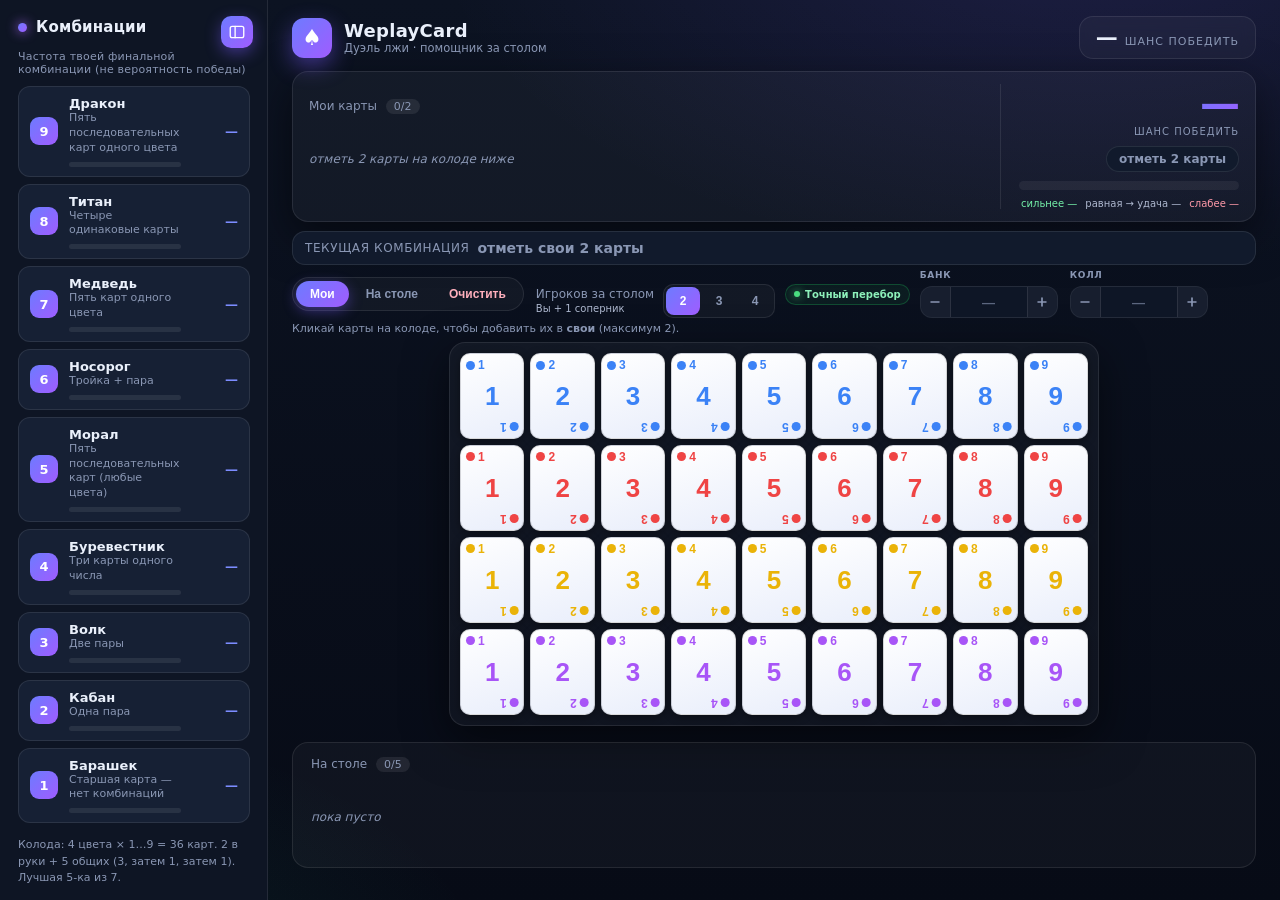
<file: index.html>
<!DOCTYPE html>
<html lang="ru">
<head>
  <meta charset="UTF-8" />
  <meta name="viewport" content="width=device-width, initial-scale=1.0" />
  <title>WeplayCard — Помощник дуэли лжи</title>
  <link rel="preconnect" href="https://fonts.googleapis.com" />
  <link rel="stylesheet" href="styles.css?v=13" />
</head>
<body>
  <!-- Ловитель ошибок: если JS упадёт — покажем баннер, а не пустоту -->
  <div id="errBanner" class="err-banner" hidden></div>

  <div class="app">
    <!-- Сворачиваемый сайдбар: комбинации -->
    <aside class="sidebar" id="rules">
      <button class="sidebar-toggle" id="rulesToggle" aria-label="Свернуть/развернуть">
        <svg viewBox="0 0 24 24" width="18" height="18"><rect x="3" y="4.5" width="18" height="15" rx="2.5" fill="none" stroke="currentColor" stroke-width="1.8"/><line x1="9.5" y1="4.5" x2="9.5" y2="19.5" stroke="currentColor" stroke-width="1.8" stroke-linecap="round"/></svg>
      </button>
      <div class="sidebar-inner">
        <div class="sidebar-head">
          <span class="sb-dot"></span>
          <h2>Комбинации</h2>
        </div>
        <div class="combo-caption">Частота твоей финальной комбинации (не вероятность победы)</div>
        <div class="combo-list" id="rulesBody"></div>
        <div class="sidebar-note">
          Колода: 4 цвета × 1…9 = 36 карт. 2 в руки + 5 общих (3, затем 1, затем 1). Лучшая 5-ка из 7.
        </div>
        <div class="sidebar-note warn">
          ⚠️ Честная математика: блеф и чтение оппонента не учитываются.
        </div>
      </div>
      <div class="sidebar-collapsed-label">Комбинации</div>
    </aside>

    <!-- Рабочая зона -->
    <main class="workspace">
      <header class="topbar">
        <div class="brand">
          <div class="logo">♠</div>
          <div class="brand-text">
            <b>WeplayCard</b>
            <span>Дуэль лжи · помощник за столом</span>
          </div>
        </div>
        <div class="top-equity" id="topEquity" title="Шанс стать единственным победителем; при равной комбинации исход решает удача">
          <span class="te-val" id="topVal">—</span>
          <span class="te-cap">шанс победить</span>
        </div>
      </header>

      <!-- Мои карты + живой % -->
      <section class="hand-row">
        <div class="hand-left">
          <div class="row-label">Мои карты <span class="count" id="heroCount">0/2</span></div>
          <div class="hand-cards" id="heroCards">
            <span class="placeholder">отметь 2 карты на колоде ниже</span>
          </div>
        </div>
        <div class="hand-right">
          <div class="equity-readout" title="Шанс стать единственным победителем; при равной комбинации исход решает удача">
            <span class="er-value" id="ebValue">—</span>
            <span class="er-cap">шанс победить</span>
          </div>
          <div class="reco-chip" id="recoChip">отметь 2 карты</div>
          <div class="seg" id="segBar" hidden>
            <div class="seg-win" id="segWin"></div>
            <div class="seg-tie" id="segTie"></div>
            <div class="seg-lose" id="segLose"></div>
          </div>
          <div class="outcome-breakdown" id="outcomeBreakdown" hidden aria-live="polite">
            <span class="outcome-win" id="outWin">сильнее —</span>
            <span class="outcome-tie" id="outTie">равная → удача —</span>
            <span class="outcome-lose" id="outLose">слабее —</span>
          </div>
        </div>
      </section>

      <!-- Текущая комбинация -->
      <div class="combo-now" id="comboNow">
        <span class="cn-label">Текущая комбинация</span>
        <span class="cn-value muted">отметь свои карты и минимум 3 общих</span>
      </div>

      <!-- Контролы -->
      <div class="controls">
        <div class="segmented" role="group">
          <button class="seg-btn active" data-mode="hero" id="modeHero">Мои</button>
          <button class="seg-btn" data-mode="table" id="modeTable">На столе</button>
          <button class="seg-btn ghost" id="clearBtn">Очистить</button>
        </div>
        <div class="opts">
          <div class="opt-group players-group">
            <div class="players-labels">
              <span class="opt-label">Игроков за столом</span>
              <span class="players-note" id="playerNote">Вы + 1 соперник</span>
            </div>
            <div class="stepper" role="group" aria-label="Всего игроков за столом">
              <button class="stepper-btn active" data-players="2" title="2 игрока: вы и 1 соперник" aria-label="2 игрока: вы и 1 соперник">2</button>
              <button class="stepper-btn" data-players="3" title="3 игрока: вы и 2 соперника" aria-label="3 игрока: вы и 2 соперника">3</button>
              <button class="stepper-btn" data-players="4" title="4 игрока: вы и 3 соперника" aria-label="4 игрока: вы и 3 соперника">4</button>
            </div>
          </div>
          <div class="exact-status" id="calcStatus" title="Все доступные расклады перебираются точно; случайные итерации не используются">
            <span class="exact-status-dot"></span><span id="calcStatusText">Точный перебор</span>
          </div>
          <div class="opt-group num-group">
            <label class="field field--num" for="potInput">
              <span class="field-label">Банк</span>
              <div class="num-input" data-input="potInput">
                <button class="num-btn" type="button" data-dir="-1" aria-label="меньше">
                  <svg viewBox="0 0 16 16" width="14" height="14" aria-hidden="true"><path d="M3.5 8h9" stroke="currentColor" stroke-width="1.9" stroke-linecap="round"/></svg>
                </button>
                <input type="number" id="potInput" min="0" max="100000" step="10" placeholder="—" inputmode="numeric" autocomplete="off" />
                <button class="num-btn" type="button" data-dir="1" aria-label="больше">
                  <svg viewBox="0 0 16 16" width="14" height="14" aria-hidden="true"><path d="M8 3.5v9M3.5 8h9" stroke="currentColor" stroke-width="1.9" stroke-linecap="round"/></svg>
                </button>
              </div>
            </label>
            <label class="field field--num" for="betInput">
              <span class="field-label">Колл</span>
              <div class="num-input" data-input="betInput">
                <button class="num-btn" type="button" data-dir="-1" aria-label="меньше">
                  <svg viewBox="0 0 16 16" width="14" height="14" aria-hidden="true"><path d="M3.5 8h9" stroke="currentColor" stroke-width="1.9" stroke-linecap="round"/></svg>
                </button>
                <input type="number" id="betInput" min="0" max="100000" step="5" placeholder="—" inputmode="numeric" autocomplete="off" />
                <button class="num-btn" type="button" data-dir="1" aria-label="больше">
                  <svg viewBox="0 0 16 16" width="14" height="14" aria-hidden="true"><path d="M8 3.5v9M3.5 8h9" stroke="currentColor" stroke-width="1.9" stroke-linecap="round"/></svg>
                </button>
              </div>
            </label>
          </div>
        </div>
      </div>

      <!-- Решение по ставке: превращает процент в понятный порог и EV -->
      <section class="call-math" id="callMath" hidden aria-live="polite">
        <div class="call-math-heading">
          <span class="call-math-kicker">Решение по коллу</span>
          <span class="call-math-caption">Банк указан до колла</span>
        </div>
        <div class="call-math-stat">
          <span>Нужно для колла</span>
          <b id="callNeed">—</b>
        </div>
        <div class="call-math-stat">
          <span>Запас к порогу</span>
          <b id="callEdge">—</b>
        </div>
        <div class="call-math-stat call-math-ev">
          <span>Ожидаемый результат колла</span>
          <b id="callEv">—</b>
        </div>
        <p class="call-math-note" id="callMathNote"></p>
      </section>

      <p class="hint" id="modeHint">Кликай карты на колоде, чтобы добавить их в <b>свои</b> (максимум 2).</p>

      <!-- Колода -->
      <div class="deck" id="cardGrid"></div>

      <!-- Стол -->
      <section class="table-row">
        <div class="row-label">На столе <span class="count" id="tableCount">0/5</span></div>
        <div class="hand-cards" id="tableCards">
          <span class="placeholder">пока пусто</span>
        </div>
      </section>
    </main>
  </div>

  <script src="engine.js?v=13"></script>
  <script src="app.js?v=13"></script>
</body>
</html>
</file>
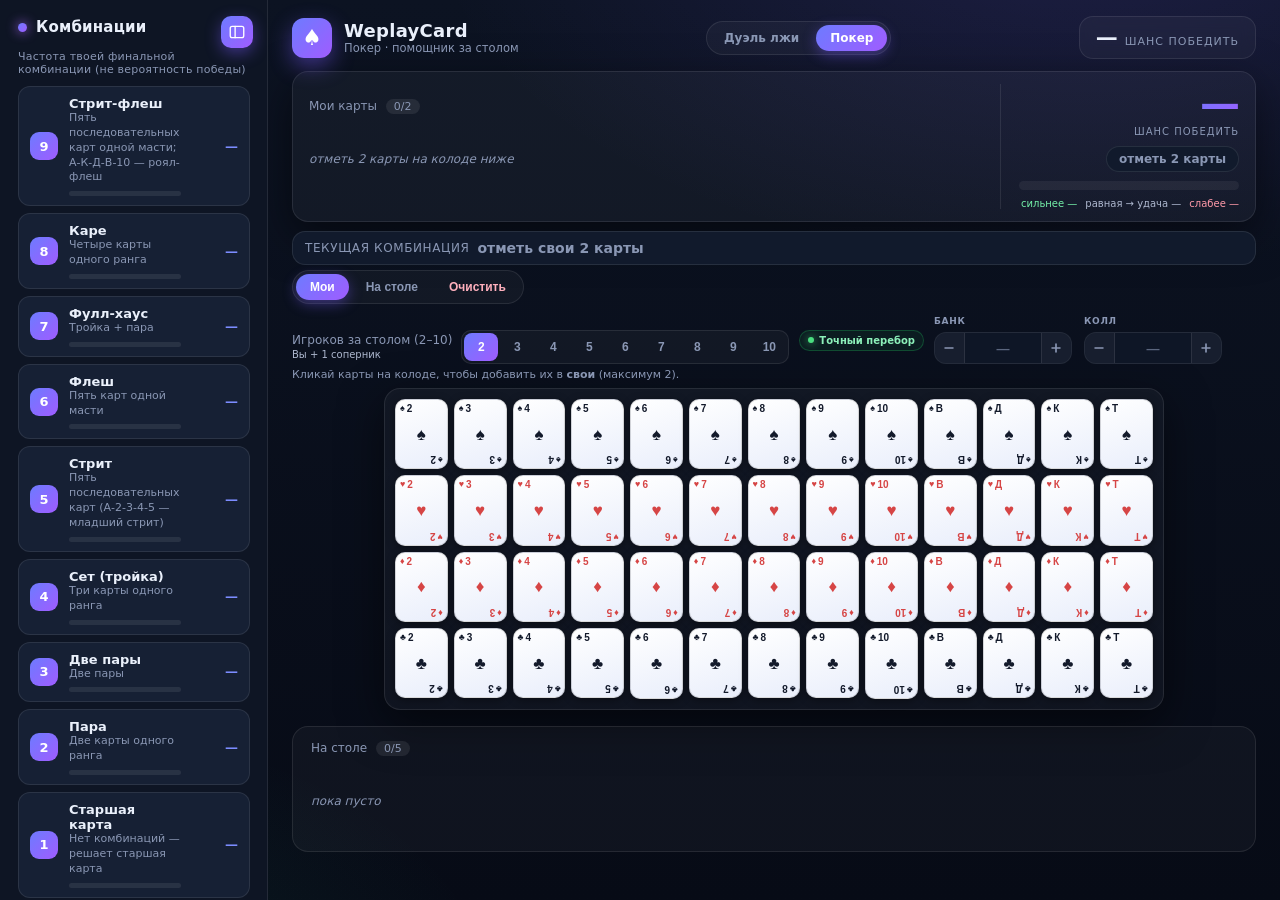
<file: poker-standalone.html>
<!DOCTYPE html>
<html lang="ru">
<head>
  <meta charset="UTF-8" />
  <meta name="viewport" content="width=device-width, initial-scale=1.0" />
  <title>WeplayCard — Помощник покера</title>
  <style>
:root {
  --bg-0: #070b16;
  --bg-1: #0c1322;
  --panel: rgba(255, 255, 255, 0.035);
  --panel-solid: #111a2c;
  --border: rgba(255, 255, 255, 0.09);
  --border-strong: rgba(255, 255, 255, 0.16);
  --text: #eaf0fb;
  --muted: #8a97b4;
  --accent: #7c8cff;
  --accent-2: #b06bff;
  --grad: linear-gradient(135deg, #6d7bff 0%, #a05cff 100%);
  --hero: #4f8bff;
  --table: #2dd4a7;
  --raise: #22c55e;
  --call: #4f8bff;
  --warn: #f59e0b;
  --fold: #f43f5e;
  --c-blue: #3b82f6;
  --c-red: #ef4444;
  --c-yellow: #eab308;
  --c-violet: #a855f7;
  --radius: 16px;
  --shadow: 0 14px 44px rgba(0, 0, 0, 0.5);
  font-family: "Inter", -apple-system, BlinkMacSystemFont, "Segoe UI", Roboto, system-ui, sans-serif;
}

* { box-sizing: border-box; }
html, body { margin: 0; height: 100%; }
body {
  background:
    radial-gradient(1100px 600px at 85% -10%, rgba(123, 92, 255, 0.16), transparent 60%),
    radial-gradient(900px 500px at 0% 110%, rgba(45, 212, 167, 0.10), transparent 55%),
    linear-gradient(180deg, var(--bg-1), var(--bg-0));
  color: var(--text);
  font-size: 14px;
  -webkit-font-smoothing: antialiased;
}

/* Баннер ошибок */
.err-banner {
  position: fixed; top: 0; left: 0; right: 0; z-index: 999;
  background: #3b0d16; color: #ffd7df; border-bottom: 1px solid #7f1d2e;
  padding: 10px 16px; font-size: 13px; font-family: ui-monospace, monospace;
}
.err-banner[hidden] { display: none; }

.app { display: flex; height: 100vh; overflow: hidden; }

/* ===== Сайдбар ===== */
.sidebar {
  position: relative; width: 268px; flex: 0 0 268px;
  background: #0e1524;
  border-right: 1px solid var(--border);
  transition: flex-basis .25s cubic-bezier(.4,0,.2,1), width .25s cubic-bezier(.4,0,.2,1);
  overflow: hidden;
}
.sidebar.collapsed { width: 54px; flex-basis: 54px; }
.sidebar-toggle {
  position: absolute; top: 16px; right: 14px; z-index: 3;
  width: 32px; height: 32px; border-radius: 10px; cursor: pointer; border: none;
  background: var(--grad); color: #fff; display: grid; place-items: center;
  box-shadow: 0 5px 16px rgba(123,92,255,0.45); transition: transform .25s, box-shadow .15s;
}
.sidebar-toggle:hover { box-shadow: 0 7px 22px rgba(123,92,255,0.6); }
.sidebar.collapsed .sidebar-toggle { transform: rotate(180deg); }
.sidebar-inner { width: 268px; height: 100%; padding: 18px; overflow-y: auto; }
.sidebar.collapsed .sidebar-inner { opacity: 0; pointer-events: none; }
.sidebar-head { display: flex; align-items: center; gap: 9px; margin-bottom: 14px; }
.sidebar-head h2 { margin: 0; font-size: 15px; letter-spacing: .2px; }
.sb-dot { width: 9px; height: 9px; border-radius: 50%; background: var(--grad); box-shadow: 0 0 12px var(--accent-2); }

.combo-caption { font-size: 11px; color: var(--muted); margin-bottom: 10px; letter-spacing: .2px; }
.combo-list { display: flex; flex-direction: column; gap: 7px; }
.combo-item {
  display: grid; grid-template-columns: auto 1fr auto; gap: 11px; align-items: center;
  background: #162034; border: 1px solid var(--border); border-radius: 12px; padding: 9px 11px;
  transition: border-color .15s, transform .12s;
}
.combo-item:hover { border-color: var(--border-strong); transform: translateX(2px); }
.combo-item.is-current { border-color: rgba(124,140,255,0.55); background: rgba(124,140,255,0.10); box-shadow: 0 0 0 1px rgba(124,140,255,0.25) inset, 0 4px 16px rgba(124,140,255,0.15); transform: translateX(2px); }
.combo-item.is-current .combo-lvl { box-shadow: 0 0 0 3px rgba(124,140,255,0.30); }
.combo-lvl {
  width: 28px; height: 28px; border-radius: 9px; display: grid; place-items: center;
  font-weight: 800; font-size: 13px; color: #fff; background: var(--grad);
}
.combo-meta { min-width: 0; }
.combo-name { font-weight: 700; font-size: 13px; }
.combo-desc { font-size: 11px; color: var(--muted); line-height: 1.35; }
.combo-bar { height: 5px; border-radius: 20px; background: rgba(255,255,255,0.08); margin-top: 6px; overflow: hidden; }
.combo-bar-fill { height: 100%; width: 0%; background: var(--grad); border-radius: 20px; transition: width .25s ease; }
.combo-pct { font-weight: 800; font-size: 13px; color: var(--accent); text-align: right; min-width: 46px; }

.sidebar-note { font-size: 11px; color: var(--muted); line-height: 1.5; margin-top: 14px; }
.sidebar-note.warn { color: #ffb0bd; }
.sidebar-collapsed-label {
  position: absolute; top: 64px; left: 0; right: 0; text-align: center;
  writing-mode: vertical-rl; transform: rotate(180deg); margin: 0 auto;
  font-size: 11px; letter-spacing: 2px; color: var(--muted); text-transform: uppercase; opacity: 0; transition: opacity .2s;
}
.sidebar.collapsed .sidebar-collapsed-label { opacity: 1; }

/* ===== Рабочая зона ===== */
.workspace { flex: 1; min-width: 0; overflow-y: auto; padding: 16px 24px 28px; }
.workspace::-webkit-scrollbar { width: 10px; }
.workspace::-webkit-scrollbar-thumb { background: rgba(255,255,255,0.1); border-radius: 8px; }

.topbar { display: flex; justify-content: space-between; align-items: center; margin-bottom: 12px; gap: 16px; }
.brand { display: flex; align-items: center; gap: 12px; min-width: 0; }
.logo {
  width: 40px; height: 40px; border-radius: 12px; display: grid; place-items: center;
  font-size: 22px; color: #fff; background: var(--grad); box-shadow: 0 8px 22px rgba(123,92,255,0.45); flex: 0 0 auto;
}
.brand-text { display: flex; flex-direction: column; min-width: 0; }
.brand-text b { font-size: 18px; letter-spacing: .3px; }
.brand-text span { font-size: 11.5px; color: var(--muted); }
.top-equity {
  display: flex; align-items: baseline; gap: 7px; padding: 8px 16px; border-radius: 14px;
  background: var(--panel); border: 1px solid var(--border); backdrop-filter: blur(8px); flex: 0 0 auto;
}
.top-equity .te-val { font-size: 22px; font-weight: 800; }
.top-equity .te-cap { font-size: 11px; color: var(--muted); text-transform: uppercase; letter-spacing: 1px; }

/* Мои карты + equity */
.hand-row {
  display: flex; gap: 18px; align-items: stretch;
  background: var(--panel); border: 1px solid var(--border); border-radius: var(--radius);
  padding: 12px 16px; box-shadow: var(--shadow);
}
.hand-left { flex: 1; min-width: 0; display: flex; flex-direction: column; justify-content: center; }
.hand-right { display: flex; flex-direction: column; align-items: flex-end; justify-content: center; gap: 9px; padding-left: 18px; border-left: 1px solid var(--border); }
.row-label { font-size: 12px; color: var(--muted); margin-bottom: 10px; display: block; }
.row-label .count { font-size: 11px; background: rgba(255,255,255,0.08); padding: 1px 8px; border-radius: 20px; margin-left: 5px; }
.hand-cards { display: flex; flex-wrap: wrap; gap: 8px; align-items: center; min-height: 72px; }
.placeholder { color: var(--muted); font-size: 12px; font-style: italic; }

.equity-readout { text-align: right; line-height: 1; }
.equity-readout .er-value { font-size: 40px; font-weight: 900; letter-spacing: -1px;
  background: var(--grad); -webkit-background-clip: text; background-clip: text; -webkit-text-fill-color: transparent; }
.equity-readout .er-cap { display: block; font-size: 10px; color: var(--muted); margin-top: 3px; text-transform: uppercase; letter-spacing: 1px; }

.reco-chip { font-size: 12px; font-weight: 700; padding: 5px 12px; border-radius: 999px;
  background: var(--panel-solid); border: 1px solid var(--border); color: var(--muted); white-space: nowrap; }
.reco-chip.raise { color: #74f0a8; border-color: rgba(34,197,94,0.5); background: rgba(34,197,94,0.08); }
.reco-chip.call  { color: #9ec0ff; border-color: rgba(79,139,255,0.5); background: rgba(79,139,255,0.08); }
.reco-chip.warn  { color: #ffcf8a; border-color: rgba(245,158,11,0.5); background: rgba(245,158,11,0.08); }
.reco-chip.fold  { color: #ff9aa9; border-color: rgba(244,63,94,0.5); background: rgba(244,63,94,0.08); }

.seg { display: flex; width: 220px; height: 9px; border-radius: 20px; overflow: hidden; background: rgba(255,255,255,0.06); }
.seg > div { height: 100%; transition: width .25s ease; }
.seg-win { background: var(--raise); }
.seg-tie { background: #64748b; }
.seg-lose { background: var(--fold); }
.outcome-breakdown { display: flex; justify-content: flex-end; gap: 8px; font-size: 10px; line-height: 1; white-space: nowrap; }
.outcome-breakdown span { font-variant-numeric: tabular-nums; }
.outcome-win { color: #74f0a8; }
.outcome-tie { color: #aeb8cf; }
.outcome-lose { color: #ff9aa9; }

/* Текущая комбинация */
.combo-now {
  display: flex; align-items: center; gap: 8px; flex-wrap: wrap; margin: 9px 0 5px;
  background: var(--panel-solid); border: 1px solid var(--border); border-radius: 13px; padding: 8px 12px;
}
.combo-now .cn-label { font-size: 12px; color: var(--muted); text-transform: uppercase; letter-spacing: .6px; }
.combo-now .cn-value { font-weight: 800; font-size: 14px; }
.combo-now .cn-level { color: var(--muted); font-size: 12px; }
.combo-now .cn-equity { font-size: 13px; font-weight: 700; }
.combo-now .cn-freq { font-size: 12px; font-weight: 500; }
.combo-now .cn-note { font-size: 12px; }
.combo-now .pcard { width: 42px; height: 58px; flex: 0 0 auto; }
.combo-now .pcard .center { font-size: 16px; }

/* Контролы */
.controls { display: flex; gap: 12px; align-items: center; flex-wrap: wrap; margin: 0 0 2px; }
.segmented { display: inline-flex; background: var(--panel); border: 1px solid var(--border); border-radius: 999px; padding: 3px; gap: 3px; }
.seg-btn { border: none; background: transparent; color: var(--muted); padding: 6px 14px; border-radius: 999px; cursor: pointer; font-size: 12px; font-weight: 600; transition: all .18s; }
.seg-btn:hover { color: var(--text); }
.seg-btn.active { background: var(--grad); color: #fff; box-shadow: 0 4px 14px rgba(123,92,255,0.4); }
.seg-btn.ghost { color: #ffb0bd; }
.seg-btn.ghost:hover { color: #ffd0d8; }

.opts { display: flex; align-items: flex-end; gap: 10px; flex-wrap: wrap; }
.opt-group { display: flex; align-items: center; gap: 8px; }
.opt-label { font-size: 12px; color: var(--muted); }
.players-group { gap: 9px; }
.players-labels { display: flex; flex-direction: column; gap: 2px; }
.players-note { color: #aeb8cf; font-size: 10px; line-height: 1.2; white-space: nowrap; }
.exact-status { display: inline-flex; align-items: center; gap: 5px; align-self: center; color: #8df0ba; font-size: 10px; font-weight: 750; white-space: nowrap; padding: 4px 8px; border: 1px solid rgba(34,197,94,0.28); border-radius: 999px; background: rgba(34,197,94,0.07); }
.exact-status-dot { width: 6px; height: 6px; border-radius: 50%; background: #4ade80; box-shadow: 0 0 8px rgba(74,222,128,0.85); }
.exact-status.estimate { color: #ffcf8a; border-color: rgba(245,158,11,.34); background: rgba(245,158,11,.08); }
.exact-status.estimate .exact-status-dot { background: #fbbf24; box-shadow: 0 0 8px rgba(251,191,36,.8); }
.stepper { display: inline-flex; background: var(--panel); border: 1px solid var(--border); border-radius: 10px; padding: 2px; gap: 2px; }
.stepper-btn { border: none; background: transparent; color: var(--muted); min-width: 34px; height: 28px; border-radius: 8px; cursor: pointer; font-size: 12px; font-weight: 700; transition: all .15s; }
.stepper-btn:hover { color: var(--text); background: rgba(255,255,255,0.05); }
.stepper-btn.active { background: var(--grad); color: #fff; }

/* убираем системные стрелки у всех number */
input[type="number"]::-webkit-outer-spin-button,
input[type="number"]::-webkit-inner-spin-button { -webkit-appearance: none; margin: 0; }
input[type="number"] { -moz-appearance: textfield; appearance: textfield; }

.field { font-size: 11px; color: var(--muted); display: flex; flex-direction: column; gap: 5px; }
.field input { width: 92px; background: #0e1626; border: 1px solid var(--border); color: var(--text); border-radius: 10px; padding: 8px 10px; font-size: 13px; transition: border-color .15s, box-shadow .15s; }
.field input::placeholder { color: #5b667e; }
.field input:focus { outline: none; border-color: var(--accent); box-shadow: 0 0 0 3px rgba(124,140,255,0.25); }

/* компактные кастомные степперы для Банка / Колла */
.field--num { gap: 4px; }
.field-label { font-size: 9px; font-weight: 700; letter-spacing: .7px; text-transform: uppercase; color: var(--muted); }
.num-input {
  display: flex; align-items: stretch;
  background: #0e1626;
  border: 1px solid var(--border);
  border-radius: 12px;
  overflow: hidden;
  height: 32px;
  margin-top: 2px;
  transition: border-color .18s, box-shadow .18s, background .18s, transform .12s;
}
.num-input:hover { border-color: var(--border-strong); background: #111d33; }
.num-input:focus-within {
  border-color: var(--accent);
  box-shadow: 0 0 0 3px rgba(124,140,255,0.20), 0 8px 20px rgba(124,140,255,0.18);
  background: #111d33;
}
.num-input input {
  width: 76px; min-width: 0; flex: 1 1 auto;
  background: transparent; border: none; border-radius: 0;
  text-align: center; font-size: 13px; font-weight: 750;
  font-variant-numeric: tabular-nums; letter-spacing: .2px;
  padding: 0 6px; color: var(--text);
  outline: none; box-shadow: none;
}
.num-input input:focus { border-color: transparent; box-shadow: none; }
.num-input input::placeholder { color: #5b667e; font-weight: 600; }
.num-btn {
  width: 30px; flex: 0 0 30px;
  display: grid; place-items: center;
  background: rgba(255,255,255,0.035);
  border: none; color: var(--muted);
  cursor: pointer; user-select: none;
  transition: background .15s, color .15s, transform .10s;
}
.num-btn:hover { background: rgba(255,255,255,0.08); color: var(--text); }
.num-btn:active { background: var(--grad); color: #fff; transform: scale(0.96); }
.num-btn:focus-visible { outline: 2px solid var(--accent); outline-offset: -2px; z-index: 1; }
.num-btn:first-child { border-right: 1px solid var(--border); }
.num-btn:last-child { border-left: 1px solid var(--border); }
.num-group { gap: 12px; }
@media (max-width: 640px) {
  .num-input input { width: 72px; }
  .num-group { gap: 8px; }
}

/* Пот-оддсы в действии: порог, запас и EV решения о колле */
.call-math {
  display: grid; grid-template-columns: minmax(150px, 1.35fr) repeat(3, minmax(110px, 1fr));
  gap: 10px; align-items: stretch; margin: 10px 0 4px; padding: 11px 14px;
  background: linear-gradient(100deg, rgba(79,139,255,.12), rgba(45,212,167,.07));
  border: 1px solid rgba(111,157,255,.28); border-radius: var(--radius);
}
.call-math[hidden] { display: none; }
.call-math-heading { display: flex; flex-direction: column; justify-content: center; gap: 3px; }
.call-math-kicker { font-size: 12px; font-weight: 800; text-transform: uppercase; letter-spacing: .7px; color: #cbd9ff; }
.call-math-caption, .call-math-stat span, .call-math-note { font-size: 10px; color: var(--muted); }
.call-math-stat { display: flex; flex-direction: column; justify-content: center; gap: 4px; padding-left: 12px; border-left: 1px solid rgba(255,255,255,.10); }
.call-math-stat b { font-size: 17px; font-variant-numeric: tabular-nums; }
.call-math-ev b { font-size: 19px; }
.call-math .positive { color: #74f0a8; }
.call-math .negative { color: #ff9aa9; }
.call-math-note { grid-column: 1 / -1; margin: -1px 0 0; line-height: 1.35; }

.hint { font-size: 11px; color: var(--muted); margin: 4px 0 7px; }

/* Колода — гибкая сетка 9 колонок: карты подстраиваются под ширину, скроллбара нет */
.deck {
  display: grid; grid-template-columns: repeat(9, minmax(0, 1fr)); gap: 6px;
  max-width: 650px; margin: 0 auto; padding: 10px;
  background: var(--panel); border: 1px solid var(--border); border-radius: var(--radius); box-shadow: var(--shadow);
}

/* Карта */
.pcard {
  --c: #3b82f6;
  position: relative; width: 100%; aspect-ratio: 3 / 4; border-radius: 10px;
  background: linear-gradient(160deg, #ffffff, #e9eefb);
  border: 1px solid rgba(0,0,0,0.14); color: #0b1220;
  box-shadow: 0 2px 8px rgba(0,0,0,0.4); overflow: hidden;
  display: flex; flex-direction: column; justify-content: center; align-items: center;
}
.pcard .corner { position: absolute; top: 4px; left: 5px; display: flex; align-items: center; gap: 3px; font-size: 12px; font-weight: 800; color: var(--c); }
.pcard .corner .pip { width: 9px; height: 9px; border-radius: 50%; background: var(--c); }
.pcard .center { font-size: 26px; font-weight: 900; color: var(--c); line-height: 1; }
.pcard .corner.br { top: auto; bottom: 4px; left: auto; right: 5px; transform: rotate(180deg); }

/* Ячейка колоды */
.card-cell { cursor: pointer; border: 1px solid rgba(0,0,0,0.14); transition: transform .12s ease, box-shadow .15s ease; }
.card-cell:hover { transform: translateY(-3px); box-shadow: 0 10px 22px rgba(0,0,0,0.5); }
.card-cell:active { transform: translateY(-1px) scale(.97); }
.card-cell.hero { border: 2px solid var(--hero); box-shadow: 0 0 0 3px rgba(79,139,255,0.35), 0 8px 20px rgba(79,139,255,0.3); }
.card-cell.table { border: 2px solid var(--table); box-shadow: 0 0 0 3px rgba(45,212,167,0.35), 0 8px 20px rgba(45,212,167,0.25); }
.card-cell:focus-visible { outline: 2px solid var(--accent); outline-offset: 2px; }

/* Карты в выборках чуть крупнее */
.hand-cards .pcard { width: 56px; height: 78px; }
.hand-cards .pcard .center { font-size: 22px; }

/* Строка стола */
.table-row { margin-top: 16px; background: var(--panel); border: 1px solid var(--border); border-radius: var(--radius); padding: 14px 18px; }
.table-row .row-label { margin-bottom: 10px; }

.muted { color: var(--muted); }

/* Адаптив: на узких экранах сайдбар уезжает в оверлей, контент занимает всю ширину */
@media (max-width: 1024px) {
  .sidebar { position: absolute; z-index: 40; height: 100%; box-shadow: 0 0 60px rgba(0,0,0,0.6); }
  .app { position: relative; }
}
@media (max-width: 640px) {
  .hand-row { flex-direction: column; }
  .hand-right { align-items: flex-start; border-left: none; border-top: 1px solid var(--border); padding-left: 0; padding-top: 12px; }
  .equity-readout { text-align: left; }
  .outcome-breakdown { justify-content: flex-start; flex-wrap: wrap; }
  .call-math { grid-template-columns: 1fr 1fr; gap: 8px; }
  .call-math-heading { grid-column: 1 / -1; }
  .call-math-stat { padding: 8px 0 0; border-left: none; border-top: 1px solid rgba(255,255,255,.10); }
  .workspace { padding: 16px 14px 32px; }
  .deck { gap: 6px; max-width: 100%; }
  .hand-cards .pcard { width: 48px; height: 66px; }
  .hand-cards .pcard .center { font-size: 18px; }
}

/* ===== Навигация между страницами (Дуэль лжи ↔ Покер) ===== */
.nav-tabs {
  display: inline-flex; background: var(--panel); border: 1px solid var(--border);
  border-radius: 999px; padding: 3px; gap: 3px; flex: 0 0 auto;
}
.nav-tab {
  border: none; background: transparent; color: var(--muted);
  padding: 6px 14px; border-radius: 999px; cursor: pointer;
  font-size: 12px; font-weight: 700; text-decoration: none; transition: all .18s;
}
.nav-tab:hover { color: var(--text); background: rgba(255,255,255,0.05); }
.nav-tab.active { background: var(--grad); color: #fff; box-shadow: 0 4px 14px rgba(123,92,255,0.4); }
@media (max-width: 640px) {
  .nav-tab { padding: 5px 10px; font-size: 11px; }
}

/* ===== Покер: колода 52 карты (13 рангов × 4 масти) ===== */
.deck--poker { grid-template-columns: repeat(13, minmax(0, 1fr)); max-width: 780px; }
.deck--poker .pcard .corner { font-size: 10px; gap: 2px; top: 3px; left: 4px; }
.deck--poker .pcard .corner.br { top: auto; bottom: 3px; right: 4px; }
.deck--poker .pcard .center { font-size: 17px; }
@media (max-width: 640px) {
  .deck--poker { gap: 4px; }
  .deck--poker .pcard .corner { font-size: 8px; }
  .deck--poker .pcard .center { font-size: 13px; }
}

/* Масти: черные ♠♣ и красные ♥♦ */
.pcard.is-red { --c: #d64545; }
.pcard.is-black { --c: #131a2b; }
.pcard .corner .pip.poker-suit {
  width: auto; height: auto; border-radius: 0; background: transparent; font-size: 11px; line-height: 1;
}
.deck--poker .pcard .corner .pip.poker-suit { font-size: 9px; }
.hand-cards .pcard .center { color: var(--c); }

</style>
</head>
<body>
  <!-- Ловитель ошибок: если JS упадёт — покажем баннер, а не пустоту -->
  <div id="errBanner" class="err-banner" hidden></div>

  <div class="app">
    <!-- Сворачиваемый сайдбар: комбинации -->
    <aside class="sidebar" id="rules">
      <button class="sidebar-toggle" id="rulesToggle" aria-label="Свернуть/развернуть">
        <svg viewBox="0 0 24 24" width="18" height="18"><rect x="3" y="4.5" width="18" height="15" rx="2.5" fill="none" stroke="currentColor" stroke-width="1.8"/><line x1="9.5" y1="4.5" x2="9.5" y2="19.5" stroke="currentColor" stroke-width="1.8" stroke-linecap="round"/></svg>
      </button>
      <div class="sidebar-inner">
        <div class="sidebar-head">
          <span class="sb-dot"></span>
          <h2>Комбинации</h2>
        </div>
        <div class="combo-caption">Частота твоей финальной комбинации (не вероятность победы)</div>
        <div class="combo-list" id="rulesBody"></div>
        <div class="sidebar-note">
          Колода: 52 карты — 4 масти (♠ ♥ ♦ ♣) × 13 рангов (2…A). 2 в руки + 5 общих (3, затем 1, затем 1). Лучшая 5-ка из 7.
        </div>
        <div class="sidebar-note warn">
          ⚠️ Честная математика: блеф и чтение оппонента не учитываются.
        </div>
      </div>
      <div class="sidebar-collapsed-label">Комбинации</div>
    </aside>

    <!-- Рабочая зона -->
    <main class="workspace">
      <header class="topbar">
        <div class="brand">
          <div class="logo">♠</div>
          <div class="brand-text">
            <b>WeplayCard</b>
            <span>Покер · помощник за столом</span>
          </div>
        </div>
        <nav class="nav-tabs" aria-label="Выбор игры">
          <a class="nav-tab" href="weplaycard-standalone.html">Дуэль лжи</a>
          <a class="nav-tab active" href="poker-standalone.html" aria-current="page">Покер</a>
        </nav>
        <div class="top-equity" id="topEquity" title="Шанс стать единственным победителем; при равной комбинации исход решает удача">
          <span class="te-val" id="topVal">—</span>
          <span class="te-cap">шанс победить</span>
        </div>
      </header>

      <!-- Мои карты + живой % -->
      <section class="hand-row">
        <div class="hand-left">
          <div class="row-label">Мои карты <span class="count" id="heroCount">0/2</span></div>
          <div class="hand-cards" id="heroCards">
            <span class="placeholder">отметь 2 карты на колоде ниже</span>
          </div>
        </div>
        <div class="hand-right">
          <div class="equity-readout" title="Шанс стать единственным победителем; при равной комбинации исход решает удача">
            <span class="er-value" id="ebValue">—</span>
            <span class="er-cap">шанс победить</span>
          </div>
          <div class="reco-chip" id="recoChip">отметь 2 карты</div>
          <div class="seg" id="segBar" hidden>
            <div class="seg-win" id="segWin"></div>
            <div class="seg-tie" id="segTie"></div>
            <div class="seg-lose" id="segLose"></div>
          </div>
          <div class="outcome-breakdown" id="outcomeBreakdown" hidden aria-live="polite">
            <span class="outcome-win" id="outWin">сильнее —</span>
            <span class="outcome-tie" id="outTie">равная → удача —</span>
            <span class="outcome-lose" id="outLose">слабее —</span>
          </div>
        </div>
      </section>

      <!-- Текущая комбинация -->
      <div class="combo-now" id="comboNow">
        <span class="cn-label">Текущая комбинация</span>
        <span class="cn-value muted">отметь свои карты и минимум 3 общих</span>
      </div>

      <!-- Контролы -->
      <div class="controls">
        <div class="segmented" role="group">
          <button class="seg-btn active" data-mode="hero" id="modeHero">Мои</button>
          <button class="seg-btn" data-mode="table" id="modeTable">На столе</button>
          <button class="seg-btn ghost" id="clearBtn">Очистить</button>
        </div>
        <div class="opts">
          <div class="opt-group players-group">
            <div class="players-labels">
              <span class="opt-label">Игроков за столом (2–10)</span>
              <span class="players-note" id="playerNote">Вы + 1 соперник</span>
            </div>
            <div class="stepper" role="group" aria-label="Всего игроков за столом">
              <button class="stepper-btn active" data-players="2" title="2 игрока: вы и 1 соперник" aria-label="2 игрока: вы и 1 соперник">2</button>
              <button class="stepper-btn" data-players="3" title="3 игрока: вы и 2 соперника" aria-label="3 игрока: вы и 2 соперника">3</button>
              <button class="stepper-btn" data-players="4" title="4 игрока: вы и 3 соперника" aria-label="4 игрока: вы и 3 соперника">4</button>
              <button class="stepper-btn" data-players="5" title="5 игроков: вы и 4 соперника" aria-label="5 игроков: вы и 4 соперника">5</button>
              <button class="stepper-btn" data-players="6" title="6 игроков: вы и 5 соперников" aria-label="6 игроков: вы и 5 соперников">6</button>
              <button class="stepper-btn" data-players="7" title="7 игроков: вы и 6 соперников" aria-label="7 игроков: вы и 6 соперников">7</button>
              <button class="stepper-btn" data-players="8" title="8 игроков: вы и 7 соперников" aria-label="8 игроков: вы и 7 соперников">8</button>
              <button class="stepper-btn" data-players="9" title="9 игроков: вы и 8 соперников" aria-label="9 игроков: вы и 8 соперников">9</button>
              <button class="stepper-btn" data-players="10" title="10 игроков: вы и 9 соперников" aria-label="10 игроков: вы и 9 соперников">10</button>
            </div>
          </div>
          <div class="exact-status" id="calcStatus" title="Все доступные расклады перебираются точно; случайные итерации не используются">
            <span class="exact-status-dot"></span><span id="calcStatusText">Точный перебор</span>
          </div>
          <div class="opt-group num-group">
            <label class="field field--num" for="potInput">
              <span class="field-label">Банк</span>
              <div class="num-input" data-input="potInput">
                <button class="num-btn" type="button" data-dir="-1" aria-label="меньше">
                  <svg viewBox="0 0 16 16" width="14" height="14" aria-hidden="true"><path d="M3.5 8h9" stroke="currentColor" stroke-width="1.9" stroke-linecap="round"/></svg>
                </button>
                <input type="number" id="potInput" min="0" max="100000" step="10" placeholder="—" inputmode="numeric" autocomplete="off" />
                <button class="num-btn" type="button" data-dir="1" aria-label="больше">
                  <svg viewBox="0 0 16 16" width="14" height="14" aria-hidden="true"><path d="M8 3.5v9M3.5 8h9" stroke="currentColor" stroke-width="1.9" stroke-linecap="round"/></svg>
                </button>
              </div>
            </label>
            <label class="field field--num" for="betInput">
              <span class="field-label">Колл</span>
              <div class="num-input" data-input="betInput">
                <button class="num-btn" type="button" data-dir="-1" aria-label="меньше">
                  <svg viewBox="0 0 16 16" width="14" height="14" aria-hidden="true"><path d="M3.5 8h9" stroke="currentColor" stroke-width="1.9" stroke-linecap="round"/></svg>
                </button>
                <input type="number" id="betInput" min="0" max="100000" step="5" placeholder="—" inputmode="numeric" autocomplete="off" />
                <button class="num-btn" type="button" data-dir="1" aria-label="больше">
                  <svg viewBox="0 0 16 16" width="14" height="14" aria-hidden="true"><path d="M8 3.5v9M3.5 8h9" stroke="currentColor" stroke-width="1.9" stroke-linecap="round"/></svg>
                </button>
              </div>
            </label>
          </div>
        </div>
      </div>

      <!-- Решение по ставке: превращает процент в понятный порог и EV -->
      <section class="call-math" id="callMath" hidden aria-live="polite">
        <div class="call-math-heading">
          <span class="call-math-kicker">Решение по коллу</span>
          <span class="call-math-caption">Банк указан до колла</span>
        </div>
        <div class="call-math-stat">
          <span>Нужно для колла</span>
          <b id="callNeed">—</b>
        </div>
        <div class="call-math-stat">
          <span>Запас к порогу</span>
          <b id="callEdge">—</b>
        </div>
        <div class="call-math-stat call-math-ev">
          <span>Ожидаемый результат колла</span>
          <b id="callEv">—</b>
        </div>
        <p class="call-math-note" id="callMathNote"></p>
      </section>

      <p class="hint" id="modeHint">Кликай карты на колоде, чтобы добавить их в <b>свои</b> (максимум 2).</p>

      <!-- Колода 52 карты: 13 рангов × 4 масти -->
      <div class="deck deck--poker" id="cardGrid"></div>

      <!-- Стол -->
      <section class="table-row">
        <div class="row-label">На столе <span class="count" id="tableCount">0/5</span></div>
        <div class="hand-cards" id="tableCards">
          <span class="placeholder">пока пусто</span>
        </div>
      </section>
    </main>
  </div>

  <script>
/*
 * poker-engine.js — ядро покера (Техасский Холдем, колода 52 карты).
 *
 * Это чистая логика без DOM, работает и в браузере, и в Node.js.
 * В браузере доступно как window.PokerEngine, в Node — через require('./poker-engine.js').
 *
 * Колода: 4 масти (Пики, Червы, Бубны, Крести) × 13 рангов (2..A) = 52 карты.
 * Раздача как в Холдеме: 2 карты в руки + 5 общих (3, потом 1, потом 1).
 * Комбинации ранжируются стандартно для покера (уровень 1 — слабейшая, 9 — сильнейшая):
 *  1 Старшая карта · 2 Пара · 3 Две пары · 4 Сет · 5 Стрит ·
 *  6 Флеш · 7 Фулл-хаус · 8 Каре · 9 Стрит-флеш (роял-флеш — его вершина).
 *
 * Математика та же, что в engine.js (версия «Дуэли лжи»): когда полный перебор
 * умещается в возможности браузера — считаем все допустимые расклады точно,
 * иначе честно помеченную статистическую оценку с 95% доверительным интервалом.
 */
(function (root, factory) {
  if (typeof module === 'object' && module.exports) module.exports = factory();
  else root.PokerEngine = factory();
})(typeof self !== 'undefined' ? self : this, function () {
  'use strict';

  // --- Справочники -----------------------------------------------------------
  const SUITS = [
    { id: 0, name: 'Пики',     glyph: '♠', color: 'black' },
    { id: 1, name: 'Червы',    glyph: '♥', color: 'red' },
    { id: 2, name: 'Бубны',    glyph: '♦', color: 'red' },
    { id: 3, name: 'Крести',   glyph: '♣', color: 'black' },
  ];

  // Ранг 2..14 (14 = туз). Названия для интерфейса.
  const RANK_NAMES = {
    2: '2', 3: '3', 4: '4', 5: '5', 6: '6', 7: '7', 8: '8', 9: '9', 10: '10',
    11: 'В', 12: 'Д', 13: 'К', 14: 'Т',
  };
  const RANK_FULL = {
    2: 'двойка', 3: 'тройка', 4: 'четвёрка', 5: 'пятёрка', 6: 'шестёрка',
    7: 'семёрка', 8: 'восьмёрка', 9: 'девятка', 10: 'десятка',
    11: 'валет', 12: 'дама', 13: 'король', 14: 'туз',
  };

  // Уровень = сила комбинации (чем выше, тем сильнее), стандартный покерный порядок.
  const LEVEL_NAMES = {
    1: 'Старшая карта',
    2: 'Пара',
    3: 'Две пары',
    4: 'Сет (тройка)',
    5: 'Стрит',
    6: 'Флеш',
    7: 'Фулл-хаус',
    8: 'Каре',
    9: 'Стрит-флеш',
  };

  const LEVEL_DESC = {
    1: 'Нет комбинаций — решает старшая карта',
    2: 'Две карты одного ранга',
    3: 'Две пары',
    4: 'Три карты одного ранга',
    5: 'Пять последовательных карт (А-2-3-4-5 — младший стрит)',
    6: 'Пять карт одной масти',
    7: 'Тройка + пара',
    8: 'Четыре карты одного ранга',
    9: 'Пять последовательных карт одной масти; А-К-Д-В-10 — роял-флеш',
  };

  // --- Базовые утилиты -------------------------------------------------------
  function buildDeck() {
    const d = [];
    for (let s = 0; s < 4; s++) for (let r = 2; r <= 14; r++) d.push({ s, r });
    return d;
  }

  // Уникальный ключ карты (масть*100 + ранг), чтобы быстро сравнивать/исключать.
  function cardKey(card) { return card.s * 100 + card.r; }

  function cardLabel(card) {
    return (SUITS[card.s] ? SUITS[card.s].glyph : '?') + (RANK_NAMES[card.r] || card.r);
  }

  function shuffle(arr, rng) {
    rng = rng || Math.random;
    for (let i = arr.length - 1; i > 0; i--) {
      const j = Math.floor(rng() * (i + 1));
      const t = arr[i]; arr[i] = arr[j]; arr[j] = t;
    }
    return arr;
  }

  // Все сочетания по k элементов из массива индексов.
  function combinations(arr, k) {
    const res = [];
    (function rec(start, combo) {
      if (combo.length === k) { res.push(combo.slice()); return; }
      for (let i = start; i < arr.length; i++) {
        combo.push(arr[i]); rec(i + 1, combo); combo.pop();
      }
    })(0, []);
    return res;
  }

  // Лексикографическое сравнение массивов-счёта (для определения победителя).
  function compareScore(a, b) {
    const n = Math.max(a.length, b.length);
    for (let i = 0; i < n; i++) {
      const x = a[i] || 0, y = b[i] || 0;
      if (x !== y) return x > y ? 1 : -1;
    }
    return 0;
  }

  // Старший стрит по битовой маске рангов. Возвращает старшую карту стрита
  // или 0. А-2-3-4-5 («колесо») считается младшим стритом со старшей пятёркой.
  function straightHigh(mask) {
    for (let high = 14; high >= 6; high--) {
      let ok = true;
      for (let r = high - 4; r <= high; r++) {
        if ((mask & (1 << r)) === 0) { ok = false; break; }
      }
      if (ok) return high;
    }
    // Колесо: биты 2,3,4,5 + туз (14) как младший.
    if ((mask & (1 << 14)) && (mask & 0b111100) === 0b111100) return 5;
    return 0;
  }

  // --- Оценка ровно 5 карт ---------------------------------------------------
  // Возвращает { level, name, score:[level, ...тайбрейк], cards }.
  function evaluate5(cards) {
    const rankCounts = {};
    const suitCounts = {};
    cards.forEach(x => {
      rankCounts[x.r] = (rankCounts[x.r] || 0) + 1;
      suitCounts[x.s] = (suitCounts[x.s] || 0) + 1;
    });

    const isFlush = Object.keys(suitCounts).some(s => suitCounts[s] === 5);
    let mask = 0;
    Object.keys(rankCounts).forEach(r => { mask |= (1 << Number(r)); });
    const straight = straightHigh(mask);

    // Группируем по рангам: сначала по количеству, потом по старшинству.
    const groups = Object.keys(rankCounts)
      .map(r => ({ r: +r, n: rankCounts[r] }))
      .sort((a, b) => (b.n - a.n) || (b.r - a.r));

    let quad = null, trip = null, pairs = [];
    groups.forEach(g => {
      if (g.n === 4) quad = g.r;
      else if (g.n === 3) trip = g.r;
      else if (g.n === 2) pairs.push(g.r);
    });
    pairs.sort((a, b) => b - a);
    const singles = groups.filter(g => g.n === 1).map(g => g.r).sort((a, b) => b - a);
    const desc = cards.map(x => x.r).sort((a, b) => b - a);

    let level, score;

    if (isFlush && straight) {
      level = 9;                                  // Стрит-флеш (роял при старшей A)
      score = [9, straight];
    } else if (quad !== null) {
      level = 8;                                  // Каре
      score = [8, quad, singles[0]];
    } else if (trip !== null && pairs.length >= 1) {
      level = 7;                                  // Фулл-хаус
      score = [7, trip, pairs[0]];
    } else if (isFlush) {
      level = 6;                                  // Флеш
      score = [6, ...desc];
    } else if (straight) {
      level = 5;                                  // Стрит
      score = [5, straight];
    } else if (trip !== null) {
      level = 4;                                  // Сет
      score = [4, trip, ...singles];
    } else if (pairs.length === 2) {
      level = 3;                                  // Две пары
      score = [3, pairs[0], pairs[1], singles[0]];
    } else if (pairs.length === 1) {
      level = 2;                                  // Пара
      score = [2, pairs[0], ...singles];
    } else {
      level = 1;                                  // Старшая карта
      score = [1, ...desc];
    }

    return { level, name: LEVEL_NAMES[level], score, cards: cards.slice() };
  }

  // --- Быстрый счёт для 5..7 карт ------------------------------------------
  // В точном расчёте важен только массив score, а не сами пять карт. Полный
  // перебор 21 пятёрки в bestHand() удобен для интерфейса, но слишком дорог
  // для точного расчёта всех раскладов. Эта функция получает тот же score
  // за один проход.
  function scoreHand(cards) {
    if (!cards || cards.length < 5) return bestHandAny(cards || []).score;

    const rankCounts = new Array(15).fill(0);       // индексы 2..14
    const suitMasks = [0, 0, 0, 0];
    const suitCounts = [0, 0, 0, 0];
    for (const card of cards) {
      rankCounts[card.r]++;
      suitCounts[card.s]++;
      suitMasks[card.s] |= (1 << card.r);
    }

    // Стрит-флеш: высший стрит в каждой масти (там, где 5+ карт одной масти).
    let straightFlushHigh = 0;
    for (let s = 0; s < 4; s++) {
      if (suitCounts[s] >= 5) straightFlushHigh = Math.max(straightFlushHigh, straightHigh(suitMasks[s]));
    }
    if (straightFlushHigh) return [9, straightFlushHigh];

    let quad = 0;
    for (let r = 14; r >= 2; r--) if (rankCounts[r] === 4) { quad = r; break; }
    if (quad) {
      for (let r = 14; r >= 2; r--) if (r !== quad && rankCounts[r]) return [8, quad, r];
    }

    // Фулл-хаус: высшая тройка + лучшая пара (вторая тройка тоже годится).
    let trip = 0, pairForFull = 0;
    for (let r = 14; r >= 2; r--) if (rankCounts[r] >= 3) { trip = r; break; }
    if (trip) {
      for (let r = 14; r >= 2; r--) {
        if (r !== trip && rankCounts[r] >= 2) { pairForFull = r; break; }
      }
    }
    if (trip && pairForFull) return [7, trip, pairForFull];

    // Флеш: пять старших карт масти (порядок: флеш младше фулл-хауса — стандарт).
    for (let s = 0; s < 4; s++) {
      if (suitCounts[s] >= 5) {
        const values = [];
        for (let r = 14; r >= 2 && values.length < 5; r--) if (suitMasks[s] & (1 << r)) values.push(r);
        return [6].concat(values);
      }
    }

    const straight = straightHigh(suitMasks[0] | suitMasks[1] | suitMasks[2] | suitMasks[3]);
    if (straight) return [5, straight];

    if (trip) {
      const kickers = [];
      for (let r = 14; r >= 2 && kickers.length < 2; r--) if (r !== trip && rankCounts[r]) kickers.push(r);
      return [4, trip].concat(kickers);
    }

    const pairs = [];
    for (let r = 14; r >= 2; r--) if (rankCounts[r] >= 2) pairs.push(r);
    if (pairs.length >= 2) {
      for (let r = 14; r >= 2; r--) if (r !== pairs[0] && r !== pairs[1] && rankCounts[r]) return [3, pairs[0], pairs[1], r];
    }
    if (pairs.length === 1) {
      const kickers = [];
      for (let r = 14; r >= 2 && kickers.length < 3; r--) if (r !== pairs[0] && rankCounts[r]) kickers.push(r);
      return [2, pairs[0]].concat(kickers);
    }

    const highs = [];
    for (let r = 14; r >= 2 && highs.length < 5; r--) if (rankCounts[r]) highs.push(r);
    return [1].concat(highs);
  }

  // --- Оценка для <5 карт (префлоп / неполный борд) ------------------------
  // Нужна чтобы показать пару/сет/старшую сразу после выбора 1-2 карманных.
  // Для <5 стрит/флеш невозможны, остаются только сет/пары/старшая.
  function evaluatePartial(cards) {
    const n = cards ? cards.length : 0;
    if (!n) return { level: 0, name: '—', score: [0], cards: [], desc: '' };
    if (n === 1) {
      return { level: 1, name: LEVEL_NAMES[1], score: [1, cards[0].r], cards: cards.slice(), desc: LEVEL_DESC[1] };
    }
    const rankCounts = {};
    cards.forEach(c => { rankCounts[c.r] = (rankCounts[c.r] || 0) + 1; });
    const groups = Object.keys(rankCounts).map(r => ({ r: +r, n: rankCounts[r] }))
      .sort((a, b) => (b.n - a.n) || (b.r - a.r));
    let quad = null, trip = null, pairs = [];
    groups.forEach(g => {
      if (g.n === 4) quad = g.r;
      else if (g.n === 3) trip = g.r;
      else if (g.n === 2) pairs.push(g.r);
    });
    pairs.sort((a, b) => b - a);
    const singles = groups.filter(g => g.n === 1).map(g => g.r).sort((a, b) => b - a);
    const descVals = cards.map(c => c.r).sort((a, b) => b - a);
    const sortedCards = cards.slice().sort((a, b) => b.r - a.r);
    let level, score, bestCards;
    if (quad !== null) {
      level = 8;
      score = [8, quad].concat(singles);
      bestCards = cards.filter(c => c.r === quad).concat(sortedCards.filter(c => c.r !== quad));
    } else if (trip !== null) {
      level = 4;
      score = [4, trip].concat(singles);
      bestCards = cards.filter(c => c.r === trip).concat(sortedCards.filter(c => c.r !== trip));
    } else if (pairs.length >= 2) {
      level = 3;
      score = [3, pairs[0], pairs[1]].concat(singles);
      bestCards = [];
      pairs.forEach(pv => cards.filter(c => c.r === pv).forEach(c => bestCards.push(c)));
      sortedCards.filter(c => pairs.indexOf(c.r) === -1).forEach(c => bestCards.push(c));
    } else if (pairs.length === 1) {
      level = 2;
      score = [2, pairs[0]].concat(singles);
      bestCards = cards.filter(c => c.r === pairs[0]).concat(sortedCards.filter(c => c.r !== pairs[0]));
    } else {
      level = 1;
      score = [1].concat(descVals);
      bestCards = sortedCards;
    }
    return { level, name: LEVEL_NAMES[level], score, cards: bestCards, desc: LEVEL_DESC[level] };
  }

  // Универсальная лучшая рука для любого количества карт (1..7).
  function bestHandAny(cards) {
    if (!cards || !cards.length) return { level: 0, name: '—', score: [0], cards: [], desc: '' };
    if (cards.length >= 5) return bestHand(cards);
    return evaluatePartial(cards);
  }

  // --- Лучшая 5-ка из 5..7 карт ---------------------------------------------
  function bestHand(cards) {
    if (!cards || cards.length < 5) {
      return { level: 0, name: '—', score: [0], cards: cards ? cards.slice() : [],
               note: 'недостаточно карт для комбинации (нужно минимум 5)' };
    }
    const idx = cards.map((_, i) => i);
    let best = null;
    for (const combo of combinations(idx, 5)) {
      const five = combo.map(i => cards[i]);
      const e = evaluate5(five);
      if (!best || compareScore(e.score, best.score) > 0) best = e;
    }
    return best;
  }

  // --- Точный расчёт всех допустимых раскладов ------------------------------
  // Для каждой возможной будущей доски считаем все совместимые пары
  // соперников, агрегируя по типу пары. Так же, как в engine.js.
  const EXACT_MAX_SCORE_EVALS = 2500000;
  const EXACT_MAX_MATCH_WORK = 80000000;

  function choose(n, k) {
    if (k < 0 || k > n) return 0;
    k = Math.min(k, n - k);
    let result = 1;
    for (let i = 1; i <= k; i++) result = result * (n - k + i) / i;
    return result;
  }

  // Оценка объёма полного перебора. totalDeals — реальное число раздач;
  // workUnits — число агрегированных операций после оптимизации пар рук.
  // Полный перебор реализован для 1–3 соперников; при большем числе игроков
  // раскладов так много, что честный ответ даёт только статистическая оценка.
  function estimateExact(opts) {
    opts = opts || {};
    const community = opts.community || [];
    const opponents = Number.isInteger(opts.numOpponents) ? opts.numOpponents : 1;
    const knownCommunity = community.length;
    if (knownCommunity < 0 || knownCommunity > 5 || opponents < 1 || opponents > 9) {
      return { supported: false, totalDeals: 0, scoreEvals: 0, matchWork: 0 };
    }
    const unknownBeforeBoard = 50 - knownCommunity; // 52 - 2 карты героя - общие
    const boardToDraw = 5 - knownCommunity;
    const boardWays = choose(unknownBeforeBoard, boardToDraw);
    let cardsAfterBoard = unknownBeforeBoard - boardToDraw; // всегда 45
    let handsWays = 1;
    for (let i = 0; i < opponents; i++) {
      handsWays *= choose(cardsAfterBoard, 2);
      cardsAfterBoard -= 2;
    }
    let supported = opponents <= 3;
    let scoreEvals = 0, matchWork = 0;
    if (supported) {
      const pairsPerBoard = choose(45, 2);
      // Для 2 соперников второй счёт рук агрегируется по первой паре; для 3
      // нужно рассмотреть совместимые первые две пары и агрегировать третью.
      const matchWorkPerBoard = opponents === 3 ? pairsPerBoard * choose(43, 2) : pairsPerBoard;
      scoreEvals = boardWays * pairsPerBoard;
      matchWork = boardWays * matchWorkPerBoard;
      supported = scoreEvals <= EXACT_MAX_SCORE_EVALS && matchWork <= EXACT_MAX_MATCH_WORK;
    }
    return {
      supported,
      totalDeals: boardWays * handsWays,
      boardWays,
      scoreEvals,
      matchWork,
      knownCommunity,
      opponents,
    };
  }

  function exactLimitError(estimate) {
    const err = new Error('Точный перебор слишком велик для мгновенного расчёта');
    err.code = 'EXACT_TOO_LARGE';
    err.estimate = estimate;
    return err;
  }

  function forEachCombination(items, count, callback) {
    if (count === 0) { callback([]); return; }
    const selected = new Array(count);
    (function visit(start, depth) {
      if (depth === count) { callback(selected.slice()); return; }
      for (let i = start; i <= items.length - (count - depth); i++) {
        selected[depth] = i;
        visit(i + 1, depth + 1);
      }
    })(0, 0);
  }

  // Считает результаты для одной полностью открытой доски. В remaining всегда
  // 45 карт; тип пары: 0 — слабее героя, 1 — равна герою, 2 — сильнее героя.
  function countFinalBoard(heroScore, remaining, opponents, board) {
    const n = remaining.length;
    const pairTypes = Array.from({ length: n }, () => new Int8Array(n));
    const degrees = [new Int16Array(n), new Int16Array(n), new Int16Array(n)];
    const typeTotals = [0, 0, 0];
    const pairs = [];

    for (let a = 0; a < n; a++) {
      for (let b = a + 1; b < n; b++) {
        const cmp = compareScore(heroScore, scoreHand([remaining[a], remaining[b]].concat(board)));
        const type = cmp > 0 ? 0 : (cmp === 0 ? 1 : 2);
        pairTypes[a][b] = pairTypes[b][a] = type;
        degrees[type][a]++; degrees[type][b]++; typeTotals[type]++;
        pairs.push([a, b, type]);
      }
    }

    let win = 0, tie = 0, lose = 0, winChanceTotal = 0;
    if (opponents === 1) {
      win = typeTotals[0];
      tie = typeTotals[1];
      lose = typeTotals[2];
      winChanceTotal = win + tie / 2;
    } else if (opponents === 2) {
      for (const first of pairs) {
        const a = first[0], b = first[1], type = first[2];
        const available0 = typeTotals[0] - degrees[0][a] - degrees[0][b] + (type === 0 ? 1 : 0);
        const available1 = typeTotals[1] - degrees[1][a] - degrees[1][b] + (type === 1 ? 1 : 0);
        const available2 = typeTotals[2] - degrees[2][a] - degrees[2][b] + (type === 2 ? 1 : 0);
        if (type === 2) {
          lose += available0 + available1 + available2;
        } else if (type === 0) {
          win += available0;
          tie += available1;
          lose += available2;
          winChanceTotal += available0 + available1 / 2;
        } else {
          tie += available0 + available1;
          lose += available2;
          // Вторая равная пара означает 3 равных монстра: шанс героя 1/3.
          winChanceTotal += available0 / 2 + available1 / 3;
        }
      }
    } else {
      // Три соперника: фиксируем две непересекающиеся пары, а третью считаем
      // по степеням графа.
      for (const first of pairs) {
        const a = first[0], b = first[1], type1 = first[2];
        for (const second of pairs) {
          const c = second[0], d = second[1], type2 = second[2];
          if (a === c || a === d || b === c || b === d) continue;

          const internal0 = (type1 === 0 ? 1 : 0) + (type2 === 0 ? 1 : 0) +
            (pairTypes[a][c] === 0 ? 1 : 0) + (pairTypes[a][d] === 0 ? 1 : 0) +
            (pairTypes[b][c] === 0 ? 1 : 0) + (pairTypes[b][d] === 0 ? 1 : 0);
          const internal1 = (type1 === 1 ? 1 : 0) + (type2 === 1 ? 1 : 0) +
            (pairTypes[a][c] === 1 ? 1 : 0) + (pairTypes[a][d] === 1 ? 1 : 0) +
            (pairTypes[b][c] === 1 ? 1 : 0) + (pairTypes[b][d] === 1 ? 1 : 0);
          const internal2 = 6 - internal0 - internal1;
          const available0 = typeTotals[0] - degrees[0][a] - degrees[0][b] - degrees[0][c] - degrees[0][d] + internal0;
          const available1 = typeTotals[1] - degrees[1][a] - degrees[1][b] - degrees[1][c] - degrees[1][d] + internal1;
          const available2 = typeTotals[2] - degrees[2][a] - degrees[2][b] - degrees[2][c] - degrees[2][d] + internal2;

          if (type1 === 2 || type2 === 2) {
            lose += available0 + available1 + available2;
            continue;
          }
          const baseTies = (type1 === 1 ? 1 : 0) + (type2 === 1 ? 1 : 0);
          if (baseTies === 0) {
            win += available0;
            tie += available1;
            lose += available2;
            winChanceTotal += available0 + available1 / 2;
          } else if (baseTies === 1) {
            tie += available0 + available1;
            lose += available2;
            winChanceTotal += available0 / 2 + available1 / 3;
          } else {
            tie += available0 + available1;
            lose += available2;
            winChanceTotal += available0 / 3 + available1 / 4;
          }
        }
      }
    }
    return { win, tie, lose, winChanceTotal };
  }

  // Перебирает все будущие общие карты и все совместимые руки 1–3 соперников.
  function simulateExact(opts) {
    opts = opts || {};
    const heroHole = opts.heroHole || [];
    const community = opts.community || [];
    const opponents = Number.isInteger(opts.numOpponents) ? opts.numOpponents : 1;
    if (!heroHole || heroHole.length !== 2) throw new Error('У героя должно быть ровно 2 карты');
    if (!community || community.length > 5) throw new Error('На столе должно быть от 0 до 5 карт');
    if (opponents < 1 || opponents > 9) throw new Error('Расчёт доступен для 1–9 соперников');

    const usedCards = heroHole.concat(community);
    const used = new Set(usedCards.map(cardKey));
    if (used.size !== usedCards.length) throw new Error('Одна и та же известная карта указана дважды');
    const estimate = estimateExact({ community, numOpponents: opponents });
    if (!estimate.supported) throw exactLimitError(estimate);

    const unknown = buildDeck().filter(c => !used.has(cardKey(c)));
    const boardToDraw = 5 - community.length;
    let win = 0, tie = 0, lose = 0, winChanceTotal = 0, total = 0;
    const levelHist = {};
    const levelWins = {};
    const selected = new Uint8Array(unknown.length);

    forEachCombination(unknown, boardToDraw, function (drawnIndexes) {
      const fullBoard = community.slice();
      for (const index of drawnIndexes) { selected[index] = 1; fullBoard.push(unknown[index]); }
      const remaining = [];
      for (let i = 0; i < unknown.length; i++) if (!selected[i]) remaining.push(unknown[i]);
      const heroScore = scoreHand(heroHole.concat(fullBoard));
      const counted = countFinalBoard(heroScore, remaining, opponents, fullBoard);
      const boardTotal = counted.win + counted.tie + counted.lose;
      win += counted.win;
      tie += counted.tie;
      lose += counted.lose;
      winChanceTotal += counted.winChanceTotal;
      total += boardTotal;
      const level = heroScore[0];
      levelHist[level] = (levelHist[level] || 0) + boardTotal;
      levelWins[level] = (levelWins[level] || 0) + counted.win;
      for (const index of drawnIndexes) selected[index] = 0;
    });

    // Проверка инварианта: агрегирование обязано покрыть ровно всё пространство
    // раздач, без пропусков и повторных карт.
    if (total !== estimate.totalDeals) {
      throw new Error('Внутренняя ошибка точного перебора: число раскладов не совпало');
    }

    const winChance = winChanceTotal / total;
    return {
      outcomes: total,
      exact: true,
      estimate,
      win, tie, lose,
      winPct: win / total,
      tiePct: tie / total,
      losePct: lose / total,
      winChance,
      equity: winChance, // совместимость со старым API
      levelHist,
      levelWins,
    };
  }

  // --- Математика колла ------------------------------------------------------
  // Банк указан ДО колла, betToCall — цена решения. winChance уже учитывает
  // случайную дуэль при равной комбинации, поэтому это честная вероятность
  // забрать банк единолично. EV показывает результат нового решения, без
  // ранее вложенных фишек: выигрыш = банк, проигрыш = цена колла.
  function analyzeCall(winChance, betToCall, pot) {
    if (typeof winChance !== 'number' || !isFinite(winChance) || winChance < 0 || winChance > 1 ||
        typeof betToCall !== 'number' || !isFinite(betToCall) || betToCall <= 0 ||
        typeof pot !== 'number' || !isFinite(pot) || pot < 0) return null;
    const requiredEquity = betToCall / (pot + betToCall);
    const expectedValue = winChance * (pot + betToCall) - betToCall;
    return {
      requiredEquity,
      expectedValue,
      equityEdge: winChance - requiredEquity,
      finalPot: pot + betToCall,
    };
  }

  // --- Быстрая оценка для ранней стадии -------------------------------------
  // До флопа полное пространство раздач слишком велико. Вместо отсутствующего
  // ответа используем честную случайную выборку и возвращаем её погрешность.
  function simulateEstimate(opts) {
    opts = opts || {};
    const heroHole = opts.heroHole || [];
    const community = opts.community || [];
    const opponents = Number.isInteger(opts.numOpponents) ? opts.numOpponents : 1;
    const samples = Number.isInteger(opts.samples) ? opts.samples : 30000;
    const rng = typeof opts.rng === 'function' ? opts.rng : Math.random;
    if (heroHole.length !== 2) throw new Error('У героя должно быть ровно 2 карты');
    if (community.length > 5) throw new Error('На столе должно быть от 0 до 5 карт');
    if (opponents < 1 || opponents > 9) throw new Error('Оценка доступна для 1–9 соперников');
    if (samples < 1000) throw new Error('Для оценки нужно минимум 1 000 раздач');

    const usedCards = heroHole.concat(community);
    const used = new Set(usedCards.map(cardKey));
    if (used.size !== usedCards.length) throw new Error('Одна и та же известная карта указана дважды');
    const unknown = buildDeck().filter(c => !used.has(cardKey(c)));
    const boardToDraw = 5 - community.length;
    let win = 0, tie = 0, lose = 0, equitySum = 0, equitySquares = 0;
    const levelHist = {};

    // Частичный Fisher–Yates: берём только нужные карты, не создавая колоду
    // заново на каждую раздачу.
    const pool = unknown.slice();
    const drawCount = boardToDraw + opponents * 2;
    for (let n = 0; n < samples; n++) {
      for (let i = 0; i < drawCount; i++) {
        const j = i + Math.floor(rng() * (pool.length - i));
        const swap = pool[i]; pool[i] = pool[j]; pool[j] = swap;
      }
      const board = community.concat(pool.slice(0, boardToDraw));
      const heroScore = scoreHand(heroHole.concat(board));
      let bestScore = heroScore, equalBest = 1, heroBest = true;
      for (let o = 0; o < opponents; o++) {
        const at = boardToDraw + o * 2;
        const oppScore = scoreHand([pool[at], pool[at + 1]].concat(board));
        const cmp = compareScore(oppScore, bestScore);
        if (cmp > 0) { bestScore = oppScore; equalBest = 1; heroBest = false; }
        else if (cmp === 0) { equalBest++; }
      }
      let equity = 0;
      if (heroBest) {
        if (equalBest === 1) { win++; equity = 1; }
        else { tie++; equity = 1 / equalBest; }
      } else lose++;
      equitySum += equity;
      equitySquares += equity * equity;
      levelHist[heroScore[0]] = (levelHist[heroScore[0]] || 0) + 1;
    }
    const winChance = equitySum / samples;
    const variance = Math.max(0, equitySquares / samples - winChance * winChance);
    return {
      outcomes: samples, samples, exact: false, method: 'estimate',
      win, tie, lose, winPct: win / samples, tiePct: tie / samples, losePct: lose / samples,
      winChance, equity: winChance,
      // Нормальное приближение 95% доверительного интервала для средней equity.
      confidence95: 1.96 * Math.sqrt(variance / samples),
      levelHist,
    };
  }

  // --- Рекомендация по ставке -----------------------------------------------
  // winChance — шанс стать единственным победителем (0..1). betToCall — сумма
  // колла, pot — банк до колла. Возвращает текст и класс для подсветки.
  function recommend(winChance, betToCall, pot) {
    let oddsNote = '';
    if (typeof betToCall === 'number' && betToCall > 0 &&
        typeof pot === 'number' && pot >= 0 && pot + betToCall > 0) {
      const need = betToCall / (pot + betToCall);
      oddsNote = ` (нужно ≥ ${(need * 100).toFixed(0)}% по пот-оддсам)`;
      if (winChance >= need) {
        if (winChance >= 0.66) {
          return { text: 'ПОДНИМАЙ СТАВКУ', cls: 'raise', emoji: '🔥', note: oddsNote };
        }
        return { text: 'УРАВНИВАЙ ПО ПОТ-ОДДСАМ', cls: 'call', emoji: '✅', note: oddsNote };
      }
      return { text: 'ПАСУЙ — не хватает шанса', cls: 'fold', emoji: '🛑', note: oddsNote };
    }
    if (winChance >= 0.66) return { text: 'ПОДНИМАЙ СТАВКУ', cls: 'raise', emoji: '🔥', note: oddsNote };
    if (winChance >= 0.5)  return { text: 'УРАВНИВАЙ (Call)', cls: 'call', emoji: '✅', note: oddsNote };
    if (winChance >= 0.33) return { text: 'Малая ставка / рискованный блеф', cls: 'warn', emoji: '⚠️', note: oddsNote };
    return { text: 'ПАСУЙ (Fold)', cls: 'fold', emoji: '🛑', note: oddsNote };
  }

  return {
    SUITS, RANK_NAMES, RANK_FULL, LEVEL_NAMES, LEVEL_DESC,
    buildDeck, cardKey, cardLabel, shuffle, combinations, compareScore,
    evaluate5, evaluatePartial, scoreHand, bestHand, bestHandAny, estimateExact, simulateExact, simulateEstimate, analyzeCall, recommend,
  };
});

</script>
<script>
/* poker-app.js — интерфейс помощника покера (живой скоринг), по образцу app.js */
(function () {
  'use strict';

  // --- Ловитель ошибок: показываем баннер вместо «молча сломанной» страницы ---
  function showErr(msg) {
    const b = document.getElementById('errBanner');
    if (b) { b.hidden = false; b.textContent = '⚠ Ошибка интерфейса: ' + msg; }
    console.error('[Poker]', msg);
  }
  window.addEventListener('error', (e) => showErr(e.message + (e.filename ? ' @ ' + e.filename + ':' + e.lineno : '')));
  window.addEventListener('unhandledrejection', (e) => showErr('Promise: ' + ((e.reason && e.reason.message) || e.reason)));

  try {
    const E = window.PokerEngine;
    if (!E) throw new Error('движок poker-engine.js не загрузился');

    const $ = (id) => document.getElementById(id);
    // Безопасный аналог addEventListener: не падает, если элемент не найден
    const on = (id, ev, fn) => { const el = $(id); if (el) el.addEventListener(ev, fn); };
    // В интерфейсе выбирается общее число игроков за столом (2–4).
    // В движок передаём только число соперников: всего игроков минус герой.
    const state = { mode: 'hero', hero: [], table: [], opponents: 1 };
    const MAX_HERO = 2, MAX_TABLE = 5;
    const comboPctEls = {}; const comboBarEls = {}; const comboItemEls = {};
    let lastWinChance = null, lastHist = null, lastTotal = 0, lastComputing = false;
    let lastExact = false, lastExactDeals = 0, lastExactNotice = '', lastConfidence95 = null;

    // --- Карточка (.pcard) ---------------------------------------------------
    function pcardEl(card, asButton) {
      const el = asButton ? document.createElement('button') : document.createElement('div');
      el.className = 'pcard' + (asButton ? ' card-cell' : '');
      const suit = E.SUITS[card.s];
      const red = suit.color === 'red';
      el.classList.add(red ? 'is-red' : 'is-black');
      el.title = suit.name + ', ' + (E.RANK_FULL[card.r] || card.r);
      el.innerHTML =
        '<span class="corner"><span class="pip poker-suit">' + suit.glyph + '</span>' + (E.RANK_NAMES[card.r] || card.r) + '</span>' +
        '<span class="center">' + suit.glyph + '</span>' +
        '<span class="corner br"><span class="pip poker-suit">' + suit.glyph + '</span>' + (E.RANK_NAMES[card.r] || card.r) + '</span>';
      return el;
    }

    // --- Сетка колоды (13 рангов × 4 масти) -----------------------------------
    function renderGrid() {
      const grid = $('cardGrid');
      grid.innerHTML = '';
      const heroKeys = new Set(state.hero.map(E.cardKey));
      const tableKeys = new Set(state.table.map(E.cardKey));
      for (let s = 0; s < 4; s++) {
        for (let r = 2; r <= 14; r++) {
          const card = { s, r };
          const cell = pcardEl(card, true);
          if (heroKeys.has(E.cardKey(card))) cell.classList.add('hero');
          if (tableKeys.has(E.cardKey(card))) cell.classList.add('table');
          cell.addEventListener('click', () => toggleCard(card));
          grid.appendChild(cell);
        }
      }
      $('heroCount').textContent = state.hero.length + '/' + MAX_HERO;
      $('tableCount').textContent = state.table.length + '/' + MAX_TABLE;
    }

    let hintTimer = null;
    function flashHint(msg) {
      const h = $('modeHint'); const old = h.innerHTML;
      h.innerHTML = '<b style="color:#ffd27a">' + msg + '</b>';
      clearTimeout(hintTimer);
      hintTimer = setTimeout(() => { h.innerHTML = old; }, 1800);
    }

    function setMode(mode) {
      state.mode = mode;
      const mh = $('modeHero'), mt = $('modeTable');
      const hint = $('modeHint');
      if (mode === 'hero') {
        if (mh) mh.classList.add('active');
        if (mt) mt.classList.remove('active');
        if (hint) hint.innerHTML = 'Кликай карты на колоде, чтобы добавить их в <b>свои</b> (максимум 2).';
      } else {
        if (mt) mt.classList.add('active');
        if (mh) mh.classList.remove('active');
        if (hint) hint.innerHTML = 'Кликай карты на колоде, чтобы отметить <b>общие</b> на столе (максимум 5).';
      }
    }

    function toggleCard(card) {
      const key = E.cardKey(card);
      let switchToTable = false;
      if (state.mode === 'hero') {
        const i = state.hero.findIndex(x => E.cardKey(x) === key);
        if (i >= 0) state.hero.splice(i, 1);
        else {
          if (state.table.some(x => E.cardKey(x) === key)) { flashHint('Эта карта уже на столе — нельзя дважды.'); return; }
          if (state.hero.length >= MAX_HERO) { flashHint('У тебя уже 2 карты. Сними одну, чтобы заменить.'); return; }
          state.hero.push(card);
          // После второй своей карты сразу переключаем на ввод стола.
          switchToTable = state.hero.length === MAX_HERO;
        }
      } else {
        const i = state.table.findIndex(x => E.cardKey(x) === key);
        if (i >= 0) state.table.splice(i, 1);
        else {
          if (state.hero.some(x => E.cardKey(x) === key)) { flashHint('Эта карта уже у тебя в руке — нельзя дважды.'); return; }
          if (state.table.length >= MAX_TABLE) { flashHint('На столе уже 5 карт.'); return; }
          state.table.push(card);
        }
      }
      if (switchToTable) setMode('table');
      renderGrid(); renderSelection(); renderComboNow(); scheduleRecompute();
    }

    function renderSelection() {
      const hc = $('heroCards'); hc.innerHTML = '';
      if (!state.hero.length) hc.innerHTML = '<span class="placeholder">отметь 2 карты на колоде ниже</span>';
      else state.hero.forEach(c => hc.appendChild(pcardEl(c, false)));

      const tc = $('tableCards'); tc.innerHTML = '';
      if (!state.table.length) tc.innerHTML = '<span class="placeholder">пока пусто</span>';
      else state.table.forEach(c => tc.appendChild(pcardEl(c, false)));
    }

    function highlightCurrent(level) {
      for (let lvl = 1; lvl <= 9; lvl++) {
        const item = comboItemEls[lvl];
        if (!item) continue;
        if (level && lvl === level) item.classList.add('is-current');
        else item.classList.remove('is-current');
      }
    }

    // --- Текущая комбинация (мгновенно + шанс победы) --------------------------
    function renderComboNow() {
      const box = $('comboNow');
      box.innerHTML = '';
      const lab = document.createElement('span'); lab.className = 'cn-label'; lab.textContent = 'Текущая комбинация';

      if (!state.hero.length) {
        const m = document.createElement('span'); m.className = 'cn-value muted'; m.textContent = 'отметь свои 2 карты';
        box.append(lab, m);
        highlightCurrent(null);
        return;
      }

      const all = state.hero.concat(state.table);
      // Универсальная оценка: для <5 карт показываем старшую/пару и т.п.
      let best;
      if (typeof E.bestHandAny === 'function') best = E.bestHandAny(all);
      else if (all.length >= 5) best = E.bestHand(all);
      else best = { level: 0, name: '—', cards: all.slice() };

      if (!best || best.level === 0) {
        const m = document.createElement('span'); m.className = 'cn-value muted';
        m.textContent = state.hero.length === 1 ? 'выбрана 1 карта — добавь ещё одну' : 'выбери карты';
        box.append(lab, m);
        highlightCurrent(null);
        return;
      }

      const name = document.createElement('span'); name.className = 'cn-value'; name.textContent = best.name;
      const lvl = document.createElement('span'); lvl.className = 'cn-level'; lvl.textContent = 'ур. ' + best.level;

      // Шанс победить — вероятность стать единственным победителем. При
      // полностью равных комбинациях побеждает один из равных (удача), поэтому
      // этому исходу даётся 1/N шанса, а не показывается несуществующий делёж.
      const eqEl = document.createElement('span'); eqEl.className = 'cn-equity';
      if (state.hero.length < 2) {
        eqEl.classList.add('muted');
        eqEl.textContent = '· выбери 2 карты для расчёта';
      } else if (lastComputing) {
        eqEl.textContent = '· считаю…';
        eqEl.style.color = 'var(--muted)';
      } else if (lastWinChance != null) {
        const chancePct = (lastWinChance * 100).toFixed(1);
        eqEl.textContent = '· шанс победить ' + chancePct + '%';
        eqEl.title = 'Шанс стать единственным победителем. Если лучшие комбинации равны, удача выбирает одного из равных игроков.';
        if (lastExact) {
          const exact = document.createElement('span'); exact.className = 'cn-freq muted';
          exact.textContent = ' · точно';
          exact.title = 'Полный перебор всех ' + lastExactDeals.toLocaleString('ru') + ' вариантов закрытых карт соперников.';
          eqEl.appendChild(exact);
        } else if (lastConfidence95 != null) {
          const estimate = document.createElement('span'); estimate.className = 'cn-freq muted';
          estimate.textContent = ' · оценка ±' + (lastConfidence95 * 100).toFixed(1) + '%';
          estimate.title = 'Статистическая оценка по 30 000 случайных раздач (95% доверительный интервал).';
          eqEl.appendChild(estimate);
        }
        if (lastWinChance >= 0.66) eqEl.style.color = '#74f0a8';
        else if (lastWinChance >= 0.5) eqEl.style.color = '#9ec0ff';
        else if (lastWinChance >= 0.33) eqEl.style.color = '#ffcf8a';
        else eqEl.style.color = '#ff9aa9';
        // Это вероятность именно уровня твоей ФИНАЛЬНОЙ комбинации, не победы.
        if (lastHist && lastTotal) {
          const freq = ((lastHist[best.level] || 0) / lastTotal * 100);
          const fr = document.createElement('span'); fr.className = 'cn-freq muted';
          fr.textContent = ' · этот уровень в финале ' + freq.toFixed(1) + '%';
          fr.style.marginLeft = '4px';
          fr.title = 'Вероятность, что твоя лучшая комбинация закончится этим уровнем. Это не шанс победить.';
          eqEl.appendChild(fr);
        }
      } else if (lastExactNotice) {
        eqEl.textContent = '· ' + lastExactNotice;
        eqEl.classList.add('muted');
        eqEl.title = 'Приложение не подменяет точный ответ случайными итерациями.';
      } else {
        eqEl.textContent = '· —';
        eqEl.classList.add('muted');
      }

      // подсказка про количество карт, если рука ещё неполная
      let noteEl = null;
      if (all.length < 5) {
        noteEl = document.createElement('span'); noteEl.className = 'cn-note muted';
        noteEl.textContent = '· ' + all.length + '/7 карт';
      }

      box.append(lab, name, lvl, eqEl);
      if (noteEl) box.append(noteEl);

      // показываем карты, формирующие комбинацию (для <5 — все, для 5+ — лучшая пятёрка)
      const cardsToShow = (best.cards && best.cards.length) ? best.cards.slice(0, 5) : all.slice(0, 5);
      cardsToShow.forEach(function(c){ box.appendChild(pcardEl(c, false)); });

      highlightCurrent(best.level);
    }

    // --- Точный скоринг (перебор, дебаунс + отмена) --------------------------
    // runGen увеличивается сразу при любом изменении. Поэтому старый расчёт
    // не успеет на миг нарисовать проценты для прежних карт/числа игроков.
    let runGen = 0, debounceTimer = null;

    function setWinChanceDisplay(winChance, computing) {
      const txt = computing ? '…' : (winChance == null ? '—' : (winChance * 100).toFixed(1) + '%');
      $('ebValue').textContent = txt;
      $('topVal').textContent = txt;
    }

    function setCalcStatus(exact, confidence95) {
      const status = $('calcStatus'), text = $('calcStatusText');
      if (!status || !text) return;
      status.classList.toggle('estimate', !exact);
      if (exact) {
        text.textContent = 'Точный перебор';
        status.title = 'Все допустимые расклады перебраны полностью.';
      } else {
        text.textContent = 'Оценка · ±' + (confidence95 * 100).toFixed(1) + '%';
        status.title = 'Статистическая оценка по 30 000 случайных раздач. Указан 95% доверительный интервал.';
      }
    }

    function clearOutcomeDisplay() {
      const summary = $('outcomeBreakdown');
      if (summary) summary.hidden = true;
    }

    function paintOutcome(w, t, l) {
      const summary = $('outcomeBreakdown');
      if (!summary) return;
      summary.hidden = false;
      $('outWin').textContent = 'сильнее ' + (w * 100).toFixed(1) + '%';
      $('outTie').textContent = 'равная → удача ' + (t * 100).toFixed(1) + '%';
      $('outLose').textContent = 'слабее ' + (l * 100).toFixed(1) + '%';
    }

    function resetLiveResult() {
      lastWinChance = null;
      lastHist = null; lastTotal = 0;
      lastExact = false; lastExactDeals = 0; lastExactNotice = ''; lastConfidence95 = null;
      updateComboPcts(null, 0);
      clearOutcomeDisplay();
      const callMath = $('callMath'); if (callMath) callMath.hidden = true;
      setCalcStatus(true);
    }

    function scheduleRecompute() {
      clearTimeout(debounceTimer);
      const myGen = ++runGen; // отменяет уже запущенный расчёт немедленно
      resetLiveResult();

      if (state.hero.length < 2) {
        lastComputing = false;
        setWinChanceDisplay(null, false);
        const chip = $('recoChip'); chip.className = 'reco-chip'; chip.textContent = 'отметь 2 карты';
        $('segBar').hidden = true;
      } else {
        lastComputing = true;
        setWinChanceDisplay(null, true);
        $('segBar').hidden = true;
      }
      renderComboNow();
      debounceTimer = setTimeout(() => runLive(myGen), 160);
    }

    function updateComboPcts(hist, total) {
      for (let lvl = 1; lvl <= 9; lvl++) {
        const cnt = (hist && hist[lvl]) || 0;
        const pct = total ? (cnt / total) * 100 : 0;
        const pEl = comboPctEls[lvl]; if (pEl) pEl.textContent = total ? pct.toFixed(1) + '%' : '—';
        const bEl = comboBarEls[lvl]; if (bEl) bEl.style.width = pct + '%';
      }
    }

    function callInputs() {
      const potRaw = $('potInput').value, betRaw = $('betInput').value;
      const pot = Number(potRaw), bet = Number(betRaw);
      return {
        pot: potRaw !== '' && isFinite(pot) && pot >= 0 ? pot : null,
        bet: betRaw !== '' && isFinite(bet) && bet > 0 ? bet : null,
      };
    }

    function formatChips(value) {
      const abs = Math.abs(value);
      const digits = abs >= 100 ? 0 : (abs >= 10 ? 1 : 2);
      return new Intl.NumberFormat('ru-RU', { maximumFractionDigits: digits }).format(abs);
    }

    // Показывает не только вердикт, но и границу окупаемости с ожидаемым
    // результатом. Так игрок видит, насколько решение устойчиво к ошибке в %.
    function renderCallMath(winChance) {
      const panel = $('callMath');
      if (!panel) return;
      const input = callInputs();
      const math = input.pot != null && input.bet != null && typeof E.analyzeCall === 'function'
        ? E.analyzeCall(winChance, input.bet, input.pot) : null;
      panel.hidden = !math;
      if (!math) return;

      const edgePp = math.equityEdge * 100;
      const ev = math.expectedValue;
      $('callNeed').textContent = (math.requiredEquity * 100).toFixed(1) + '%';
      $('callEdge').textContent = (edgePp >= 0 ? '+' : '−') + Math.abs(edgePp).toFixed(1) + ' п.п.';
      $('callEv').textContent = (ev >= 0 ? '+' : '−') + formatChips(ev);
      $('callEdge').className = edgePp >= 0 ? 'positive' : 'negative';
      $('callEv').className = ev >= 0 ? 'positive' : 'negative';
      $('callMathNote').textContent = ev >= 0
        ? 'Колл выгоден в среднем: при банке ' + formatChips(input.pot) + ' и колле ' + formatChips(input.bet) + ' его EV положительный.'
        : 'Колл убыточен в среднем: для нулевого EV нужно минимум ' + (math.requiredEquity * 100).toFixed(1) + '%.';
    }

    function updateRecommendation(winChance) {
      const input = callInputs();
      // recommend(шанс_победить, сумма_колла, банк).
      const rec = E.recommend(winChance,
        input.bet != null ? input.bet : undefined,
        input.pot != null ? input.pot : undefined);
      const chip = $('recoChip');
      chip.className = 'reco-chip ' + rec.cls;
      chip.textContent = rec.emoji + ' ' + rec.text;
      renderCallMath(winChance);
    }

    function finishLiveResult(result) {
      const winChance = result.winChance;
      lastWinChance = winChance;
      const outcomes = result.outcomes;
      lastHist = result.levelHist;
      lastTotal = outcomes;
      lastExact = !!result.exact;
      lastExactDeals = result.exact ? outcomes : 0;
      lastConfidence95 = result.exact ? null : result.confidence95;
      setCalcStatus(lastExact, lastConfidence95);
      lastComputing = false;
      updateComboPcts(result.levelHist, outcomes);
      setWinChanceDisplay(winChance, false);
      paintSeg(result.winPct, result.tiePct, result.losePct);
      paintOutcome(result.winPct, result.tiePct, result.losePct);
      renderComboNow();
      updateRecommendation(winChance);
    }

    function showExactLimit(err) {
      const estimate = err && err.estimate;
      const count = estimate && estimate.totalDeals ? estimate.totalDeals.toLocaleString('ru') : 'слишком много';
      lastComputing = false;
      lastExact = false; lastExactDeals = 0;
      lastExactNotice = count + ' раскладов — открой ещё общие карты';
      setWinChanceDisplay(null, false);
      $('segBar').hidden = true;
      clearOutcomeDisplay();
      updateComboPcts(null, 0);
      const chip = $('recoChip');
      chip.className = 'reco-chip warn';
      chip.textContent = '⚠ нужен точный перебор после открытия карт';
      renderComboNow();
    }

    async function runLive(myGen) {
      if (myGen !== runGen) return;
      if (state.hero.length < 2) {
        lastComputing = false;
        renderComboNow();
        return;
      }

      lastComputing = true;
      $('segBar').hidden = true;
      renderComboNow();
      // Даём браузеру отрисовать «считаю», после чего запускаем полный перебор.
      await new Promise(res => setTimeout(res, 0));
      if (myGen !== runGen) return;

      try {
        const exact = E.simulateExact({
          heroHole: state.hero,
          community: state.table,
          numOpponents: state.opponents,
        });
        if (myGen !== runGen) return;
        $('segBar').hidden = false;
        finishLiveResult(exact);
      } catch (err) {
        if (myGen !== runGen) return;
        if (err && err.code === 'EXACT_TOO_LARGE' && typeof E.simulateEstimate === 'function') {
          // Префлоп и слишком большие пространства. Вместо пустого результата
          // даём явно помеченную оценку с погрешностью.
          await new Promise(res => setTimeout(res, 0));
          if (myGen !== runGen) return;
          const estimate = E.simulateEstimate({
            heroHole: state.hero,
            community: state.table,
            numOpponents: state.opponents,
            samples: 30000,
          });
          if (myGen !== runGen) return;
          $('segBar').hidden = false;
          finishLiveResult(estimate);
          return;
        }
        if (err && err.code === 'EXACT_TOO_LARGE') {
          showExactLimit(err);
          return;
        }
        lastComputing = false;
        showErr(err && err.message ? err.message : String(err));
      }
    }

    function paintSeg(w, t, l) {
      $('segWin').style.width = (w * 100) + '%';
      $('segTie').style.width = (t * 100) + '%';
      $('segLose').style.width = (l * 100) + '%';
      $('segBar').title = 'сильнее ' + (w*100).toFixed(1) + '% · равная комбинация (удача) ' +
        (t*100).toFixed(1) + '% · слабее ' + (l*100).toFixed(1) + '%';
    }

    // --- Сайдбар с комбинациями (+ точные % по перебору) ----------------------
    function buildRules() {
      const wrap = $('rulesBody');
      [9,8,7,6,5,4,3,2,1].forEach(lvl => {
        const item = document.createElement('div');
        item.className = 'combo-item';
        item.dataset.lvl = lvl;
        item.innerHTML =
          '<div class="combo-lvl">' + lvl + '</div>' +
          '<div class="combo-meta">' +
            '<div class="combo-name">' + E.LEVEL_NAMES[lvl] + '</div>' +
            '<div class="combo-desc">' + E.LEVEL_DESC[lvl] + '</div>' +
            '<div class="combo-bar"><div class="combo-bar-fill"></div></div>' +
          '</div>' +
          '<div class="combo-pct">—</div>';
        wrap.appendChild(item);
        comboPctEls[lvl] = item.querySelector('.combo-pct');
        comboBarEls[lvl] = item.querySelector('.combo-bar-fill');
        comboItemEls[lvl] = item;
      });
    }

    // --- События (с защитой от отсутствующих элементов) ----------------------
    on('rulesToggle', 'click', () => { const r = $('rules'); if (r) r.classList.toggle('collapsed'); });
    on('modeHero', 'click', () => setMode('hero'));
    on('modeTable', 'click', () => setMode('table'));
    on('clearBtn', 'click', () => {
      state.hero = []; state.table = [];
      // Очистка всегда возвращает к выбору своих карт.
      setMode('hero');
      renderGrid(); renderSelection(); renderComboNow(); scheduleRecompute();
    });
    function opponentLabel(n) {
      if (n === 1) return 'соперник';
      if (n >= 2 && n <= 4) return 'соперника';
      return 'соперников';
    }

    function updatePlayerNote() {
      const note = $('playerNote');
      if (!note) return;
      note.textContent = 'Вы + ' + state.opponents + ' ' + opponentLabel(state.opponents);
      note.title = 'В расчёт добавлено ' + state.opponents + ' ' + opponentLabel(state.opponents) + '.';
    }

    document.querySelectorAll('.stepper-btn').forEach(btn => {
      btn.addEventListener('click', () => {
        const players = Number(btn.dataset.players);
        if (!Number.isInteger(players) || players < 2) return;
        state.opponents = players - 1;
        document.querySelectorAll('.stepper-btn').forEach(b => b.classList.remove('active'));
        btn.classList.add('active');
        updatePlayerNote();
        scheduleRecompute();
      });
    });
    // --- Современные степперы вместо системных стрелок -----------------------
    function stepInput(input, dir) {
      const step = Number(input.step) || 1;
      const min = input.min !== '' ? Number(input.min) : -Infinity;
      const max = input.max !== '' ? Number(input.max) : Infinity;
      let cur = input.value === '' ? NaN : Number(input.value);
      if (!isFinite(cur)) {
        cur = isFinite(min) ? min : 0;
        // для банка/колла пустое + клик вверх -> первый шаг, а не 0
        if (input.value === '' && dir > 0) cur = Math.max(cur, step);
      } else {
        cur = cur + dir * step;
      }
      const dec = (step.toString().split('.')[1] || '').length;
      cur = Number(cur.toFixed(dec));
      if (cur < min) cur = min;
      if (cur > max) cur = max;
      input.value = String(cur);
      input.dispatchEvent(new Event('input', { bubbles: true }));
      input.dispatchEvent(new Event('change', { bubbles: true }));
      if (input.animate) {
        try { input.animate([{ transform: 'scale(1.02)' }, { transform: 'scale(1)' }], { duration: 120, easing: 'ease-out' }); } catch(_){}
      }
    }
    function initNumberSteppers() {
      document.querySelectorAll('.num-input').forEach(wrap => {
        const input = wrap.querySelector('input');
        if (!input) return;
        wrap.querySelectorAll('.num-btn').forEach(btn => {
          const dir = Number(btn.dataset.dir) || 0;
          btn.addEventListener('click', () => stepInput(input, dir));
          // удержание для быстрого прокрута
          let holdTimer = null, holdInt = null;
          const startHold = () => {
            holdTimer = setTimeout(() => {
              holdInt = setInterval(() => stepInput(input, dir), 110);
            }, 320);
          };
          const stopHold = () => { clearTimeout(holdTimer); clearInterval(holdInt); };
          btn.addEventListener('mousedown', startHold);
          btn.addEventListener('touchstart', startHold, { passive: true });
          ['mouseup','mouseleave','touchend','touchcancel'].forEach(ev => btn.addEventListener(ev, stopHold));
        });
        // блокируем случайное изменение колесом
        input.addEventListener('wheel', (e) => { if (document.activeElement === input) e.preventDefault(); }, { passive: false });
        // стрелки клавиатуры — делаем через наш степпер для консистентности
        input.addEventListener('keydown', (e) => {
          if (e.key === 'ArrowUp') { e.preventDefault(); stepInput(input, 1); }
          if (e.key === 'ArrowDown') { e.preventDefault(); stepInput(input, -1); }
        });
      });
      // Банк и колл не меняют карты, поэтому пересчитывать миллионы раскладов
      // не нужно: мгновенно обновляем только решение и EV.
      ['potInput', 'betInput'].forEach(id => on(id, 'input', () => {
        if (lastWinChance != null) updateRecommendation(lastWinChance);
      }));
    }
    initNumberSteppers();

    // --- Старт ---------------------------------------------------------------
    buildRules();
    updatePlayerNote();
    renderGrid();
    renderSelection();
    renderComboNow();
    setWinChanceDisplay(null, false);
  } catch (err) {
    showErr(err && err.message ? err.message : String(err));
  }
})();

</script>
</body>
</html>
</file>
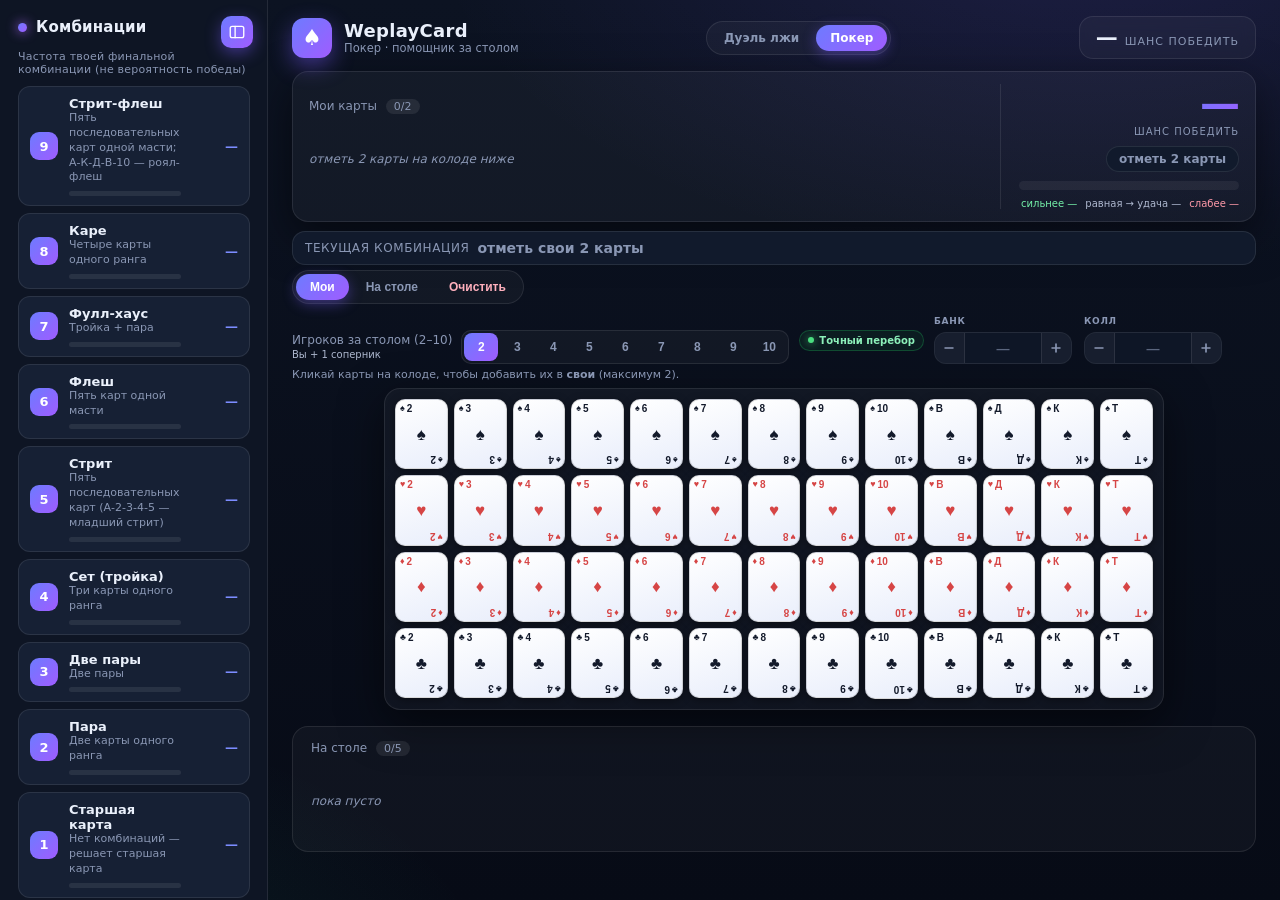
<file: poker.html>
<!DOCTYPE html>
<html lang="ru">
<head>
  <meta charset="UTF-8" />
  <meta name="viewport" content="width=device-width, initial-scale=1.0" />
  <title>WeplayCard — Помощник покера</title>
  <link rel="stylesheet" href="styles.css?v=14" />
</head>
<body>
  <!-- Ловитель ошибок: если JS упадёт — покажем баннер, а не пустоту -->
  <div id="errBanner" class="err-banner" hidden></div>

  <div class="app">
    <!-- Сворачиваемый сайдбар: комбинации -->
    <aside class="sidebar" id="rules">
      <button class="sidebar-toggle" id="rulesToggle" aria-label="Свернуть/развернуть">
        <svg viewBox="0 0 24 24" width="18" height="18"><rect x="3" y="4.5" width="18" height="15" rx="2.5" fill="none" stroke="currentColor" stroke-width="1.8"/><line x1="9.5" y1="4.5" x2="9.5" y2="19.5" stroke="currentColor" stroke-width="1.8" stroke-linecap="round"/></svg>
      </button>
      <div class="sidebar-inner">
        <div class="sidebar-head">
          <span class="sb-dot"></span>
          <h2>Комбинации</h2>
        </div>
        <div class="combo-caption">Частота твоей финальной комбинации (не вероятность победы)</div>
        <div class="combo-list" id="rulesBody"></div>
        <div class="sidebar-note">
          Колода: 52 карты — 4 масти (♠ ♥ ♦ ♣) × 13 рангов (2…A). 2 в руки + 5 общих (3, затем 1, затем 1). Лучшая 5-ка из 7.
        </div>
        <div class="sidebar-note warn">
          ⚠️ Честная математика: блеф и чтение оппонента не учитываются.
        </div>
      </div>
      <div class="sidebar-collapsed-label">Комбинации</div>
    </aside>

    <!-- Рабочая зона -->
    <main class="workspace">
      <header class="topbar">
        <div class="brand">
          <div class="logo">♠</div>
          <div class="brand-text">
            <b>WeplayCard</b>
            <span>Покер · помощник за столом</span>
          </div>
        </div>
        <nav class="nav-tabs" aria-label="Выбор игры">
          <a class="nav-tab" href="index.html">Дуэль лжи</a>
          <a class="nav-tab active" href="poker.html" aria-current="page">Покер</a>
        </nav>
        <div class="top-equity" id="topEquity" title="Шанс стать единственным победителем; при равной комбинации исход решает удача">
          <span class="te-val" id="topVal">—</span>
          <span class="te-cap">шанс победить</span>
        </div>
      </header>

      <!-- Мои карты + живой % -->
      <section class="hand-row">
        <div class="hand-left">
          <div class="row-label">Мои карты <span class="count" id="heroCount">0/2</span></div>
          <div class="hand-cards" id="heroCards">
            <span class="placeholder">отметь 2 карты на колоде ниже</span>
          </div>
        </div>
        <div class="hand-right">
          <div class="equity-readout" title="Шанс стать единственным победителем; при равной комбинации исход решает удача">
            <span class="er-value" id="ebValue">—</span>
            <span class="er-cap">шанс победить</span>
          </div>
          <div class="reco-chip" id="recoChip">отметь 2 карты</div>
          <div class="seg" id="segBar" hidden>
            <div class="seg-win" id="segWin"></div>
            <div class="seg-tie" id="segTie"></div>
            <div class="seg-lose" id="segLose"></div>
          </div>
          <div class="outcome-breakdown" id="outcomeBreakdown" hidden aria-live="polite">
            <span class="outcome-win" id="outWin">сильнее —</span>
            <span class="outcome-tie" id="outTie">равная → удача —</span>
            <span class="outcome-lose" id="outLose">слабее —</span>
          </div>
        </div>
      </section>

      <!-- Текущая комбинация -->
      <div class="combo-now" id="comboNow">
        <span class="cn-label">Текущая комбинация</span>
        <span class="cn-value muted">отметь свои карты и минимум 3 общих</span>
      </div>

      <!-- Контролы -->
      <div class="controls">
        <div class="segmented" role="group">
          <button class="seg-btn active" data-mode="hero" id="modeHero">Мои</button>
          <button class="seg-btn" data-mode="table" id="modeTable">На столе</button>
          <button class="seg-btn ghost" id="clearBtn">Очистить</button>
        </div>
        <div class="opts">
          <div class="opt-group players-group">
            <div class="players-labels">
              <span class="opt-label">Игроков за столом (2–10)</span>
              <span class="players-note" id="playerNote">Вы + 1 соперник</span>
            </div>
            <div class="stepper" role="group" aria-label="Всего игроков за столом">
              <button class="stepper-btn active" data-players="2" title="2 игрока: вы и 1 соперник" aria-label="2 игрока: вы и 1 соперник">2</button>
              <button class="stepper-btn" data-players="3" title="3 игрока: вы и 2 соперника" aria-label="3 игрока: вы и 2 соперника">3</button>
              <button class="stepper-btn" data-players="4" title="4 игрока: вы и 3 соперника" aria-label="4 игрока: вы и 3 соперника">4</button>
              <button class="stepper-btn" data-players="5" title="5 игроков: вы и 4 соперника" aria-label="5 игроков: вы и 4 соперника">5</button>
              <button class="stepper-btn" data-players="6" title="6 игроков: вы и 5 соперников" aria-label="6 игроков: вы и 5 соперников">6</button>
              <button class="stepper-btn" data-players="7" title="7 игроков: вы и 6 соперников" aria-label="7 игроков: вы и 6 соперников">7</button>
              <button class="stepper-btn" data-players="8" title="8 игроков: вы и 7 соперников" aria-label="8 игроков: вы и 7 соперников">8</button>
              <button class="stepper-btn" data-players="9" title="9 игроков: вы и 8 соперников" aria-label="9 игроков: вы и 8 соперников">9</button>
              <button class="stepper-btn" data-players="10" title="10 игроков: вы и 9 соперников" aria-label="10 игроков: вы и 9 соперников">10</button>
            </div>
          </div>
          <div class="exact-status" id="calcStatus" title="Все доступные расклады перебираются точно; случайные итерации не используются">
            <span class="exact-status-dot"></span><span id="calcStatusText">Точный перебор</span>
          </div>
          <div class="opt-group num-group">
            <label class="field field--num" for="potInput">
              <span class="field-label">Банк</span>
              <div class="num-input" data-input="potInput">
                <button class="num-btn" type="button" data-dir="-1" aria-label="меньше">
                  <svg viewBox="0 0 16 16" width="14" height="14" aria-hidden="true"><path d="M3.5 8h9" stroke="currentColor" stroke-width="1.9" stroke-linecap="round"/></svg>
                </button>
                <input type="number" id="potInput" min="0" max="100000" step="10" placeholder="—" inputmode="numeric" autocomplete="off" />
                <button class="num-btn" type="button" data-dir="1" aria-label="больше">
                  <svg viewBox="0 0 16 16" width="14" height="14" aria-hidden="true"><path d="M8 3.5v9M3.5 8h9" stroke="currentColor" stroke-width="1.9" stroke-linecap="round"/></svg>
                </button>
              </div>
            </label>
            <label class="field field--num" for="betInput">
              <span class="field-label">Колл</span>
              <div class="num-input" data-input="betInput">
                <button class="num-btn" type="button" data-dir="-1" aria-label="меньше">
                  <svg viewBox="0 0 16 16" width="14" height="14" aria-hidden="true"><path d="M3.5 8h9" stroke="currentColor" stroke-width="1.9" stroke-linecap="round"/></svg>
                </button>
                <input type="number" id="betInput" min="0" max="100000" step="5" placeholder="—" inputmode="numeric" autocomplete="off" />
                <button class="num-btn" type="button" data-dir="1" aria-label="больше">
                  <svg viewBox="0 0 16 16" width="14" height="14" aria-hidden="true"><path d="M8 3.5v9M3.5 8h9" stroke="currentColor" stroke-width="1.9" stroke-linecap="round"/></svg>
                </button>
              </div>
            </label>
          </div>
        </div>
      </div>

      <!-- Решение по ставке: превращает процент в понятный порог и EV -->
      <section class="call-math" id="callMath" hidden aria-live="polite">
        <div class="call-math-heading">
          <span class="call-math-kicker">Решение по коллу</span>
          <span class="call-math-caption">Банк указан до колла</span>
        </div>
        <div class="call-math-stat">
          <span>Нужно для колла</span>
          <b id="callNeed">—</b>
        </div>
        <div class="call-math-stat">
          <span>Запас к порогу</span>
          <b id="callEdge">—</b>
        </div>
        <div class="call-math-stat call-math-ev">
          <span>Ожидаемый результат колла</span>
          <b id="callEv">—</b>
        </div>
        <p class="call-math-note" id="callMathNote"></p>
      </section>

      <p class="hint" id="modeHint">Кликай карты на колоде, чтобы добавить их в <b>свои</b> (максимум 2).</p>

      <!-- Колода 52 карты: 13 рангов × 4 масти -->
      <div class="deck deck--poker" id="cardGrid"></div>

      <!-- Стол -->
      <section class="table-row">
        <div class="row-label">На столе <span class="count" id="tableCount">0/5</span></div>
        <div class="hand-cards" id="tableCards">
          <span class="placeholder">пока пусто</span>
        </div>
      </section>
    </main>
  </div>

  <script src="poker-engine.js?v=2"></script>
  <script src="poker-app.js?v=2"></script>
</body>
</html>
</file>
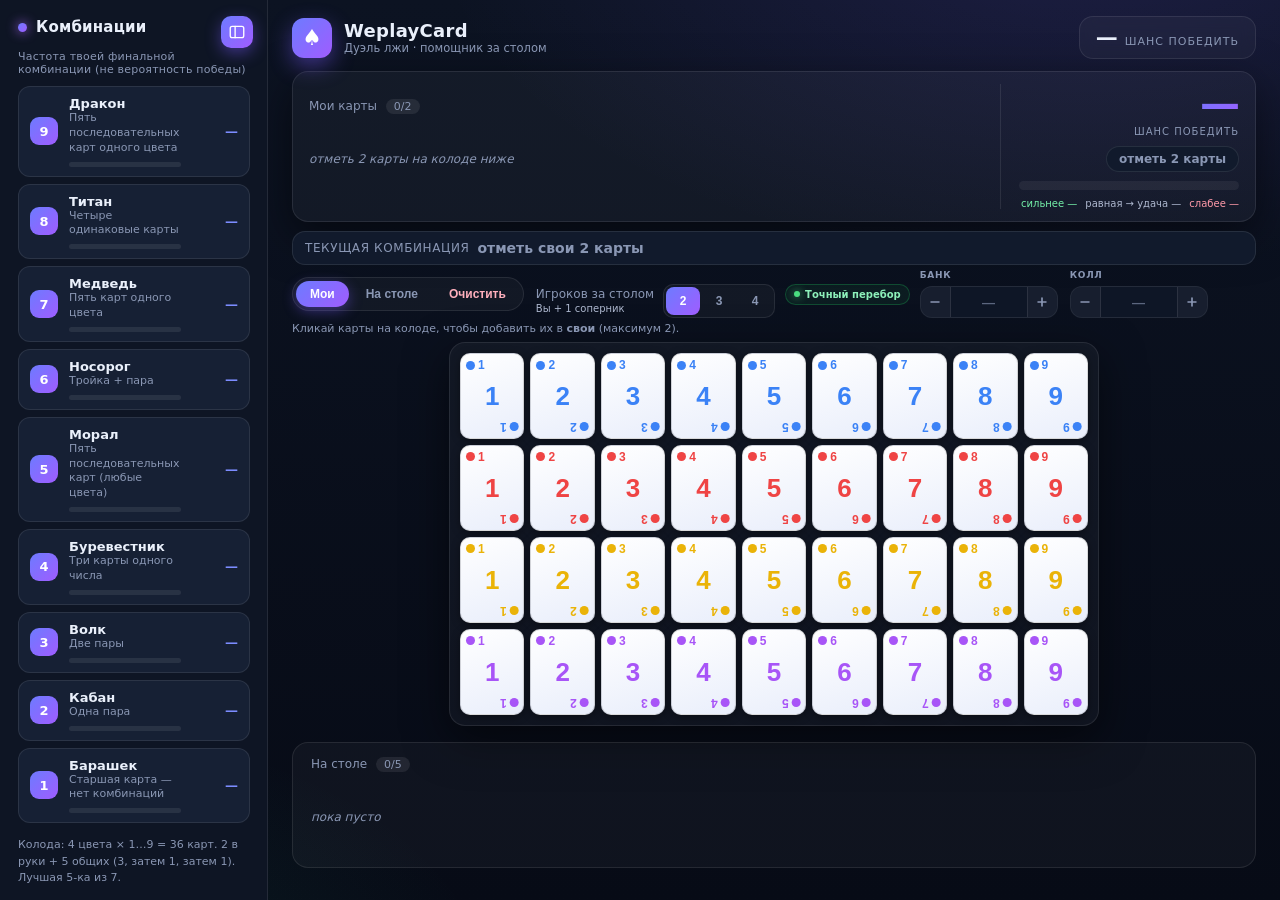
<file: weplaycard-standalone.html>
<!DOCTYPE html>
<html lang="ru">
<head>
  <meta charset="UTF-8" />
  <meta name="viewport" content="width=device-width, initial-scale=1.0" />
  <title>WeplayCard — Помощник дуэли лжи</title>
  <style>
:root {
  --bg-0: #070b16;
  --bg-1: #0c1322;
  --panel: rgba(255, 255, 255, 0.035);
  --panel-solid: #111a2c;
  --border: rgba(255, 255, 255, 0.09);
  --border-strong: rgba(255, 255, 255, 0.16);
  --text: #eaf0fb;
  --muted: #8a97b4;
  --accent: #7c8cff;
  --accent-2: #b06bff;
  --grad: linear-gradient(135deg, #6d7bff 0%, #a05cff 100%);
  --hero: #4f8bff;
  --table: #2dd4a7;
  --raise: #22c55e;
  --call: #4f8bff;
  --warn: #f59e0b;
  --fold: #f43f5e;
  --c-blue: #3b82f6;
  --c-red: #ef4444;
  --c-yellow: #eab308;
  --c-violet: #a855f7;
  --radius: 16px;
  --shadow: 0 14px 44px rgba(0, 0, 0, 0.5);
  font-family: "Inter", -apple-system, BlinkMacSystemFont, "Segoe UI", Roboto, system-ui, sans-serif;
}

* { box-sizing: border-box; }
html, body { margin: 0; height: 100%; }
body {
  background:
    radial-gradient(1100px 600px at 85% -10%, rgba(123, 92, 255, 0.16), transparent 60%),
    radial-gradient(900px 500px at 0% 110%, rgba(45, 212, 167, 0.10), transparent 55%),
    linear-gradient(180deg, var(--bg-1), var(--bg-0));
  color: var(--text);
  font-size: 14px;
  -webkit-font-smoothing: antialiased;
}

/* Баннер ошибок */
.err-banner {
  position: fixed; top: 0; left: 0; right: 0; z-index: 999;
  background: #3b0d16; color: #ffd7df; border-bottom: 1px solid #7f1d2e;
  padding: 10px 16px; font-size: 13px; font-family: ui-monospace, monospace;
}
.err-banner[hidden] { display: none; }

.app { display: flex; height: 100vh; overflow: hidden; }

/* ===== Сайдбар ===== */
.sidebar {
  position: relative; width: 268px; flex: 0 0 268px;
  background: #0e1524;
  border-right: 1px solid var(--border);
  transition: flex-basis .25s cubic-bezier(.4,0,.2,1), width .25s cubic-bezier(.4,0,.2,1);
  overflow: hidden;
}
.sidebar.collapsed { width: 54px; flex-basis: 54px; }
.sidebar-toggle {
  position: absolute; top: 16px; right: 14px; z-index: 3;
  width: 32px; height: 32px; border-radius: 10px; cursor: pointer; border: none;
  background: var(--grad); color: #fff; display: grid; place-items: center;
  box-shadow: 0 5px 16px rgba(123,92,255,0.45); transition: transform .25s, box-shadow .15s;
}
.sidebar-toggle:hover { box-shadow: 0 7px 22px rgba(123,92,255,0.6); }
.sidebar.collapsed .sidebar-toggle { transform: rotate(180deg); }
.sidebar-inner { width: 268px; height: 100%; padding: 18px; overflow-y: auto; }
.sidebar.collapsed .sidebar-inner { opacity: 0; pointer-events: none; }
.sidebar-head { display: flex; align-items: center; gap: 9px; margin-bottom: 14px; }
.sidebar-head h2 { margin: 0; font-size: 15px; letter-spacing: .2px; }
.sb-dot { width: 9px; height: 9px; border-radius: 50%; background: var(--grad); box-shadow: 0 0 12px var(--accent-2); }

.combo-caption { font-size: 11px; color: var(--muted); margin-bottom: 10px; letter-spacing: .2px; }
.combo-list { display: flex; flex-direction: column; gap: 7px; }
.combo-item {
  display: grid; grid-template-columns: auto 1fr auto; gap: 11px; align-items: center;
  background: #162034; border: 1px solid var(--border); border-radius: 12px; padding: 9px 11px;
  transition: border-color .15s, transform .12s;
}
.combo-item:hover { border-color: var(--border-strong); transform: translateX(2px); }
.combo-item.is-current { border-color: rgba(124,140,255,0.55); background: rgba(124,140,255,0.10); box-shadow: 0 0 0 1px rgba(124,140,255,0.25) inset, 0 4px 16px rgba(124,140,255,0.15); transform: translateX(2px); }
.combo-item.is-current .combo-lvl { box-shadow: 0 0 0 3px rgba(124,140,255,0.30); }
.combo-lvl {
  width: 28px; height: 28px; border-radius: 9px; display: grid; place-items: center;
  font-weight: 800; font-size: 13px; color: #fff; background: var(--grad);
}
.combo-meta { min-width: 0; }
.combo-name { font-weight: 700; font-size: 13px; }
.combo-desc { font-size: 11px; color: var(--muted); line-height: 1.35; }
.combo-bar { height: 5px; border-radius: 20px; background: rgba(255,255,255,0.08); margin-top: 6px; overflow: hidden; }
.combo-bar-fill { height: 100%; width: 0%; background: var(--grad); border-radius: 20px; transition: width .25s ease; }
.combo-pct { font-weight: 800; font-size: 13px; color: var(--accent); text-align: right; min-width: 46px; }

.sidebar-note { font-size: 11px; color: var(--muted); line-height: 1.5; margin-top: 14px; }
.sidebar-note.warn { color: #ffb0bd; }
.sidebar-collapsed-label {
  position: absolute; top: 64px; left: 0; right: 0; text-align: center;
  writing-mode: vertical-rl; transform: rotate(180deg); margin: 0 auto;
  font-size: 11px; letter-spacing: 2px; color: var(--muted); text-transform: uppercase; opacity: 0; transition: opacity .2s;
}
.sidebar.collapsed .sidebar-collapsed-label { opacity: 1; }

/* ===== Рабочая зона ===== */
.workspace { flex: 1; min-width: 0; overflow-y: auto; padding: 16px 24px 28px; }
.workspace::-webkit-scrollbar { width: 10px; }
.workspace::-webkit-scrollbar-thumb { background: rgba(255,255,255,0.1); border-radius: 8px; }

.topbar { display: flex; justify-content: space-between; align-items: center; margin-bottom: 12px; gap: 16px; }
.brand { display: flex; align-items: center; gap: 12px; min-width: 0; }
.logo {
  width: 40px; height: 40px; border-radius: 12px; display: grid; place-items: center;
  font-size: 22px; color: #fff; background: var(--grad); box-shadow: 0 8px 22px rgba(123,92,255,0.45); flex: 0 0 auto;
}
.brand-text { display: flex; flex-direction: column; min-width: 0; }
.brand-text b { font-size: 18px; letter-spacing: .3px; }
.brand-text span { font-size: 11.5px; color: var(--muted); }
.top-equity {
  display: flex; align-items: baseline; gap: 7px; padding: 8px 16px; border-radius: 14px;
  background: var(--panel); border: 1px solid var(--border); backdrop-filter: blur(8px); flex: 0 0 auto;
}
.top-equity .te-val { font-size: 22px; font-weight: 800; }
.top-equity .te-cap { font-size: 11px; color: var(--muted); text-transform: uppercase; letter-spacing: 1px; }

/* Мои карты + equity */
.hand-row {
  display: flex; gap: 18px; align-items: stretch;
  background: var(--panel); border: 1px solid var(--border); border-radius: var(--radius);
  padding: 12px 16px; box-shadow: var(--shadow);
}
.hand-left { flex: 1; min-width: 0; display: flex; flex-direction: column; justify-content: center; }
.hand-right { display: flex; flex-direction: column; align-items: flex-end; justify-content: center; gap: 9px; padding-left: 18px; border-left: 1px solid var(--border); }
.row-label { font-size: 12px; color: var(--muted); margin-bottom: 10px; display: block; }
.row-label .count { font-size: 11px; background: rgba(255,255,255,0.08); padding: 1px 8px; border-radius: 20px; margin-left: 5px; }
.hand-cards { display: flex; flex-wrap: wrap; gap: 8px; align-items: center; min-height: 72px; }
.placeholder { color: var(--muted); font-size: 12px; font-style: italic; }

.equity-readout { text-align: right; line-height: 1; }
.equity-readout .er-value { font-size: 40px; font-weight: 900; letter-spacing: -1px;
  background: var(--grad); -webkit-background-clip: text; background-clip: text; -webkit-text-fill-color: transparent; }
.equity-readout .er-cap { display: block; font-size: 10px; color: var(--muted); margin-top: 3px; text-transform: uppercase; letter-spacing: 1px; }

.reco-chip { font-size: 12px; font-weight: 700; padding: 5px 12px; border-radius: 999px;
  background: var(--panel-solid); border: 1px solid var(--border); color: var(--muted); white-space: nowrap; }
.reco-chip.raise { color: #74f0a8; border-color: rgba(34,197,94,0.5); background: rgba(34,197,94,0.08); }
.reco-chip.call  { color: #9ec0ff; border-color: rgba(79,139,255,0.5); background: rgba(79,139,255,0.08); }
.reco-chip.warn  { color: #ffcf8a; border-color: rgba(245,158,11,0.5); background: rgba(245,158,11,0.08); }
.reco-chip.fold  { color: #ff9aa9; border-color: rgba(244,63,94,0.5); background: rgba(244,63,94,0.08); }

.seg { display: flex; width: 220px; height: 9px; border-radius: 20px; overflow: hidden; background: rgba(255,255,255,0.06); }
.seg > div { height: 100%; transition: width .25s ease; }
.seg-win { background: var(--raise); }
.seg-tie { background: #64748b; }
.seg-lose { background: var(--fold); }
.outcome-breakdown { display: flex; justify-content: flex-end; gap: 8px; font-size: 10px; line-height: 1; white-space: nowrap; }
.outcome-breakdown span { font-variant-numeric: tabular-nums; }
.outcome-win { color: #74f0a8; }
.outcome-tie { color: #aeb8cf; }
.outcome-lose { color: #ff9aa9; }

/* Текущая комбинация */
.combo-now {
  display: flex; align-items: center; gap: 8px; flex-wrap: wrap; margin: 9px 0 5px;
  background: var(--panel-solid); border: 1px solid var(--border); border-radius: 13px; padding: 8px 12px;
}
.combo-now .cn-label { font-size: 12px; color: var(--muted); text-transform: uppercase; letter-spacing: .6px; }
.combo-now .cn-value { font-weight: 800; font-size: 14px; }
.combo-now .cn-level { color: var(--muted); font-size: 12px; }
.combo-now .cn-equity { font-size: 13px; font-weight: 700; }
.combo-now .cn-freq { font-size: 12px; font-weight: 500; }
.combo-now .cn-note { font-size: 12px; }
.combo-now .pcard { width: 42px; height: 58px; flex: 0 0 auto; }
.combo-now .pcard .center { font-size: 16px; }

/* Контролы */
.controls { display: flex; gap: 12px; align-items: center; flex-wrap: wrap; margin: 0 0 2px; }
.segmented { display: inline-flex; background: var(--panel); border: 1px solid var(--border); border-radius: 999px; padding: 3px; gap: 3px; }
.seg-btn { border: none; background: transparent; color: var(--muted); padding: 6px 14px; border-radius: 999px; cursor: pointer; font-size: 12px; font-weight: 600; transition: all .18s; }
.seg-btn:hover { color: var(--text); }
.seg-btn.active { background: var(--grad); color: #fff; box-shadow: 0 4px 14px rgba(123,92,255,0.4); }
.seg-btn.ghost { color: #ffb0bd; }
.seg-btn.ghost:hover { color: #ffd0d8; }

.opts { display: flex; align-items: flex-end; gap: 10px; flex-wrap: wrap; }
.opt-group { display: flex; align-items: center; gap: 8px; }
.opt-label { font-size: 12px; color: var(--muted); }
.players-group { gap: 9px; }
.players-labels { display: flex; flex-direction: column; gap: 2px; }
.players-note { color: #aeb8cf; font-size: 10px; line-height: 1.2; white-space: nowrap; }
.exact-status { display: inline-flex; align-items: center; gap: 5px; align-self: center; color: #8df0ba; font-size: 10px; font-weight: 750; white-space: nowrap; padding: 4px 8px; border: 1px solid rgba(34,197,94,0.28); border-radius: 999px; background: rgba(34,197,94,0.07); }
.exact-status-dot { width: 6px; height: 6px; border-radius: 50%; background: #4ade80; box-shadow: 0 0 8px rgba(74,222,128,0.85); }
.exact-status.estimate { color: #ffcf8a; border-color: rgba(245,158,11,.34); background: rgba(245,158,11,.08); }
.exact-status.estimate .exact-status-dot { background: #fbbf24; box-shadow: 0 0 8px rgba(251,191,36,.8); }
.stepper { display: inline-flex; background: var(--panel); border: 1px solid var(--border); border-radius: 10px; padding: 2px; gap: 2px; }
.stepper-btn { border: none; background: transparent; color: var(--muted); min-width: 34px; height: 28px; border-radius: 8px; cursor: pointer; font-size: 12px; font-weight: 700; transition: all .15s; }
.stepper-btn:hover { color: var(--text); background: rgba(255,255,255,0.05); }
.stepper-btn.active { background: var(--grad); color: #fff; }

/* убираем системные стрелки у всех number */
input[type="number"]::-webkit-outer-spin-button,
input[type="number"]::-webkit-inner-spin-button { -webkit-appearance: none; margin: 0; }
input[type="number"] { -moz-appearance: textfield; appearance: textfield; }

.field { font-size: 11px; color: var(--muted); display: flex; flex-direction: column; gap: 5px; }
.field input { width: 92px; background: #0e1626; border: 1px solid var(--border); color: var(--text); border-radius: 10px; padding: 8px 10px; font-size: 13px; transition: border-color .15s, box-shadow .15s; }
.field input::placeholder { color: #5b667e; }
.field input:focus { outline: none; border-color: var(--accent); box-shadow: 0 0 0 3px rgba(124,140,255,0.25); }

/* компактные кастомные степперы для Банка / Колла */
.field--num { gap: 4px; }
.field-label { font-size: 9px; font-weight: 700; letter-spacing: .7px; text-transform: uppercase; color: var(--muted); }
.num-input {
  display: flex; align-items: stretch;
  background: #0e1626;
  border: 1px solid var(--border);
  border-radius: 12px;
  overflow: hidden;
  height: 32px;
  margin-top: 2px;
  transition: border-color .18s, box-shadow .18s, background .18s, transform .12s;
}
.num-input:hover { border-color: var(--border-strong); background: #111d33; }
.num-input:focus-within {
  border-color: var(--accent);
  box-shadow: 0 0 0 3px rgba(124,140,255,0.20), 0 8px 20px rgba(124,140,255,0.18);
  background: #111d33;
}
.num-input input {
  width: 76px; min-width: 0; flex: 1 1 auto;
  background: transparent; border: none; border-radius: 0;
  text-align: center; font-size: 13px; font-weight: 750;
  font-variant-numeric: tabular-nums; letter-spacing: .2px;
  padding: 0 6px; color: var(--text);
  outline: none; box-shadow: none;
}
.num-input input:focus { border-color: transparent; box-shadow: none; }
.num-input input::placeholder { color: #5b667e; font-weight: 600; }
.num-btn {
  width: 30px; flex: 0 0 30px;
  display: grid; place-items: center;
  background: rgba(255,255,255,0.035);
  border: none; color: var(--muted);
  cursor: pointer; user-select: none;
  transition: background .15s, color .15s, transform .10s;
}
.num-btn:hover { background: rgba(255,255,255,0.08); color: var(--text); }
.num-btn:active { background: var(--grad); color: #fff; transform: scale(0.96); }
.num-btn:focus-visible { outline: 2px solid var(--accent); outline-offset: -2px; z-index: 1; }
.num-btn:first-child { border-right: 1px solid var(--border); }
.num-btn:last-child { border-left: 1px solid var(--border); }
.num-group { gap: 12px; }
@media (max-width: 640px) {
  .num-input input { width: 72px; }
  .num-group { gap: 8px; }
}

/* Пот-оддсы в действии: порог, запас и EV решения о колле */
.call-math {
  display: grid; grid-template-columns: minmax(150px, 1.35fr) repeat(3, minmax(110px, 1fr));
  gap: 10px; align-items: stretch; margin: 10px 0 4px; padding: 11px 14px;
  background: linear-gradient(100deg, rgba(79,139,255,.12), rgba(45,212,167,.07));
  border: 1px solid rgba(111,157,255,.28); border-radius: var(--radius);
}
.call-math[hidden] { display: none; }
.call-math-heading { display: flex; flex-direction: column; justify-content: center; gap: 3px; }
.call-math-kicker { font-size: 12px; font-weight: 800; text-transform: uppercase; letter-spacing: .7px; color: #cbd9ff; }
.call-math-caption, .call-math-stat span, .call-math-note { font-size: 10px; color: var(--muted); }
.call-math-stat { display: flex; flex-direction: column; justify-content: center; gap: 4px; padding-left: 12px; border-left: 1px solid rgba(255,255,255,.10); }
.call-math-stat b { font-size: 17px; font-variant-numeric: tabular-nums; }
.call-math-ev b { font-size: 19px; }
.call-math .positive { color: #74f0a8; }
.call-math .negative { color: #ff9aa9; }
.call-math-note { grid-column: 1 / -1; margin: -1px 0 0; line-height: 1.35; }

.hint { font-size: 11px; color: var(--muted); margin: 4px 0 7px; }

/* Колода — гибкая сетка 9 колонок: карты подстраиваются под ширину, скроллбара нет */
.deck {
  display: grid; grid-template-columns: repeat(9, minmax(0, 1fr)); gap: 6px;
  max-width: 650px; margin: 0 auto; padding: 10px;
  background: var(--panel); border: 1px solid var(--border); border-radius: var(--radius); box-shadow: var(--shadow);
}

/* Карта */
.pcard {
  --c: #3b82f6;
  position: relative; width: 100%; aspect-ratio: 3 / 4; border-radius: 10px;
  background: linear-gradient(160deg, #ffffff, #e9eefb);
  border: 1px solid rgba(0,0,0,0.14); color: #0b1220;
  box-shadow: 0 2px 8px rgba(0,0,0,0.4); overflow: hidden;
  display: flex; flex-direction: column; justify-content: center; align-items: center;
}
.pcard .corner { position: absolute; top: 4px; left: 5px; display: flex; align-items: center; gap: 3px; font-size: 12px; font-weight: 800; color: var(--c); }
.pcard .corner .pip { width: 9px; height: 9px; border-radius: 50%; background: var(--c); }
.pcard .center { font-size: 26px; font-weight: 900; color: var(--c); line-height: 1; }
.pcard .corner.br { top: auto; bottom: 4px; left: auto; right: 5px; transform: rotate(180deg); }

/* Ячейка колоды */
.card-cell { cursor: pointer; border: 1px solid rgba(0,0,0,0.14); transition: transform .12s ease, box-shadow .15s ease; }
.card-cell:hover { transform: translateY(-3px); box-shadow: 0 10px 22px rgba(0,0,0,0.5); }
.card-cell:active { transform: translateY(-1px) scale(.97); }
.card-cell.hero { border: 2px solid var(--hero); box-shadow: 0 0 0 3px rgba(79,139,255,0.35), 0 8px 20px rgba(79,139,255,0.3); }
.card-cell.table { border: 2px solid var(--table); box-shadow: 0 0 0 3px rgba(45,212,167,0.35), 0 8px 20px rgba(45,212,167,0.25); }
.card-cell:focus-visible { outline: 2px solid var(--accent); outline-offset: 2px; }

/* Карты в выборках чуть крупнее */
.hand-cards .pcard { width: 56px; height: 78px; }
.hand-cards .pcard .center { font-size: 22px; }

/* Строка стола */
.table-row { margin-top: 16px; background: var(--panel); border: 1px solid var(--border); border-radius: var(--radius); padding: 14px 18px; }
.table-row .row-label { margin-bottom: 10px; }

.muted { color: var(--muted); }

/* Адаптив: на узких экранах сайдбар уезжает в оверлей, контент занимает всю ширину */
@media (max-width: 1024px) {
  .sidebar { position: absolute; z-index: 40; height: 100%; box-shadow: 0 0 60px rgba(0,0,0,0.6); }
  .app { position: relative; }
}
@media (max-width: 640px) {
  .hand-row { flex-direction: column; }
  .hand-right { align-items: flex-start; border-left: none; border-top: 1px solid var(--border); padding-left: 0; padding-top: 12px; }
  .equity-readout { text-align: left; }
  .outcome-breakdown { justify-content: flex-start; flex-wrap: wrap; }
  .call-math { grid-template-columns: 1fr 1fr; gap: 8px; }
  .call-math-heading { grid-column: 1 / -1; }
  .call-math-stat { padding: 8px 0 0; border-left: none; border-top: 1px solid rgba(255,255,255,.10); }
  .workspace { padding: 16px 14px 32px; }
  .deck { gap: 6px; max-width: 100%; }
  .hand-cards .pcard { width: 48px; height: 66px; }
  .hand-cards .pcard .center { font-size: 18px; }
}

</style>
</head>
<body>
  <!-- Ловитель ошибок: если JS упадёт — покажем баннер, а не пустоту -->
  <div id="errBanner" class="err-banner" hidden></div>

  <div class="app">
    <!-- Сворачиваемый сайдбар: комбинации -->
    <aside class="sidebar" id="rules">
      <button class="sidebar-toggle" id="rulesToggle" aria-label="Свернуть/развернуть">
        <svg viewBox="0 0 24 24" width="18" height="18"><rect x="3" y="4.5" width="18" height="15" rx="2.5" fill="none" stroke="currentColor" stroke-width="1.8"/><line x1="9.5" y1="4.5" x2="9.5" y2="19.5" stroke="currentColor" stroke-width="1.8" stroke-linecap="round"/></svg>
      </button>
      <div class="sidebar-inner">
        <div class="sidebar-head">
          <span class="sb-dot"></span>
          <h2>Комбинации</h2>
        </div>
        <div class="combo-caption">Частота твоей финальной комбинации (не вероятность победы)</div>
        <div class="combo-list" id="rulesBody"></div>
        <div class="sidebar-note">
          Колода: 4 цвета × 1…9 = 36 карт. 2 в руки + 5 общих (3, затем 1, затем 1). Лучшая 5-ка из 7.
        </div>
        <div class="sidebar-note warn">
          ⚠️ Честная математика: блеф и чтение оппонента не учитываются.
        </div>
      </div>
      <div class="sidebar-collapsed-label">Комбинации</div>
    </aside>

    <!-- Рабочая зона -->
    <main class="workspace">
      <header class="topbar">
        <div class="brand">
          <div class="logo">♠</div>
          <div class="brand-text">
            <b>WeplayCard</b>
            <span>Дуэль лжи · помощник за столом</span>
          </div>
        </div>
        <div class="top-equity" id="topEquity" title="Шанс стать единственным победителем; при равной комбинации исход решает удача">
          <span class="te-val" id="topVal">—</span>
          <span class="te-cap">шанс победить</span>
        </div>
      </header>

      <!-- Мои карты + живой % -->
      <section class="hand-row">
        <div class="hand-left">
          <div class="row-label">Мои карты <span class="count" id="heroCount">0/2</span></div>
          <div class="hand-cards" id="heroCards">
            <span class="placeholder">отметь 2 карты на колоде ниже</span>
          </div>
        </div>
        <div class="hand-right">
          <div class="equity-readout" title="Шанс стать единственным победителем; при равной комбинации исход решает удача">
            <span class="er-value" id="ebValue">—</span>
            <span class="er-cap">шанс победить</span>
          </div>
          <div class="reco-chip" id="recoChip">отметь 2 карты</div>
          <div class="seg" id="segBar" hidden>
            <div class="seg-win" id="segWin"></div>
            <div class="seg-tie" id="segTie"></div>
            <div class="seg-lose" id="segLose"></div>
          </div>
          <div class="outcome-breakdown" id="outcomeBreakdown" hidden aria-live="polite">
            <span class="outcome-win" id="outWin">сильнее —</span>
            <span class="outcome-tie" id="outTie">равная → удача —</span>
            <span class="outcome-lose" id="outLose">слабее —</span>
          </div>
        </div>
      </section>

      <!-- Текущая комбинация -->
      <div class="combo-now" id="comboNow">
        <span class="cn-label">Текущая комбинация</span>
        <span class="cn-value muted">отметь свои карты и минимум 3 общих</span>
      </div>

      <!-- Контролы -->
      <div class="controls">
        <div class="segmented" role="group">
          <button class="seg-btn active" data-mode="hero" id="modeHero">Мои</button>
          <button class="seg-btn" data-mode="table" id="modeTable">На столе</button>
          <button class="seg-btn ghost" id="clearBtn">Очистить</button>
        </div>
        <div class="opts">
          <div class="opt-group players-group">
            <div class="players-labels">
              <span class="opt-label">Игроков за столом</span>
              <span class="players-note" id="playerNote">Вы + 1 соперник</span>
            </div>
            <div class="stepper" role="group" aria-label="Всего игроков за столом">
              <button class="stepper-btn active" data-players="2" title="2 игрока: вы и 1 соперник" aria-label="2 игрока: вы и 1 соперник">2</button>
              <button class="stepper-btn" data-players="3" title="3 игрока: вы и 2 соперника" aria-label="3 игрока: вы и 2 соперника">3</button>
              <button class="stepper-btn" data-players="4" title="4 игрока: вы и 3 соперника" aria-label="4 игрока: вы и 3 соперника">4</button>
            </div>
          </div>
          <div class="exact-status" id="calcStatus" title="Все доступные расклады перебираются точно; случайные итерации не используются">
            <span class="exact-status-dot"></span><span id="calcStatusText">Точный перебор</span>
          </div>
          <div class="opt-group num-group">
            <label class="field field--num" for="potInput">
              <span class="field-label">Банк</span>
              <div class="num-input" data-input="potInput">
                <button class="num-btn" type="button" data-dir="-1" aria-label="меньше">
                  <svg viewBox="0 0 16 16" width="14" height="14" aria-hidden="true"><path d="M3.5 8h9" stroke="currentColor" stroke-width="1.9" stroke-linecap="round"/></svg>
                </button>
                <input type="number" id="potInput" min="0" max="100000" step="10" placeholder="—" inputmode="numeric" autocomplete="off" />
                <button class="num-btn" type="button" data-dir="1" aria-label="больше">
                  <svg viewBox="0 0 16 16" width="14" height="14" aria-hidden="true"><path d="M8 3.5v9M3.5 8h9" stroke="currentColor" stroke-width="1.9" stroke-linecap="round"/></svg>
                </button>
              </div>
            </label>
            <label class="field field--num" for="betInput">
              <span class="field-label">Колл</span>
              <div class="num-input" data-input="betInput">
                <button class="num-btn" type="button" data-dir="-1" aria-label="меньше">
                  <svg viewBox="0 0 16 16" width="14" height="14" aria-hidden="true"><path d="M3.5 8h9" stroke="currentColor" stroke-width="1.9" stroke-linecap="round"/></svg>
                </button>
                <input type="number" id="betInput" min="0" max="100000" step="5" placeholder="—" inputmode="numeric" autocomplete="off" />
                <button class="num-btn" type="button" data-dir="1" aria-label="больше">
                  <svg viewBox="0 0 16 16" width="14" height="14" aria-hidden="true"><path d="M8 3.5v9M3.5 8h9" stroke="currentColor" stroke-width="1.9" stroke-linecap="round"/></svg>
                </button>
              </div>
            </label>
          </div>
        </div>
      </div>

      <!-- Решение по ставке: превращает процент в понятный порог и EV -->
      <section class="call-math" id="callMath" hidden aria-live="polite">
        <div class="call-math-heading">
          <span class="call-math-kicker">Решение по коллу</span>
          <span class="call-math-caption">Банк указан до колла</span>
        </div>
        <div class="call-math-stat">
          <span>Нужно для колла</span>
          <b id="callNeed">—</b>
        </div>
        <div class="call-math-stat">
          <span>Запас к порогу</span>
          <b id="callEdge">—</b>
        </div>
        <div class="call-math-stat call-math-ev">
          <span>Ожидаемый результат колла</span>
          <b id="callEv">—</b>
        </div>
        <p class="call-math-note" id="callMathNote"></p>
      </section>

      <p class="hint" id="modeHint">Кликай карты на колоде, чтобы добавить их в <b>свои</b> (максимум 2).</p>

      <!-- Колода -->
      <div class="deck" id="cardGrid"></div>

      <!-- Стол -->
      <section class="table-row">
        <div class="row-label">На столе <span class="count" id="tableCount">0/5</span></div>
        <div class="hand-cards" id="tableCards">
          <span class="placeholder">пока пусто</span>
        </div>
      </section>
    </main>
  </div>

  <script>
/*
 * engine.js — ядро игры "WeplayCard" (Дуэль лжи).
 *
 * Это чистая логика без DOM, работает и в браузере, и в Node.js.
 * В браузере доступно как window.WeplayEngine, в Node — через require('./engine.js').
 *
 * Колода: 4 цвета (Синий, Красный, Жёлтый, Фиолетовый) × значения 1..9 = 36 карт.
 * Раздача как в Холдеме: 2 карты в руки + 5 общих (3, потом 1, потом 1).
 * Комбинации ранжируются по "уровню" (1 — слабейшая, 9 — сильнейшая),
 * строго по нумерации из ТЗ пользователя.
 */
(function (root, factory) {
  if (typeof module === 'object' && module.exports) module.exports = factory();
  else root.WeplayEngine = factory();
})(typeof self !== 'undefined' ? self : this, function () {
  'use strict';

  // --- Справочники -----------------------------------------------------------
  const COLORS = [
    { id: 0, name: 'Синий',      short: 'С', css: '#3b82f6', tint: 'rgba(59,130,246,0.18)' },
    { id: 1, name: 'Красный',    short: 'К', css: '#ef4444', tint: 'rgba(239,68,68,0.18)' },
    { id: 2, name: 'Жёлтый',     short: 'Ж', css: '#eab308', tint: 'rgba(234,179,8,0.18)' },
    { id: 3, name: 'Фиолетовый', short: 'Ф', css: '#a855f7', tint: 'rgba(168,85,247,0.18)' },
  ];

  // Уровень = сила комбинации (чем выше, тем сильнее), строго по ТЗ.
  const LEVEL_NAMES = {
    1: 'Барашек',     // старшая карта
    2: 'Кабан',       // одна пара
    3: 'Волк',        // две пары
    4: 'Буревестник', // три карты одного числа (сет)
    5: 'Морал',       // 5 последовательных карт (стрит)
    6: 'Носорог',     // три + пара (фулл-хаус)
    7: 'Медведь',     // 5 карт одного цвета (флеш)
    8: 'Титан',       // 4 одинаковые (каре)
    9: 'Дракон',      // 5 последовательных одного цвета (стрит-флеш)
  };

  const LEVEL_DESC = {
    1: 'Старшая карта — нет комбинаций',
    2: 'Одна пара',
    3: 'Две пары',
    4: 'Три карты одного числа',
    5: 'Пять последовательных карт (любые цвета)',
    6: 'Тройка + пара',
    7: 'Пять карт одного цвета',
    8: 'Четыре одинаковые карты',
    9: 'Пять последовательных карт одного цвета',
  };

  // --- Базовые утилиты -------------------------------------------------------
  function buildDeck() {
    const d = [];
    for (let c = 0; c < 4; c++) for (let v = 1; v <= 9; v++) d.push({ c, v });
    return d;
  }

  // Уникальный ключ карты (цвет*10 + значение), чтобы быстро сравнивать/исключать.
  function cardKey(card) { return card.c * 10 + card.v; }

  function cardLabel(card) {
    return (COLORS[card.c] ? COLORS[card.c].short : '?') + card.v;
  }

  function shuffle(arr, rng) {
    rng = rng || Math.random;
    for (let i = arr.length - 1; i > 0; i--) {
      const j = Math.floor(rng() * (i + 1));
      const t = arr[i]; arr[i] = arr[j]; arr[j] = t;
    }
    return arr;
  }

  // Все сочетания по k элементов из массива индексов.
  function combinations(arr, k) {
    const res = [];
    (function rec(start, combo) {
      if (combo.length === k) { res.push(combo.slice()); return; }
      for (let i = start; i < arr.length; i++) {
        combo.push(arr[i]); rec(i + 1, combo); combo.pop();
      }
    })(0, []);
    return res;
  }

  // Лексикографическое сравнение массивов-счёта (для определения победителя).
  function compareScore(a, b) {
    const n = Math.max(a.length, b.length);
    for (let i = 0; i < n; i++) {
      const x = a[i] || 0, y = b[i] || 0;
      if (x !== y) return x > y ? 1 : -1;
    }
    return 0;
  }

  // --- Оценка ровно 5 карт ---------------------------------------------------
  // Возвращает { level, name, score:[level, ...тайбрейк], cards }.
  function evaluate5(cards) {
    const values = cards.map(x => x.v);
    const asc = values.slice().sort((a, b) => a - b);      // по возрастанию
    const desc = values.slice().sort((a, b) => b - a);     // по убыванию

    const colorCounts = {};
    const valueCounts = {};
    cards.forEach(x => {
      colorCounts[x.c] = (colorCounts[x.c] || 0) + 1;
      valueCounts[x.v] = (valueCounts[x.v] || 0) + 1;
    });

    const isFlush = Object.keys(colorCounts).some(c => colorCounts[c] === 5);
    const uniq = [...new Set(asc)];
    const isStraight = uniq.length === 5 && (uniq[4] - uniq[0] === 4);

    // Группируем по значениям: сначала по количеству, потом по старшинству.
    const groups = Object.keys(valueCounts)
      .map(v => ({ v: +v, n: valueCounts[v] }))
      .sort((a, b) => (b.n - a.n) || (b.v - a.v));

    let quad = null, trip = null, pairs = [];
    groups.forEach(g => {
      if (g.n === 4) quad = g.v;
      else if (g.n === 3) trip = g.v;
      else if (g.n === 2) pairs.push(g.v);
    });
    pairs.sort((a, b) => b - a);
    const singles = groups.filter(g => g.n === 1).map(g => g.v).sort((a, b) => b - a);

    let level, score;

    if (isFlush && isStraight) {
      level = 9;                                  // Дракон — стрит-флеш
      score = [9, uniq[4]];
    } else if (quad !== null) {
      level = 8;                                  // Титан — каре
      score = [8, quad, singles[0]];
    } else if (trip !== null && pairs.length >= 1) {
      level = 6;                                  // Носорог — фулл-хаус
      score = [6, trip, pairs[0]];
    } else if (isFlush) {
      level = 7;                                  // Медведь — флеш
      score = [7, ...desc];
    } else if (isStraight) {
      level = 5;                                  // Морал — стрит
      score = [5, uniq[4]];
    } else if (trip !== null) {
      level = 4;                                  // Буревестник — сет
      score = [4, trip, ...singles];
    } else if (pairs.length === 2) {
      level = 3;                                  // Волк — две пары
      score = [3, pairs[0], pairs[1], singles[0]];
    } else if (pairs.length === 1) {
      level = 2;                                  // Кабан — пара
      score = [2, pairs[0], ...singles];
    } else {
      level = 1;                                  // Барашек — старшая
      score = [1, ...desc];
    }

    return { level, name: LEVEL_NAMES[level], score, cards: cards.slice() };
  }

  // --- Быстрый счёт для 5..7 карт -----------------------------------------
  // В точном расчёте важен только массив score, а не сами пять карт. Полный
  // перебор 21 пятёрки в bestHand() удобен для интерфейса, но слишком дорог для точного
  // расчёта всех раскладов. Эта функция получает тот же score за один проход.
  function scoreHand(cards) {
    if (!cards || cards.length < 5) return bestHandAny(cards || []).score;

    const rankCounts = new Array(10).fill(0);
    const suitMasks = [0, 0, 0, 0];
    const suitCounts = [0, 0, 0, 0];
    for (const card of cards) {
      rankCounts[card.v]++;
      suitCounts[card.c]++;
      suitMasks[card.c] |= (1 << card.v);
    }

    function straightHigh(mask) {
      for (let high = 9; high >= 5; high--) {
        let ok = true;
        for (let v = high - 4; v <= high; v++) {
          if ((mask & (1 << v)) === 0) { ok = false; break; }
        }
        if (ok) return high;
      }
      return 0;
    }

    let rankMask = 0;
    for (let v = 1; v <= 9; v++) if (rankCounts[v]) rankMask |= (1 << v);

    // Дракон: высший стрит в каждом цвете.
    let straightFlushHigh = 0;
    for (let c = 0; c < 4; c++) {
      if (suitCounts[c] >= 5) straightFlushHigh = Math.max(straightFlushHigh, straightHigh(suitMasks[c]));
    }
    if (straightFlushHigh) return [9, straightFlushHigh];

    let quad = 0;
    for (let v = 9; v >= 1; v--) if (rankCounts[v] === 4) { quad = v; break; }
    if (quad) {
      for (let v = 9; v >= 1; v--) if (v !== quad && rankCounts[v]) return [8, quad, v];
    }

    // В этом наборе правил Медведь (флеш, 7) старше Носорога (фулл-хаус, 6).
    for (let c = 0; c < 4; c++) {
      if (suitCounts[c] >= 5) {
        const values = [];
        for (let v = 9; v >= 1 && values.length < 5; v--) if (suitMasks[c] & (1 << v)) values.push(v);
        return [7].concat(values);
      }
    }

    let trip = 0, pairForFull = 0;
    for (let v = 9; v >= 1; v--) if (rankCounts[v] >= 3) { trip = v; break; }
    if (trip) {
      for (let v = 9; v >= 1; v--) {
        if (v !== trip && rankCounts[v] >= 2) { pairForFull = v; break; }
      }
    }
    if (trip && pairForFull) return [6, trip, pairForFull];

    const straight = straightHigh(rankMask);
    if (straight) return [5, straight];

    if (trip) {
      const kickers = [];
      for (let v = 9; v >= 1 && kickers.length < 2; v--) if (v !== trip && rankCounts[v]) kickers.push(v);
      return [4, trip].concat(kickers);
    }

    const pairs = [];
    for (let v = 9; v >= 1; v--) if (rankCounts[v] >= 2) pairs.push(v);
    if (pairs.length >= 2) {
      for (let v = 9; v >= 1; v--) if (v !== pairs[0] && v !== pairs[1] && rankCounts[v]) return [3, pairs[0], pairs[1], v];
    }
    if (pairs.length === 1) {
      const kickers = [];
      for (let v = 9; v >= 1 && kickers.length < 3; v--) if (v !== pairs[0] && rankCounts[v]) kickers.push(v);
      return [2, pairs[0]].concat(kickers);
    }

    const highs = [];
    for (let v = 9; v >= 1 && highs.length < 5; v--) if (rankCounts[v]) highs.push(v);
    return [1].concat(highs);
  }

  // --- Оценка для <5 карт (префлоп / неполный борд) -----------------------
  // Нужна чтобы показать Барашка/Кабана сразу после выбора 1-2 карманных.
  // Для <5 стрит/флеш невозможны, остаются только сет/пары/старшая.
  function evaluatePartial(cards) {
    const n = cards ? cards.length : 0;
    if (!n) return { level: 0, name: '—', score: [0], cards: [], desc: '' };
    if (n === 1) {
      return { level: 1, name: LEVEL_NAMES[1], score: [1, cards[0].v], cards: cards.slice(), desc: LEVEL_DESC[1] };
    }
    const valueCounts = {};
    cards.forEach(function(c){ valueCounts[c.v] = (valueCounts[c.v] || 0) + 1; });
    const groups = Object.keys(valueCounts).map(function(v){ return { v: +v, n: valueCounts[v] }; })
      .sort(function(a,b){ return (b.n - a.n) || (b.v - a.v); });
    let quad = null, trip = null, pairs = [];
    groups.forEach(function(g){
      if (g.n === 4) quad = g.v;
      else if (g.n === 3) trip = g.v;
      else if (g.n === 2) pairs.push(g.v);
    });
    pairs.sort(function(a,b){ return b - a; });
    const singles = groups.filter(function(g){ return g.n === 1; }).map(function(g){ return g.v; }).sort(function(a,b){ return b - a; });
    const descVals = cards.map(function(c){ return c.v; }).sort(function(a,b){ return b - a; });
    const sortedCards = cards.slice().sort(function(a,b){ return b.v - a.v; });
    let level, score, bestCards;
    if (quad !== null) {
      level = 8;
      score = [8, quad].concat(singles);
      bestCards = cards.filter(function(c){ return c.v === quad; }).concat(sortedCards.filter(function(c){ return c.v !== quad; }));
    } else if (trip !== null) {
      level = 4;
      score = [4, trip].concat(singles);
      bestCards = cards.filter(function(c){ return c.v === trip; }).concat(sortedCards.filter(function(c){ return c.v !== trip; }));
    } else if (pairs.length >= 2) {
      level = 3;
      score = [3, pairs[0], pairs[1]].concat(singles);
      bestCards = [];
      pairs.forEach(function(pv){ cards.filter(function(c){ return c.v === pv; }).forEach(function(c){ bestCards.push(c); }); });
      sortedCards.filter(function(c){ return pairs.indexOf(c.v) === -1; }).forEach(function(c){ bestCards.push(c); });
    } else if (pairs.length === 1) {
      level = 2;
      score = [2, pairs[0]].concat(singles);
      bestCards = cards.filter(function(c){ return c.v === pairs[0]; }).concat(sortedCards.filter(function(c){ return c.v !== pairs[0]; }));
    } else {
      level = 1;
      score = [1].concat(descVals);
      bestCards = sortedCards;
    }
    return { level: level, name: LEVEL_NAMES[level], score: score, cards: bestCards, desc: LEVEL_DESC[level] };
  }

  // Универсальная лучшая рука для любого количества карт (1..7)
  // Для >=5 использует полный перебор по 5, для <5 — evaluatePartial
  function bestHandAny(cards) {
    if (!cards || !cards.length) return { level: 0, name: '—', score: [0], cards: [], desc: '' };
    if (cards.length >= 5) return bestHand(cards);
    return evaluatePartial(cards);
  }

  // --- Лучшая 5-ка из 5..7 карт ---------------------------------------------
  // Возвращает лучший evaluate5 среди всех сочетаний по 5.
  function bestHand(cards) {
    if (!cards || cards.length < 5) {
      return { level: 0, name: '—', score: [0], cards: cards ? cards.slice() : [],
               note: 'недостаточно карт для комбинации (нужно минимум 5)' };
    }
    const idx = cards.map((_, i) => i);
    let best = null;
    for (const combo of combinations(idx, 5)) {
      const five = combo.map(i => cards[i]);
      const e = evaluate5(five);
      if (!best || compareScore(e.score, best.score) > 0) best = e;
    }
    return best;
  }

  // --- Точный расчёт всех допустимых раскладов ------------------------------
  // Мы не делаем случайную выборку: для каждой возможной будущей доски считаем
  // все совместимые пары соперников. Вместо перебора триллионов перестановок
  // используем счёт непересекающихся пар по их отношению к руке героя.
  const EXACT_MAX_SCORE_EVALS = 2500000;
  const EXACT_MAX_MATCH_WORK = 80000000;

  function choose(n, k) {
    if (k < 0 || k > n) return 0;
    k = Math.min(k, n - k);
    let result = 1;
    for (let i = 1; i <= k; i++) result = result * (n - k + i) / i;
    return result;
  }

  // Оценка объёма полного перебора. totalDeals — реальное число раздач;
  // workUnits — число агрегированных операций после оптимизации пар рук.
  function estimateExact(opts) {
    opts = opts || {};
    const community = opts.community || [];
    const opponents = Number.isInteger(opts.numOpponents) ? opts.numOpponents : 1;
    const knownCommunity = community.length;
    if (knownCommunity < 0 || knownCommunity > 5 || opponents < 1 || opponents > 3) {
      return { supported: false, totalDeals: 0, scoreEvals: 0, matchWork: 0 };
    }
    const unknownBeforeBoard = 34 - knownCommunity; // 36 - 2 карты героя - общие
    const boardToDraw = 5 - knownCommunity;
    const boardWays = choose(unknownBeforeBoard, boardToDraw);
    let cardsAfterBoard = unknownBeforeBoard - boardToDraw; // всегда 29
    let handsWays = 1;
    for (let i = 0; i < opponents; i++) {
      handsWays *= choose(cardsAfterBoard, 2);
      cardsAfterBoard -= 2;
    }
    const pairsPerBoard = choose(29, 2);
    // Для 2 соперников второй счёт рук агрегируется по первой паре; для 3
    // нужно рассмотреть совместимые первые две пары и агрегировать третью.
    const matchWorkPerBoard = opponents === 3 ? pairsPerBoard * choose(27, 2) : pairsPerBoard;
    const scoreEvals = boardWays * pairsPerBoard;
    const matchWork = boardWays * matchWorkPerBoard;
    return {
      supported: scoreEvals <= EXACT_MAX_SCORE_EVALS && matchWork <= EXACT_MAX_MATCH_WORK,
      totalDeals: boardWays * handsWays,
      boardWays,
      scoreEvals,
      matchWork,
      knownCommunity,
      opponents,
    };
  }

  function exactLimitError(estimate) {
    const err = new Error('Точный перебор слишком велик для мгновенного расчёта');
    err.code = 'EXACT_TOO_LARGE';
    err.estimate = estimate;
    return err;
  }

  function forEachCombination(items, count, callback) {
    if (count === 0) { callback([]); return; }
    const selected = new Array(count);
    (function visit(start, depth) {
      if (depth === count) { callback(selected.slice()); return; }
      for (let i = start; i <= items.length - (count - depth); i++) {
        selected[depth] = i;
        visit(i + 1, depth + 1);
      }
    })(0, 0);
  }

  // Считает результаты для одной полностью открытой доски. В remaining всегда
  // 29 карт; тип пары: 0 — слабее героя, 1 — равна герою, 2 — сильнее героя.
  function countFinalBoard(heroScore, remaining, opponents, board) {
    const n = remaining.length;
    const pairTypes = Array.from({ length: n }, () => new Int8Array(n));
    const degrees = [new Int16Array(n), new Int16Array(n), new Int16Array(n)];
    const typeTotals = [0, 0, 0];
    const pairs = [];

    for (let a = 0; a < n; a++) {
      for (let b = a + 1; b < n; b++) {
        const cmp = compareScore(heroScore, scoreHand([remaining[a], remaining[b]].concat(board)));
        const type = cmp > 0 ? 0 : (cmp === 0 ? 1 : 2);
        pairTypes[a][b] = pairTypes[b][a] = type;
        degrees[type][a]++; degrees[type][b]++; typeTotals[type]++;
        pairs.push([a, b, type]);
      }
    }

    let win = 0, tie = 0, lose = 0, winChanceTotal = 0;
    if (opponents === 1) {
      win = typeTotals[0];
      tie = typeTotals[1];
      lose = typeTotals[2];
      winChanceTotal = win + tie / 2;
    } else if (opponents === 2) {
      for (const first of pairs) {
        const a = first[0], b = first[1], type = first[2];
        const available0 = typeTotals[0] - degrees[0][a] - degrees[0][b] + (type === 0 ? 1 : 0);
        const available1 = typeTotals[1] - degrees[1][a] - degrees[1][b] + (type === 1 ? 1 : 0);
        const available2 = typeTotals[2] - degrees[2][a] - degrees[2][b] + (type === 2 ? 1 : 0);
        if (type === 2) {
          lose += available0 + available1 + available2;
        } else if (type === 0) {
          win += available0;
          tie += available1;
          lose += available2;
          winChanceTotal += available0 + available1 / 2;
        } else {
          tie += available0 + available1;
          lose += available2;
          // Вторая равная пара означает 3 равных монстра: шанс героя 1/3.
          winChanceTotal += available0 / 2 + available1 / 3;
        }
      }
    } else {
      // Три соперника: фиксируем две непересекающиеся пары, а третью считаем
      // по степеням графа. Это заменяет 42 751 800 сравнений на ~142 506.
      for (const first of pairs) {
        const a = first[0], b = first[1], type1 = first[2];
        for (const second of pairs) {
          const c = second[0], d = second[1], type2 = second[2];
          if (a === c || a === d || b === c || b === d) continue;

          const internal0 = (type1 === 0 ? 1 : 0) + (type2 === 0 ? 1 : 0) +
            (pairTypes[a][c] === 0 ? 1 : 0) + (pairTypes[a][d] === 0 ? 1 : 0) +
            (pairTypes[b][c] === 0 ? 1 : 0) + (pairTypes[b][d] === 0 ? 1 : 0);
          const internal1 = (type1 === 1 ? 1 : 0) + (type2 === 1 ? 1 : 0) +
            (pairTypes[a][c] === 1 ? 1 : 0) + (pairTypes[a][d] === 1 ? 1 : 0) +
            (pairTypes[b][c] === 1 ? 1 : 0) + (pairTypes[b][d] === 1 ? 1 : 0);
          const internal2 = 6 - internal0 - internal1;
          const available0 = typeTotals[0] - degrees[0][a] - degrees[0][b] - degrees[0][c] - degrees[0][d] + internal0;
          const available1 = typeTotals[1] - degrees[1][a] - degrees[1][b] - degrees[1][c] - degrees[1][d] + internal1;
          const available2 = typeTotals[2] - degrees[2][a] - degrees[2][b] - degrees[2][c] - degrees[2][d] + internal2;

          if (type1 === 2 || type2 === 2) {
            lose += available0 + available1 + available2;
            continue;
          }
          const baseTies = (type1 === 1 ? 1 : 0) + (type2 === 1 ? 1 : 0);
          if (baseTies === 0) {
            win += available0;
            tie += available1;
            lose += available2;
            winChanceTotal += available0 + available1 / 2;
          } else if (baseTies === 1) {
            tie += available0 + available1;
            lose += available2;
            winChanceTotal += available0 / 2 + available1 / 3;
          } else {
            tie += available0 + available1;
            lose += available2;
            winChanceTotal += available0 / 3 + available1 / 4;
          }
        }
      }
    }
    return { win, tie, lose, winChanceTotal };
  }

  // Перебирает все будущие общие карты и все совместимые руки 1–3 соперников.
  // Если расчёт физически слишком велик для браузера, он честно сообщает об
  // этом, а не подменяет ответ случайными 15 000 итерациями.
  function simulateExact(opts) {
    opts = opts || {};
    const heroHole = opts.heroHole || [];
    const community = opts.community || [];
    const opponents = Number.isInteger(opts.numOpponents) ? opts.numOpponents : 1;
    if (!heroHole || heroHole.length !== 2) throw new Error('У героя должно быть ровно 2 карты');
    if (!community || community.length > 5) throw new Error('На столе должно быть от 0 до 5 карт');
    if (opponents < 1 || opponents > 3) throw new Error('Точный расчёт доступен для 1–3 соперников');

    const usedCards = heroHole.concat(community);
    const used = new Set(usedCards.map(cardKey));
    if (used.size !== usedCards.length) throw new Error('Одна и та же известная карта указана дважды');
    const estimate = estimateExact({ community, numOpponents: opponents });
    if (!estimate.supported) throw exactLimitError(estimate);

    const unknown = buildDeck().filter(c => !used.has(cardKey(c)));
    const boardToDraw = 5 - community.length;
    let win = 0, tie = 0, lose = 0, winChanceTotal = 0, total = 0;
    const levelHist = {};
    const levelWins = {};
    const selected = new Uint8Array(unknown.length);

    forEachCombination(unknown, boardToDraw, function (drawnIndexes) {
      const fullBoard = community.slice();
      for (const index of drawnIndexes) { selected[index] = 1; fullBoard.push(unknown[index]); }
      const remaining = [];
      for (let i = 0; i < unknown.length; i++) if (!selected[i]) remaining.push(unknown[i]);
      const heroScore = scoreHand(heroHole.concat(fullBoard));
      const counted = countFinalBoard(heroScore, remaining, opponents, fullBoard);
      const boardTotal = counted.win + counted.tie + counted.lose;
      win += counted.win;
      tie += counted.tie;
      lose += counted.lose;
      winChanceTotal += counted.winChanceTotal;
      total += boardTotal;
      const level = heroScore[0];
      levelHist[level] = (levelHist[level] || 0) + boardTotal;
      levelWins[level] = (levelWins[level] || 0) + counted.win;
      for (const index of drawnIndexes) selected[index] = 0;
    });

    // Проверка инварианта: агрегирование обязано покрыть ровно всё пространство
    // раздач, без пропусков и повторных карт.
    if (total !== estimate.totalDeals) {
      throw new Error('Внутренняя ошибка точного перебора: число раскладов не совпало');
    }

    const winChance = winChanceTotal / total;
    return {
      outcomes: total,
      exact: true,
      estimate,
      win, tie, lose,
      winPct: win / total,
      tiePct: tie / total,
      losePct: lose / total,
      winChance,
      equity: winChance, // совместимость со старым API
      levelHist,
      levelWins,
    };
  }

  // --- Математика колла ------------------------------------------------------
  // Банк указан ДО колла, betToCall — цена решения. winChance уже учитывает
  // случайную дуэль при равной комбинации, поэтому это честная вероятность
  // забрать банк единолично. EV показывает результат нового решения, без
  // ранее вложенных фишек: выигрыш = банк, проигрыш = цена колла.
  function analyzeCall(winChance, betToCall, pot) {
    if (typeof winChance !== 'number' || !isFinite(winChance) || winChance < 0 || winChance > 1 ||
        typeof betToCall !== 'number' || !isFinite(betToCall) || betToCall <= 0 ||
        typeof pot !== 'number' || !isFinite(pot) || pot < 0) return null;
    const requiredEquity = betToCall / (pot + betToCall);
    const expectedValue = winChance * (pot + betToCall) - betToCall;
    return {
      requiredEquity,
      expectedValue,
      equityEdge: winChance - requiredEquity,
      finalPot: pot + betToCall,
    };
  }

  // --- Быстрая оценка для ранней стадии -------------------------------------
  // До флопа полное пространство раздач слишком велико. Вместо отсутствующего
  // ответа используем честную случайную выборку и возвращаем её погрешность.
  // После флопа интерфейс по-прежнему предпочитает полный точный перебор.
  function simulateEstimate(opts) {
    opts = opts || {};
    const heroHole = opts.heroHole || [];
    const community = opts.community || [];
    const opponents = Number.isInteger(opts.numOpponents) ? opts.numOpponents : 1;
    const samples = Number.isInteger(opts.samples) ? opts.samples : 30000;
    const rng = typeof opts.rng === 'function' ? opts.rng : Math.random;
    if (heroHole.length !== 2) throw new Error('У героя должно быть ровно 2 карты');
    if (community.length > 5) throw new Error('На столе должно быть от 0 до 5 карт');
    if (opponents < 1 || opponents > 3) throw new Error('Оценка доступна для 1–3 соперников');
    if (samples < 1000) throw new Error('Для оценки нужно минимум 1 000 раздач');

    const usedCards = heroHole.concat(community);
    const used = new Set(usedCards.map(cardKey));
    if (used.size !== usedCards.length) throw new Error('Одна и та же известная карта указана дважды');
    const unknown = buildDeck().filter(c => !used.has(cardKey(c)));
    const boardToDraw = 5 - community.length;
    let win = 0, tie = 0, lose = 0, equitySum = 0, equitySquares = 0;
    const levelHist = {};

    // Частичный Fisher–Yates: берём только нужные карты, не создавая колоду
    // заново на каждую раздачу.
    const pool = unknown.slice();
    const drawCount = boardToDraw + opponents * 2;
    for (let n = 0; n < samples; n++) {
      for (let i = 0; i < drawCount; i++) {
        const j = i + Math.floor(rng() * (pool.length - i));
        const swap = pool[i]; pool[i] = pool[j]; pool[j] = swap;
      }
      const board = community.concat(pool.slice(0, boardToDraw));
      const heroScore = scoreHand(heroHole.concat(board));
      let bestScore = heroScore, equalBest = 1, heroBest = true;
      for (let o = 0; o < opponents; o++) {
        const at = boardToDraw + o * 2;
        const oppScore = scoreHand([pool[at], pool[at + 1]].concat(board));
        const cmp = compareScore(oppScore, bestScore);
        if (cmp > 0) { bestScore = oppScore; equalBest = 1; heroBest = false; }
        else if (cmp === 0) { equalBest++; }
      }
      let equity = 0;
      if (heroBest) {
        if (equalBest === 1) { win++; equity = 1; }
        else { tie++; equity = 1 / equalBest; }
      } else lose++;
      equitySum += equity;
      equitySquares += equity * equity;
      levelHist[heroScore[0]] = (levelHist[heroScore[0]] || 0) + 1;
      // Возвращать pool в исходный порядок не нужно: частичный Fisher–Yates
      // остаётся равномерным при любом исходном порядке массива.
    }
    const winChance = equitySum / samples;
    const variance = Math.max(0, equitySquares / samples - winChance * winChance);
    return {
      outcomes: samples, samples, exact: false, method: 'estimate',
      win, tie, lose, winPct: win / samples, tiePct: tie / samples, losePct: lose / samples,
      winChance, equity: winChance,
      // Нормальное приближение 95% доверительного интервала для средней equity.
      confidence95: 1.96 * Math.sqrt(variance / samples),
      levelHist,
    };
  }

  // --- Рекомендация по ставке -----------------------------------------------
  // winChance — шанс стать единственным победителем (0..1). betToCall — сумма
  // колла, pot — банк до колла. Возвращает текст и класс для подсветки.
  function recommend(winChance, betToCall, pot) {
    let oddsNote = '';
    if (typeof betToCall === 'number' && betToCall > 0 &&
        typeof pot === 'number' && pot >= 0 && pot + betToCall > 0) {
      const need = betToCall / (pot + betToCall);
      oddsNote = ` (нужно ≥ ${(need * 100).toFixed(0)}% по пот-оддсам)`;
      if (winChance >= need) {
        if (winChance >= 0.66) {
          return { text: 'ПОДНИМАЙ СТАВКУ', cls: 'raise', emoji: '🔥', note: oddsNote };
        }
        return { text: 'УРАВНИВАЙ ПО ПОТ-ОДДСАМ', cls: 'call', emoji: '✅', note: oddsNote };
      }
      return { text: 'ПАСУЙ — не хватает шанса', cls: 'fold', emoji: '🛑', note: oddsNote };
    }
    if (winChance >= 0.66) return { text: 'ПОДНИМАЙ СТАВКУ', cls: 'raise', emoji: '🔥', note: oddsNote };
    if (winChance >= 0.5)  return { text: 'УРАВНИВАЙ (Call)', cls: 'call', emoji: '✅', note: oddsNote };
    if (winChance >= 0.33) return { text: 'Малая ставка / рискованный блеф', cls: 'warn', emoji: '⚠️', note: oddsNote };
    return { text: 'ПАСУЙ (Fold)', cls: 'fold', emoji: '🛑', note: oddsNote };
  }

  return {
    COLORS, LEVEL_NAMES, LEVEL_DESC,
    buildDeck, cardKey, cardLabel, shuffle, combinations, compareScore,
    evaluate5, evaluatePartial, scoreHand, bestHand, bestHandAny, estimateExact, simulateExact, simulateEstimate, analyzeCall, recommend,
  };
});

</script>
<script>
/* app.js — современный интерфейс помощника WeplayCard (живой скоринг) */
(function () {
  'use strict';

  // --- Ловитель ошибок: показываем баннер вместо «молча сломанной» страницы ---
  function showErr(msg) {
    const b = document.getElementById('errBanner');
    if (b) { b.hidden = false; b.textContent = '⚠ Ошибка интерфейса: ' + msg; }
    console.error('[WeplayCard]', msg);
  }
  window.addEventListener('error', (e) => showErr(e.message + (e.filename ? ' @ ' + e.filename + ':' + e.lineno : '')));
  window.addEventListener('unhandledrejection', (e) => showErr('Promise: ' + ((e.reason && e.reason.message) || e.reason)));

  try {
    const E = window.WeplayEngine;
    if (!E) throw new Error('движок engine.js не загрузился');

    const $ = (id) => document.getElementById(id);
    // Безопасный аналог addEventListener: не падает, если элемент не найден
    const on = (id, ev, fn) => { const el = $(id); if (el) el.addEventListener(ev, fn); };
    // В интерфейсе выбирается общее число игроков за столом (2–4).
    // В движок передаём только число соперников: всего игроков минус герой.
    const state = { mode: 'hero', hero: [], table: [], opponents: 1 };
    const MAX_HERO = 2, MAX_TABLE = 5;
    const comboPctEls = {}; const comboBarEls = {}; const comboItemEls = {};
    let lastWinChance = null, lastHist = null, lastTotal = 0, lastComputing = false;
    let lastExact = false, lastExactDeals = 0, lastExactNotice = '', lastConfidence95 = null;

    // --- Карточка (.pcard) ---------------------------------------------------
    function pcardEl(card, asButton) {
      const el = asButton ? document.createElement('button') : document.createElement('div');
      el.className = 'pcard' + (asButton ? ' card-cell' : '');
      el.style.setProperty('--c', E.COLORS[card.c].css);
      el.title = E.COLORS[card.c].name + ' ' + card.v;
      el.innerHTML =
        '<span class="corner"><span class="pip"></span>' + card.v + '</span>' +
        '<span class="center">' + card.v + '</span>' +
        '<span class="corner br"><span class="pip"></span>' + card.v + '</span>';
      return el;
    }

    // --- Сетка колоды --------------------------------------------------------
    function renderGrid() {
      const grid = $('cardGrid');
      grid.innerHTML = '';
      const heroKeys = new Set(state.hero.map(E.cardKey));
      const tableKeys = new Set(state.table.map(E.cardKey));
      for (let c = 0; c < 4; c++) {
        for (let v = 1; v <= 9; v++) {
          const card = { c, v };
          const cell = pcardEl(card, true);
          if (heroKeys.has(E.cardKey(card))) cell.classList.add('hero');
          if (tableKeys.has(E.cardKey(card))) cell.classList.add('table');
          cell.addEventListener('click', () => toggleCard(card));
          grid.appendChild(cell);
        }
      }
      $('heroCount').textContent = state.hero.length + '/' + MAX_HERO;
      $('tableCount').textContent = state.table.length + '/' + MAX_TABLE;
    }

    let hintTimer = null;
    function flashHint(msg) {
      const h = $('modeHint'); const old = h.innerHTML;
      h.innerHTML = '<b style="color:#ffd27a">' + msg + '</b>';
      clearTimeout(hintTimer);
      hintTimer = setTimeout(() => { h.innerHTML = old; }, 1800);
    }

    function setMode(mode) {
      state.mode = mode;
      const mh = $('modeHero'), mt = $('modeTable');
      const hint = $('modeHint');
      if (mode === 'hero') {
        if (mh) mh.classList.add('active');
        if (mt) mt.classList.remove('active');
        if (hint) hint.innerHTML = 'Кликай карты на колоде, чтобы добавить их в <b>свои</b> (максимум 2).';
      } else {
        if (mt) mt.classList.add('active');
        if (mh) mh.classList.remove('active');
        if (hint) hint.innerHTML = 'Кликай карты на колоде, чтобы отметить <b>общие</b> на столе (максимум 5).';
      }
    }

    function toggleCard(card) {
      const key = E.cardKey(card);
      let switchToTable = false;
      if (state.mode === 'hero') {
        const i = state.hero.findIndex(x => E.cardKey(x) === key);
        if (i >= 0) state.hero.splice(i, 1);
        else {
          if (state.table.some(x => E.cardKey(x) === key)) { flashHint('Эта карта уже на столе — нельзя дважды.'); return; }
          if (state.hero.length >= MAX_HERO) { flashHint('У тебя уже 2 карты. Сними одну, чтобы заменить.'); return; }
          state.hero.push(card);
          // После второй своей карты сразу переключаем на ввод стола.
          switchToTable = state.hero.length === MAX_HERO;
        }
      } else {
        const i = state.table.findIndex(x => E.cardKey(x) === key);
        if (i >= 0) state.table.splice(i, 1);
        else {
          if (state.hero.some(x => E.cardKey(x) === key)) { flashHint('Эта карта уже у тебя в руке — нельзя дважды.'); return; }
          if (state.table.length >= MAX_TABLE) { flashHint('На столе уже 5 карт.'); return; }
          state.table.push(card);
        }
      }
      if (switchToTable) setMode('table');
      renderGrid(); renderSelection(); renderComboNow(); scheduleRecompute();
    }

    function renderSelection() {
      const hc = $('heroCards'); hc.innerHTML = '';
      if (!state.hero.length) hc.innerHTML = '<span class="placeholder">отметь 2 карты на колоде ниже</span>';
      else state.hero.forEach(c => hc.appendChild(pcardEl(c, false)));

      const tc = $('tableCards'); tc.innerHTML = '';
      if (!state.table.length) tc.innerHTML = '<span class="placeholder">пока пусто</span>';
      else state.table.forEach(c => tc.appendChild(pcardEl(c, false)));
    }

    function highlightCurrent(level) {
      for (let lvl = 1; lvl <= 9; lvl++) {
        const item = comboItemEls[lvl];
        if (!item) continue;
        if (level && lvl === level) item.classList.add('is-current');
        else item.classList.remove('is-current');
      }
    }

    // --- Текущая комбинация (мгновенно + шанс победы) --------------------------
    function renderComboNow() {
      const box = $('comboNow');
      box.innerHTML = '';
      const lab = document.createElement('span'); lab.className = 'cn-label'; lab.textContent = 'Текущая комбинация';

      if (!state.hero.length) {
        const m = document.createElement('span'); m.className = 'cn-value muted'; m.textContent = 'отметь свои 2 карты';
        box.append(lab, m);
        highlightCurrent(null);
        return;
      }

      const all = state.hero.concat(state.table);
      // Универсальная оценка: для <5 карт показываем Барашка/Кабана и т.п.
      let best;
      if (typeof E.bestHandAny === 'function') best = E.bestHandAny(all);
      else if (all.length >= 5) best = E.bestHand(all);
      else best = { level: 0, name: '—', cards: all.slice() };

      if (!best || best.level === 0) {
        const m = document.createElement('span'); m.className = 'cn-value muted';
        m.textContent = state.hero.length === 1 ? 'выбрана 1 карта — добавь ещё одну' : 'выбери карты';
        box.append(lab, m);
        highlightCurrent(null);
        return;
      }

      const name = document.createElement('span'); name.className = 'cn-value'; name.textContent = best.name;
      const lvl = document.createElement('span'); lvl.className = 'cn-level'; lvl.textContent = 'ур. ' + best.level;

      // Шанс победить — вероятность стать единственным победителем. При
      // полностью равных комбинациях игра выбирает победителя удачей, поэтому
      // этому исходу даётся 1/N шанса, а не показывается несуществующий делёж.
      const eqEl = document.createElement('span'); eqEl.className = 'cn-equity';
      if (state.hero.length < 2) {
        eqEl.classList.add('muted');
        eqEl.textContent = '· выбери 2 карты для расчёта';
      } else if (lastComputing) {
        eqEl.textContent = '· считаю…';
        eqEl.style.color = 'var(--muted)';
      } else if (lastWinChance != null) {
        const chancePct = (lastWinChance * 100).toFixed(1);
        eqEl.textContent = '· шанс победить ' + chancePct + '%';
        eqEl.title = 'Шанс стать единственным победителем. Если лучшие комбинации равны, удача выбирает одного из равных игроков.';
        if (lastExact) {
          const exact = document.createElement('span'); exact.className = 'cn-freq muted';
          exact.textContent = ' · точно';
          exact.title = 'Полный перебор всех ' + lastExactDeals.toLocaleString('ru') + ' вариантов закрытых карт соперников, включая пары 5+6.';
          eqEl.appendChild(exact);
        } else if (lastConfidence95 != null) {
          const estimate = document.createElement('span'); estimate.className = 'cn-freq muted';
          estimate.textContent = ' · оценка ±' + (lastConfidence95 * 100).toFixed(1) + '%';
          estimate.title = 'Статистическая оценка по 30 000 случайных раздач (95% доверительный интервал).';
          eqEl.appendChild(estimate);
        }
        if (lastWinChance >= 0.66) eqEl.style.color = '#74f0a8';
        else if (lastWinChance >= 0.5) eqEl.style.color = '#9ec0ff';
        else if (lastWinChance >= 0.33) eqEl.style.color = '#ffcf8a';
        else eqEl.style.color = '#ff9aa9';
        // Это вероятность именно уровня твоей ФИНАЛЬНОЙ комбинации, не победы.
        if (lastHist && lastTotal) {
          const freq = ((lastHist[best.level] || 0) / lastTotal * 100);
          const fr = document.createElement('span'); fr.className = 'cn-freq muted';
          fr.textContent = ' · этот уровень в финале ' + freq.toFixed(1) + '%';
          fr.style.marginLeft = '4px';
          fr.title = 'Вероятность, что твоя лучшая комбинация закончится этим уровнем. Это не шанс победить.';
          eqEl.appendChild(fr);
        }
      } else if (lastExactNotice) {
        eqEl.textContent = '· ' + lastExactNotice;
        eqEl.classList.add('muted');
        eqEl.title = 'Приложение не подменяет точный ответ случайными итерациями.';
      } else {
        eqEl.textContent = '· —';
        eqEl.classList.add('muted');
      }

      // подсказка про количество карт, если рука ещё неполная
      let noteEl = null;
      if (all.length < 5) {
        noteEl = document.createElement('span'); noteEl.className = 'cn-note muted';
        noteEl.textContent = '· ' + all.length + '/7 карт';
      }

      box.append(lab, name, lvl, eqEl);
      if (noteEl) box.append(noteEl);

      // показываем карты, формирующие комбинацию (для <5 — все, для 5+ — лучшая пятёрка)
      const cardsToShow = (best.cards && best.cards.length) ? best.cards.slice(0, 5) : all.slice(0, 5);
      cardsToShow.forEach(function(c){ box.appendChild(pcardEl(c, false)); });

      highlightCurrent(best.level);
    }

    // --- Точный скоринг (перебор, дебаунс + отмена) --------------------------
    // runGen увеличивается сразу при любом изменении. Поэтому старый расчёт
    // не успеет на миг нарисовать проценты для прежних карт/числа игроков.
    let runGen = 0, debounceTimer = null;

    function setWinChanceDisplay(winChance, computing) {
      const txt = computing ? '…' : (winChance == null ? '—' : (winChance * 100).toFixed(1) + '%');
      $('ebValue').textContent = txt;
      $('topVal').textContent = txt;
    }

    function setCalcStatus(exact, confidence95) {
      const status = $('calcStatus'), text = $('calcStatusText');
      if (!status || !text) return;
      status.classList.toggle('estimate', !exact);
      if (exact) {
        text.textContent = 'Точный перебор';
        status.title = 'Все допустимые расклады перебраны полностью.';
      } else {
        text.textContent = 'Оценка · ±' + (confidence95 * 100).toFixed(1) + '%';
        status.title = 'Статистическая оценка по 30 000 случайных раздач. Указан 95% доверительный интервал.';
      }
    }

    function clearOutcomeDisplay() {
      const summary = $('outcomeBreakdown');
      if (summary) summary.hidden = true;
    }

    function paintOutcome(w, t, l) {
      const summary = $('outcomeBreakdown');
      if (!summary) return;
      summary.hidden = false;
      $('outWin').textContent = 'сильнее ' + (w * 100).toFixed(1) + '%';
      $('outTie').textContent = 'равная → удача ' + (t * 100).toFixed(1) + '%';
      $('outLose').textContent = 'слабее ' + (l * 100).toFixed(1) + '%';
    }

    function resetLiveResult() {
      lastWinChance = null;
      lastHist = null; lastTotal = 0;
      lastExact = false; lastExactDeals = 0; lastExactNotice = ''; lastConfidence95 = null;
      updateComboPcts(null, 0);
      clearOutcomeDisplay();
      const callMath = $('callMath'); if (callMath) callMath.hidden = true;
      setCalcStatus(true);
    }

    function scheduleRecompute() {
      clearTimeout(debounceTimer);
      const myGen = ++runGen; // отменяет уже запущенный расчёт немедленно
      resetLiveResult();

      if (state.hero.length < 2) {
        lastComputing = false;
        setWinChanceDisplay(null, false);
        const chip = $('recoChip'); chip.className = 'reco-chip'; chip.textContent = 'отметь 2 карты';
        $('segBar').hidden = true;
      } else {
        lastComputing = true;
        setWinChanceDisplay(null, true);
        $('segBar').hidden = true;
      }
      renderComboNow();
      debounceTimer = setTimeout(() => runLive(myGen), 160);
    }

    function updateComboPcts(hist, total) {
      for (let lvl = 1; lvl <= 9; lvl++) {
        const cnt = (hist && hist[lvl]) || 0;
        const pct = total ? (cnt / total) * 100 : 0;
        const pEl = comboPctEls[lvl]; if (pEl) pEl.textContent = total ? pct.toFixed(1) + '%' : '—';
        const bEl = comboBarEls[lvl]; if (bEl) bEl.style.width = pct + '%';
      }
    }

    function callInputs() {
      const potRaw = $('potInput').value, betRaw = $('betInput').value;
      const pot = Number(potRaw), bet = Number(betRaw);
      return {
        pot: potRaw !== '' && isFinite(pot) && pot >= 0 ? pot : null,
        bet: betRaw !== '' && isFinite(bet) && bet > 0 ? bet : null,
      };
    }

    function formatChips(value) {
      const abs = Math.abs(value);
      const digits = abs >= 100 ? 0 : (abs >= 10 ? 1 : 2);
      return new Intl.NumberFormat('ru-RU', { maximumFractionDigits: digits }).format(abs);
    }

    // Показывает не только вердикт, но и границу окупаемости с ожидаемым
    // результатом. Так игрок видит, насколько решение устойчиво к ошибке в %.
    function renderCallMath(winChance) {
      const panel = $('callMath');
      if (!panel) return;
      const input = callInputs();
      const math = input.pot != null && input.bet != null && typeof E.analyzeCall === 'function'
        ? E.analyzeCall(winChance, input.bet, input.pot) : null;
      panel.hidden = !math;
      if (!math) return;

      const edgePp = math.equityEdge * 100;
      const ev = math.expectedValue;
      $('callNeed').textContent = (math.requiredEquity * 100).toFixed(1) + '%';
      $('callEdge').textContent = (edgePp >= 0 ? '+' : '−') + Math.abs(edgePp).toFixed(1) + ' п.п.';
      $('callEv').textContent = (ev >= 0 ? '+' : '−') + formatChips(ev);
      $('callEdge').className = edgePp >= 0 ? 'positive' : 'negative';
      $('callEv').className = ev >= 0 ? 'positive' : 'negative';
      $('callMathNote').textContent = ev >= 0
        ? 'Колл выгоден в среднем: при банке ' + formatChips(input.pot) + ' и колле ' + formatChips(input.bet) + ' его EV положительный.'
        : 'Колл убыточен в среднем: для нулевого EV нужно минимум ' + (math.requiredEquity * 100).toFixed(1) + '%.';
    }

    function updateRecommendation(winChance) {
      const input = callInputs();
      // recommend(шанс_победить, сумма_колла, банк); раньше аргументы были переставлены.
      const rec = E.recommend(winChance,
        input.bet != null ? input.bet : undefined,
        input.pot != null ? input.pot : undefined);
      const chip = $('recoChip');
      chip.className = 'reco-chip ' + rec.cls;
      chip.textContent = rec.emoji + ' ' + rec.text;
      renderCallMath(winChance);
    }

    function finishLiveResult(result) {
      const winChance = result.winChance;
      lastWinChance = winChance;
      const outcomes = result.outcomes;
      lastHist = result.levelHist;
      lastTotal = outcomes;
      lastExact = !!result.exact;
      lastExactDeals = result.exact ? outcomes : 0;
      lastConfidence95 = result.exact ? null : result.confidence95;
      setCalcStatus(lastExact, lastConfidence95);
      lastComputing = false;
      updateComboPcts(result.levelHist, outcomes);
      setWinChanceDisplay(winChance, false);
      paintSeg(result.winPct, result.tiePct, result.losePct);
      paintOutcome(result.winPct, result.tiePct, result.losePct);
      renderComboNow();
      updateRecommendation(winChance);
    }

    function showExactLimit(err) {
      const estimate = err && err.estimate;
      const count = estimate && estimate.totalDeals ? estimate.totalDeals.toLocaleString('ru') : 'слишком много';
      lastComputing = false;
      lastExact = false; lastExactDeals = 0;
      lastExactNotice = count + ' раскладов — открой ещё общие карты';
      setWinChanceDisplay(null, false);
      $('segBar').hidden = true;
      clearOutcomeDisplay();
      updateComboPcts(null, 0);
      const chip = $('recoChip');
      chip.className = 'reco-chip warn';
      chip.textContent = '⚠ нужен точный перебор после открытия карт';
      renderComboNow();
    }

    async function runLive(myGen) {
      if (myGen !== runGen) return;
      if (state.hero.length < 2) {
        lastComputing = false;
        renderComboNow();
        return;
      }

      lastComputing = true;
      $('segBar').hidden = true;
      renderComboNow();
      // Даём браузеру отрисовать «считаю», после чего запускаем полный перебор.
      await new Promise(res => setTimeout(res, 0));
      if (myGen !== runGen) return;

      try {
        const exact = E.simulateExact({
          heroHole: state.hero,
          community: state.table,
          numOpponents: state.opponents,
        });
        if (myGen !== runGen) return;
        $('segBar').hidden = false;
        finishLiveResult(exact);
      } catch (err) {
        if (myGen !== runGen) return;
        if (err && err.code === 'EXACT_TOO_LARGE' && typeof E.simulateEstimate === 'function') {
          // Префлоп и ранние улицы слишком велики для полного перебора. Вместо
          // пустого результата даём явно помеченную оценку с погрешностью.
          await new Promise(res => setTimeout(res, 0));
          if (myGen !== runGen) return;
          const estimate = E.simulateEstimate({
            heroHole: state.hero,
            community: state.table,
            numOpponents: state.opponents,
            samples: 30000,
          });
          if (myGen !== runGen) return;
          $('segBar').hidden = false;
          finishLiveResult(estimate);
          return;
        }
        if (err && err.code === 'EXACT_TOO_LARGE') {
          showExactLimit(err);
          return;
        }
        lastComputing = false;
        showErr(err && err.message ? err.message : String(err));
      }
    }

    function paintSeg(w, t, l) {
      $('segWin').style.width = (w * 100) + '%';
      $('segTie').style.width = (t * 100) + '%';
      $('segLose').style.width = (l * 100) + '%';
      $('segBar').title = 'сильнее ' + (w*100).toFixed(1) + '% · равная комбинация (удача) ' +
        (t*100).toFixed(1) + '% · слабее ' + (l*100).toFixed(1) + '%';
    }

    // --- Сайдбар с комбинациями (+ точные % по перебору) ----------------------
    function buildRules() {
      const wrap = $('rulesBody');
      [9,8,7,6,5,4,3,2,1].forEach(lvl => {
        const item = document.createElement('div');
        item.className = 'combo-item';
        item.dataset.lvl = lvl;
        item.innerHTML =
          '<div class="combo-lvl">' + lvl + '</div>' +
          '<div class="combo-meta">' +
            '<div class="combo-name">' + E.LEVEL_NAMES[lvl] + '</div>' +
            '<div class="combo-desc">' + E.LEVEL_DESC[lvl] + '</div>' +
            '<div class="combo-bar"><div class="combo-bar-fill"></div></div>' +
          '</div>' +
          '<div class="combo-pct">—</div>';
        wrap.appendChild(item);
        comboPctEls[lvl] = item.querySelector('.combo-pct');
        comboBarEls[lvl] = item.querySelector('.combo-bar-fill');
        comboItemEls[lvl] = item;
      });
    }

    // --- События (с защитой от отсутствующих элементов) ----------------------
    on('rulesToggle', 'click', () => { const r = $('rules'); if (r) r.classList.toggle('collapsed'); });
    on('modeHero', 'click', () => setMode('hero'));
    on('modeTable', 'click', () => setMode('table'));
    on('clearBtn', 'click', () => {
      state.hero = []; state.table = [];
      // Очистка всегда возвращает к выбору своих карт.
      setMode('hero');
      renderGrid(); renderSelection(); renderComboNow(); scheduleRecompute();
    });
    function opponentLabel(n) {
      if (n === 1) return 'соперник';
      if (n >= 2 && n <= 4) return 'соперника';
      return 'соперников';
    }

    function updatePlayerNote() {
      const note = $('playerNote');
      if (!note) return;
      note.textContent = 'Вы + ' + state.opponents + ' ' + opponentLabel(state.opponents);
      note.title = 'В расчёт добавлено ' + state.opponents + ' ' + opponentLabel(state.opponents) + '.';
    }

    document.querySelectorAll('.stepper-btn').forEach(btn => {
      btn.addEventListener('click', () => {
        const players = Number(btn.dataset.players);
        if (!Number.isInteger(players) || players < 2) return;
        state.opponents = players - 1;
        document.querySelectorAll('.stepper-btn').forEach(b => b.classList.remove('active'));
        btn.classList.add('active');
        updatePlayerNote();
        scheduleRecompute();
      });
    });
    // --- Современные степперы вместо системных стрелок -----------------------
    function stepInput(input, dir) {
      const step = Number(input.step) || 1;
      const min = input.min !== '' ? Number(input.min) : -Infinity;
      const max = input.max !== '' ? Number(input.max) : Infinity;
      let cur = input.value === '' ? NaN : Number(input.value);
      if (!isFinite(cur)) {
        cur = isFinite(min) ? min : 0;
        // для банка/колла пустое + клик вверх -> первый шаг, а не 0
        if (input.value === '' && dir > 0) cur = Math.max(cur, step);
      } else {
        cur = cur + dir * step;
      }
      const dec = (step.toString().split('.')[1] || '').length;
      cur = Number(cur.toFixed(dec));
      if (cur < min) cur = min;
      if (cur > max) cur = max;
      input.value = String(cur);
      input.dispatchEvent(new Event('input', { bubbles: true }));
      input.dispatchEvent(new Event('change', { bubbles: true }));
      if (input.animate) {
        try { input.animate([{ transform: 'scale(1.02)' }, { transform: 'scale(1)' }], { duration: 120, easing: 'ease-out' }); } catch(_){}
      }
    }
    function initNumberSteppers() {
      document.querySelectorAll('.num-input').forEach(wrap => {
        const input = wrap.querySelector('input');
        if (!input) return;
        wrap.querySelectorAll('.num-btn').forEach(btn => {
          const dir = Number(btn.dataset.dir) || 0;
          btn.addEventListener('click', () => stepInput(input, dir));
          // удержание для быстрого прокрута
          let holdTimer = null, holdInt = null;
          const startHold = () => {
            holdTimer = setTimeout(() => {
              holdInt = setInterval(() => stepInput(input, dir), 110);
            }, 320);
          };
          const stopHold = () => { clearTimeout(holdTimer); clearInterval(holdInt); };
          btn.addEventListener('mousedown', startHold);
          btn.addEventListener('touchstart', startHold, { passive: true });
          ['mouseup','mouseleave','touchend','touchcancel'].forEach(ev => btn.addEventListener(ev, stopHold));
        });
        // блокируем случайное изменение колесом
        input.addEventListener('wheel', (e) => { if (document.activeElement === input) e.preventDefault(); }, { passive: false });
        // стрелки клавиатуры — делаем через наш степпер для консистентности
        input.addEventListener('keydown', (e) => {
          if (e.key === 'ArrowUp') { e.preventDefault(); stepInput(input, 1); }
          if (e.key === 'ArrowDown') { e.preventDefault(); stepInput(input, -1); }
        });
      });
      // Банк и колл не меняют карты, поэтому пересчитывать миллионы раскладов
      // не нужно: мгновенно обновляем только решение и EV.
      ['potInput', 'betInput'].forEach(id => on(id, 'input', () => {
        if (lastWinChance != null) updateRecommendation(lastWinChance);
      }));
    }
    initNumberSteppers();

    // --- Старт ---------------------------------------------------------------
    buildRules();
    updatePlayerNote();
    renderGrid();
    renderSelection();
    renderComboNow();
    setWinChanceDisplay(null, false);
  } catch (err) {
    showErr(err && err.message ? err.message : String(err));
  }
})();

</script>
</body>
</html>
</file>
<file: styles.css>
:root {
  --bg-0: #070b16;
  --bg-1: #0c1322;
  --panel: rgba(255, 255, 255, 0.035);
  --panel-solid: #111a2c;
  --border: rgba(255, 255, 255, 0.09);
  --border-strong: rgba(255, 255, 255, 0.16);
  --text: #eaf0fb;
  --muted: #8a97b4;
  --accent: #7c8cff;
  --accent-2: #b06bff;
  --grad: linear-gradient(135deg, #6d7bff 0%, #a05cff 100%);
  --hero: #4f8bff;
  --table: #2dd4a7;
  --raise: #22c55e;
  --call: #4f8bff;
  --warn: #f59e0b;
  --fold: #f43f5e;
  --c-blue: #3b82f6;
  --c-red: #ef4444;
  --c-yellow: #eab308;
  --c-violet: #a855f7;
  --radius: 16px;
  --shadow: 0 14px 44px rgba(0, 0, 0, 0.5);
  font-family: "Inter", -apple-system, BlinkMacSystemFont, "Segoe UI", Roboto, system-ui, sans-serif;
}

* { box-sizing: border-box; }
html, body { margin: 0; height: 100%; }
body {
  background:
    radial-gradient(1100px 600px at 85% -10%, rgba(123, 92, 255, 0.16), transparent 60%),
    radial-gradient(900px 500px at 0% 110%, rgba(45, 212, 167, 0.10), transparent 55%),
    linear-gradient(180deg, var(--bg-1), var(--bg-0));
  color: var(--text);
  font-size: 14px;
  -webkit-font-smoothing: antialiased;
}

/* Баннер ошибок */
.err-banner {
  position: fixed; top: 0; left: 0; right: 0; z-index: 999;
  background: #3b0d16; color: #ffd7df; border-bottom: 1px solid #7f1d2e;
  padding: 10px 16px; font-size: 13px; font-family: ui-monospace, monospace;
}
.err-banner[hidden] { display: none; }

.app { display: flex; height: 100vh; overflow: hidden; }

/* ===== Сайдбар ===== */
.sidebar {
  position: relative; width: 268px; flex: 0 0 268px;
  background: #0e1524;
  border-right: 1px solid var(--border);
  transition: flex-basis .25s cubic-bezier(.4,0,.2,1), width .25s cubic-bezier(.4,0,.2,1);
  overflow: hidden;
}
.sidebar.collapsed { width: 54px; flex-basis: 54px; }
.sidebar-toggle {
  position: absolute; top: 16px; right: 14px; z-index: 3;
  width: 32px; height: 32px; border-radius: 10px; cursor: pointer; border: none;
  background: var(--grad); color: #fff; display: grid; place-items: center;
  box-shadow: 0 5px 16px rgba(123,92,255,0.45); transition: transform .25s, box-shadow .15s;
}
.sidebar-toggle:hover { box-shadow: 0 7px 22px rgba(123,92,255,0.6); }
.sidebar.collapsed .sidebar-toggle { transform: rotate(180deg); }
.sidebar-inner { width: 268px; height: 100%; padding: 18px; overflow-y: auto; }
.sidebar.collapsed .sidebar-inner { opacity: 0; pointer-events: none; }
.sidebar-head { display: flex; align-items: center; gap: 9px; margin-bottom: 14px; }
.sidebar-head h2 { margin: 0; font-size: 15px; letter-spacing: .2px; }
.sb-dot { width: 9px; height: 9px; border-radius: 50%; background: var(--grad); box-shadow: 0 0 12px var(--accent-2); }

.combo-caption { font-size: 11px; color: var(--muted); margin-bottom: 10px; letter-spacing: .2px; }
.combo-list { display: flex; flex-direction: column; gap: 7px; }
.combo-item {
  display: grid; grid-template-columns: auto 1fr auto; gap: 11px; align-items: center;
  background: #162034; border: 1px solid var(--border); border-radius: 12px; padding: 9px 11px;
  transition: border-color .15s, transform .12s;
}
.combo-item:hover { border-color: var(--border-strong); transform: translateX(2px); }
.combo-item.is-current { border-color: rgba(124,140,255,0.55); background: rgba(124,140,255,0.10); box-shadow: 0 0 0 1px rgba(124,140,255,0.25) inset, 0 4px 16px rgba(124,140,255,0.15); transform: translateX(2px); }
.combo-item.is-current .combo-lvl { box-shadow: 0 0 0 3px rgba(124,140,255,0.30); }
.combo-lvl {
  width: 28px; height: 28px; border-radius: 9px; display: grid; place-items: center;
  font-weight: 800; font-size: 13px; color: #fff; background: var(--grad);
}
.combo-meta { min-width: 0; }
.combo-name { font-weight: 700; font-size: 13px; }
.combo-desc { font-size: 11px; color: var(--muted); line-height: 1.35; }
.combo-bar { height: 5px; border-radius: 20px; background: rgba(255,255,255,0.08); margin-top: 6px; overflow: hidden; }
.combo-bar-fill { height: 100%; width: 0%; background: var(--grad); border-radius: 20px; transition: width .25s ease; }
.combo-pct { font-weight: 800; font-size: 13px; color: var(--accent); text-align: right; min-width: 46px; }

.sidebar-note { font-size: 11px; color: var(--muted); line-height: 1.5; margin-top: 14px; }
.sidebar-note.warn { color: #ffb0bd; }
.sidebar-collapsed-label {
  position: absolute; top: 64px; left: 0; right: 0; text-align: center;
  writing-mode: vertical-rl; transform: rotate(180deg); margin: 0 auto;
  font-size: 11px; letter-spacing: 2px; color: var(--muted); text-transform: uppercase; opacity: 0; transition: opacity .2s;
}
.sidebar.collapsed .sidebar-collapsed-label { opacity: 1; }

/* ===== Рабочая зона ===== */
.workspace { flex: 1; min-width: 0; overflow-y: auto; padding: 16px 24px 28px; }
.workspace::-webkit-scrollbar { width: 10px; }
.workspace::-webkit-scrollbar-thumb { background: rgba(255,255,255,0.1); border-radius: 8px; }

.topbar { display: flex; justify-content: space-between; align-items: center; margin-bottom: 12px; gap: 16px; }
.brand { display: flex; align-items: center; gap: 12px; min-width: 0; }
.logo {
  width: 40px; height: 40px; border-radius: 12px; display: grid; place-items: center;
  font-size: 22px; color: #fff; background: var(--grad); box-shadow: 0 8px 22px rgba(123,92,255,0.45); flex: 0 0 auto;
}
.brand-text { display: flex; flex-direction: column; min-width: 0; }
.brand-text b { font-size: 18px; letter-spacing: .3px; }
.brand-text span { font-size: 11.5px; color: var(--muted); }
.top-equity {
  display: flex; align-items: baseline; gap: 7px; padding: 8px 16px; border-radius: 14px;
  background: var(--panel); border: 1px solid var(--border); backdrop-filter: blur(8px); flex: 0 0 auto;
}
.top-equity .te-val { font-size: 22px; font-weight: 800; }
.top-equity .te-cap { font-size: 11px; color: var(--muted); text-transform: uppercase; letter-spacing: 1px; }

/* Мои карты + equity */
.hand-row {
  display: flex; gap: 18px; align-items: stretch;
  background: var(--panel); border: 1px solid var(--border); border-radius: var(--radius);
  padding: 12px 16px; box-shadow: var(--shadow);
}
.hand-left { flex: 1; min-width: 0; display: flex; flex-direction: column; justify-content: center; }
.hand-right { display: flex; flex-direction: column; align-items: flex-end; justify-content: center; gap: 9px; padding-left: 18px; border-left: 1px solid var(--border); }
.row-label { font-size: 12px; color: var(--muted); margin-bottom: 10px; display: block; }
.row-label .count { font-size: 11px; background: rgba(255,255,255,0.08); padding: 1px 8px; border-radius: 20px; margin-left: 5px; }
.hand-cards { display: flex; flex-wrap: wrap; gap: 8px; align-items: center; min-height: 72px; }
.placeholder { color: var(--muted); font-size: 12px; font-style: italic; }

.equity-readout { text-align: right; line-height: 1; }
.equity-readout .er-value { font-size: 40px; font-weight: 900; letter-spacing: -1px;
  background: var(--grad); -webkit-background-clip: text; background-clip: text; -webkit-text-fill-color: transparent; }
.equity-readout .er-cap { display: block; font-size: 10px; color: var(--muted); margin-top: 3px; text-transform: uppercase; letter-spacing: 1px; }

.reco-chip { font-size: 12px; font-weight: 700; padding: 5px 12px; border-radius: 999px;
  background: var(--panel-solid); border: 1px solid var(--border); color: var(--muted); white-space: nowrap; }
.reco-chip.raise { color: #74f0a8; border-color: rgba(34,197,94,0.5); background: rgba(34,197,94,0.08); }
.reco-chip.call  { color: #9ec0ff; border-color: rgba(79,139,255,0.5); background: rgba(79,139,255,0.08); }
.reco-chip.warn  { color: #ffcf8a; border-color: rgba(245,158,11,0.5); background: rgba(245,158,11,0.08); }
.reco-chip.fold  { color: #ff9aa9; border-color: rgba(244,63,94,0.5); background: rgba(244,63,94,0.08); }

.seg { display: flex; width: 220px; height: 9px; border-radius: 20px; overflow: hidden; background: rgba(255,255,255,0.06); }
.seg > div { height: 100%; transition: width .25s ease; }
.seg-win { background: var(--raise); }
.seg-tie { background: #64748b; }
.seg-lose { background: var(--fold); }
.outcome-breakdown { display: flex; justify-content: flex-end; gap: 8px; font-size: 10px; line-height: 1; white-space: nowrap; }
.outcome-breakdown span { font-variant-numeric: tabular-nums; }
.outcome-win { color: #74f0a8; }
.outcome-tie { color: #aeb8cf; }
.outcome-lose { color: #ff9aa9; }

/* Текущая комбинация */
.combo-now {
  display: flex; align-items: center; gap: 8px; flex-wrap: wrap; margin: 9px 0 5px;
  background: var(--panel-solid); border: 1px solid var(--border); border-radius: 13px; padding: 8px 12px;
}
.combo-now .cn-label { font-size: 12px; color: var(--muted); text-transform: uppercase; letter-spacing: .6px; }
.combo-now .cn-value { font-weight: 800; font-size: 14px; }
.combo-now .cn-level { color: var(--muted); font-size: 12px; }
.combo-now .cn-equity { font-size: 13px; font-weight: 700; }
.combo-now .cn-freq { font-size: 12px; font-weight: 500; }
.combo-now .cn-note { font-size: 12px; }
.combo-now .pcard { width: 42px; height: 58px; flex: 0 0 auto; }
.combo-now .pcard .center { font-size: 16px; }

/* Контролы */
.controls { display: flex; gap: 12px; align-items: center; flex-wrap: wrap; margin: 0 0 2px; }
.segmented { display: inline-flex; background: var(--panel); border: 1px solid var(--border); border-radius: 999px; padding: 3px; gap: 3px; }
.seg-btn { border: none; background: transparent; color: var(--muted); padding: 6px 14px; border-radius: 999px; cursor: pointer; font-size: 12px; font-weight: 600; transition: all .18s; }
.seg-btn:hover { color: var(--text); }
.seg-btn.active { background: var(--grad); color: #fff; box-shadow: 0 4px 14px rgba(123,92,255,0.4); }
.seg-btn.ghost { color: #ffb0bd; }
.seg-btn.ghost:hover { color: #ffd0d8; }

.opts { display: flex; align-items: flex-end; gap: 10px; flex-wrap: wrap; }
.opt-group { display: flex; align-items: center; gap: 8px; }
.opt-label { font-size: 12px; color: var(--muted); }
.players-group { gap: 9px; }
.players-labels { display: flex; flex-direction: column; gap: 2px; }
.players-note { color: #aeb8cf; font-size: 10px; line-height: 1.2; white-space: nowrap; }
.exact-status { display: inline-flex; align-items: center; gap: 5px; align-self: center; color: #8df0ba; font-size: 10px; font-weight: 750; white-space: nowrap; padding: 4px 8px; border: 1px solid rgba(34,197,94,0.28); border-radius: 999px; background: rgba(34,197,94,0.07); }
.exact-status-dot { width: 6px; height: 6px; border-radius: 50%; background: #4ade80; box-shadow: 0 0 8px rgba(74,222,128,0.85); }
.exact-status.estimate { color: #ffcf8a; border-color: rgba(245,158,11,.34); background: rgba(245,158,11,.08); }
.exact-status.estimate .exact-status-dot { background: #fbbf24; box-shadow: 0 0 8px rgba(251,191,36,.8); }
.stepper { display: inline-flex; background: var(--panel); border: 1px solid var(--border); border-radius: 10px; padding: 2px; gap: 2px; }
.stepper-btn { border: none; background: transparent; color: var(--muted); min-width: 34px; height: 28px; border-radius: 8px; cursor: pointer; font-size: 12px; font-weight: 700; transition: all .15s; }
.stepper-btn:hover { color: var(--text); background: rgba(255,255,255,0.05); }
.stepper-btn.active { background: var(--grad); color: #fff; }

/* убираем системные стрелки у всех number */
input[type="number"]::-webkit-outer-spin-button,
input[type="number"]::-webkit-inner-spin-button { -webkit-appearance: none; margin: 0; }
input[type="number"] { -moz-appearance: textfield; appearance: textfield; }

.field { font-size: 11px; color: var(--muted); display: flex; flex-direction: column; gap: 5px; }
.field input { width: 92px; background: #0e1626; border: 1px solid var(--border); color: var(--text); border-radius: 10px; padding: 8px 10px; font-size: 13px; transition: border-color .15s, box-shadow .15s; }
.field input::placeholder { color: #5b667e; }
.field input:focus { outline: none; border-color: var(--accent); box-shadow: 0 0 0 3px rgba(124,140,255,0.25); }

/* компактные кастомные степперы для Банка / Колла */
.field--num { gap: 4px; }
.field-label { font-size: 9px; font-weight: 700; letter-spacing: .7px; text-transform: uppercase; color: var(--muted); }
.num-input {
  display: flex; align-items: stretch;
  background: #0e1626;
  border: 1px solid var(--border);
  border-radius: 12px;
  overflow: hidden;
  height: 32px;
  margin-top: 2px;
  transition: border-color .18s, box-shadow .18s, background .18s, transform .12s;
}
.num-input:hover { border-color: var(--border-strong); background: #111d33; }
.num-input:focus-within {
  border-color: var(--accent);
  box-shadow: 0 0 0 3px rgba(124,140,255,0.20), 0 8px 20px rgba(124,140,255,0.18);
  background: #111d33;
}
.num-input input {
  width: 76px; min-width: 0; flex: 1 1 auto;
  background: transparent; border: none; border-radius: 0;
  text-align: center; font-size: 13px; font-weight: 750;
  font-variant-numeric: tabular-nums; letter-spacing: .2px;
  padding: 0 6px; color: var(--text);
  outline: none; box-shadow: none;
}
.num-input input:focus { border-color: transparent; box-shadow: none; }
.num-input input::placeholder { color: #5b667e; font-weight: 600; }
.num-btn {
  width: 30px; flex: 0 0 30px;
  display: grid; place-items: center;
  background: rgba(255,255,255,0.035);
  border: none; color: var(--muted);
  cursor: pointer; user-select: none;
  transition: background .15s, color .15s, transform .10s;
}
.num-btn:hover { background: rgba(255,255,255,0.08); color: var(--text); }
.num-btn:active { background: var(--grad); color: #fff; transform: scale(0.96); }
.num-btn:focus-visible { outline: 2px solid var(--accent); outline-offset: -2px; z-index: 1; }
.num-btn:first-child { border-right: 1px solid var(--border); }
.num-btn:last-child { border-left: 1px solid var(--border); }
.num-group { gap: 12px; }
@media (max-width: 640px) {
  .num-input input { width: 72px; }
  .num-group { gap: 8px; }
}

/* Пот-оддсы в действии: порог, запас и EV решения о колле */
.call-math {
  display: grid; grid-template-columns: minmax(150px, 1.35fr) repeat(3, minmax(110px, 1fr));
  gap: 10px; align-items: stretch; margin: 10px 0 4px; padding: 11px 14px;
  background: linear-gradient(100deg, rgba(79,139,255,.12), rgba(45,212,167,.07));
  border: 1px solid rgba(111,157,255,.28); border-radius: var(--radius);
}
.call-math[hidden] { display: none; }
.call-math-heading { display: flex; flex-direction: column; justify-content: center; gap: 3px; }
.call-math-kicker { font-size: 12px; font-weight: 800; text-transform: uppercase; letter-spacing: .7px; color: #cbd9ff; }
.call-math-caption, .call-math-stat span, .call-math-note { font-size: 10px; color: var(--muted); }
.call-math-stat { display: flex; flex-direction: column; justify-content: center; gap: 4px; padding-left: 12px; border-left: 1px solid rgba(255,255,255,.10); }
.call-math-stat b { font-size: 17px; font-variant-numeric: tabular-nums; }
.call-math-ev b { font-size: 19px; }
.call-math .positive { color: #74f0a8; }
.call-math .negative { color: #ff9aa9; }
.call-math-note { grid-column: 1 / -1; margin: -1px 0 0; line-height: 1.35; }

.hint { font-size: 11px; color: var(--muted); margin: 4px 0 7px; }

/* Колода — гибкая сетка 9 колонок: карты подстраиваются под ширину, скроллбара нет */
.deck {
  display: grid; grid-template-columns: repeat(9, minmax(0, 1fr)); gap: 6px;
  max-width: 650px; margin: 0 auto; padding: 10px;
  background: var(--panel); border: 1px solid var(--border); border-radius: var(--radius); box-shadow: var(--shadow);
}

/* Карта */
.pcard {
  --c: #3b82f6;
  position: relative; width: 100%; aspect-ratio: 3 / 4; border-radius: 10px;
  background: linear-gradient(160deg, #ffffff, #e9eefb);
  border: 1px solid rgba(0,0,0,0.14); color: #0b1220;
  box-shadow: 0 2px 8px rgba(0,0,0,0.4); overflow: hidden;
  display: flex; flex-direction: column; justify-content: center; align-items: center;
}
.pcard .corner { position: absolute; top: 4px; left: 5px; display: flex; align-items: center; gap: 3px; font-size: 12px; font-weight: 800; color: var(--c); }
.pcard .corner .pip { width: 9px; height: 9px; border-radius: 50%; background: var(--c); }
.pcard .center { font-size: 26px; font-weight: 900; color: var(--c); line-height: 1; }
.pcard .corner.br { top: auto; bottom: 4px; left: auto; right: 5px; transform: rotate(180deg); }

/* Ячейка колоды */
.card-cell { cursor: pointer; border: 1px solid rgba(0,0,0,0.14); transition: transform .12s ease, box-shadow .15s ease; }
.card-cell:hover { transform: translateY(-3px); box-shadow: 0 10px 22px rgba(0,0,0,0.5); }
.card-cell:active { transform: translateY(-1px) scale(.97); }
.card-cell.hero { border: 2px solid var(--hero); box-shadow: 0 0 0 3px rgba(79,139,255,0.35), 0 8px 20px rgba(79,139,255,0.3); }
.card-cell.table { border: 2px solid var(--table); box-shadow: 0 0 0 3px rgba(45,212,167,0.35), 0 8px 20px rgba(45,212,167,0.25); }
.card-cell:focus-visible { outline: 2px solid var(--accent); outline-offset: 2px; }

/* Карты в выборках чуть крупнее */
.hand-cards .pcard { width: 56px; height: 78px; }
.hand-cards .pcard .center { font-size: 22px; }

/* Строка стола */
.table-row { margin-top: 16px; background: var(--panel); border: 1px solid var(--border); border-radius: var(--radius); padding: 14px 18px; }
.table-row .row-label { margin-bottom: 10px; }

.muted { color: var(--muted); }

/* Адаптив: на узких экранах сайдбар уезжает в оверлей, контент занимает всю ширину */
@media (max-width: 1024px) {
  .sidebar { position: absolute; z-index: 40; height: 100%; box-shadow: 0 0 60px rgba(0,0,0,0.6); }
  .app { position: relative; }
}
@media (max-width: 640px) {
  .hand-row { flex-direction: column; }
  .hand-right { align-items: flex-start; border-left: none; border-top: 1px solid var(--border); padding-left: 0; padding-top: 12px; }
  .equity-readout { text-align: left; }
  .outcome-breakdown { justify-content: flex-start; flex-wrap: wrap; }
  .call-math { grid-template-columns: 1fr 1fr; gap: 8px; }
  .call-math-heading { grid-column: 1 / -1; }
  .call-math-stat { padding: 8px 0 0; border-left: none; border-top: 1px solid rgba(255,255,255,.10); }
  .workspace { padding: 16px 14px 32px; }
  .deck { gap: 6px; max-width: 100%; }
  .hand-cards .pcard { width: 48px; height: 66px; }
  .hand-cards .pcard .center { font-size: 18px; }
}

/* ===== Навигация между страницами (Дуэль лжи ↔ Покер) ===== */
.nav-tabs {
  display: inline-flex; background: var(--panel); border: 1px solid var(--border);
  border-radius: 999px; padding: 3px; gap: 3px; flex: 0 0 auto;
}
.nav-tab {
  border: none; background: transparent; color: var(--muted);
  padding: 6px 14px; border-radius: 999px; cursor: pointer;
  font-size: 12px; font-weight: 700; text-decoration: none; transition: all .18s;
}
.nav-tab:hover { color: var(--text); background: rgba(255,255,255,0.05); }
.nav-tab.active { background: var(--grad); color: #fff; box-shadow: 0 4px 14px rgba(123,92,255,0.4); }
@media (max-width: 640px) {
  .nav-tab { padding: 5px 10px; font-size: 11px; }
}

/* ===== Покер: колода 52 карты (13 рангов × 4 масти) ===== */
.deck--poker { grid-template-columns: repeat(13, minmax(0, 1fr)); max-width: 780px; }
.deck--poker .pcard .corner { font-size: 10px; gap: 2px; top: 3px; left: 4px; }
.deck--poker .pcard .corner.br { top: auto; bottom: 3px; right: 4px; }
.deck--poker .pcard .center { font-size: 17px; }
@media (max-width: 640px) {
  .deck--poker { gap: 4px; }
  .deck--poker .pcard .corner { font-size: 8px; }
  .deck--poker .pcard .center { font-size: 13px; }
}

/* Масти: черные ♠♣ и красные ♥♦ */
.pcard.is-red { --c: #d64545; }
.pcard.is-black { --c: #131a2b; }
.pcard .corner .pip.poker-suit {
  width: auto; height: auto; border-radius: 0; background: transparent; font-size: 11px; line-height: 1;
}
.deck--poker .pcard .corner .pip.poker-suit { font-size: 9px; }
.hand-cards .pcard .center { color: var(--c); }
</file>
